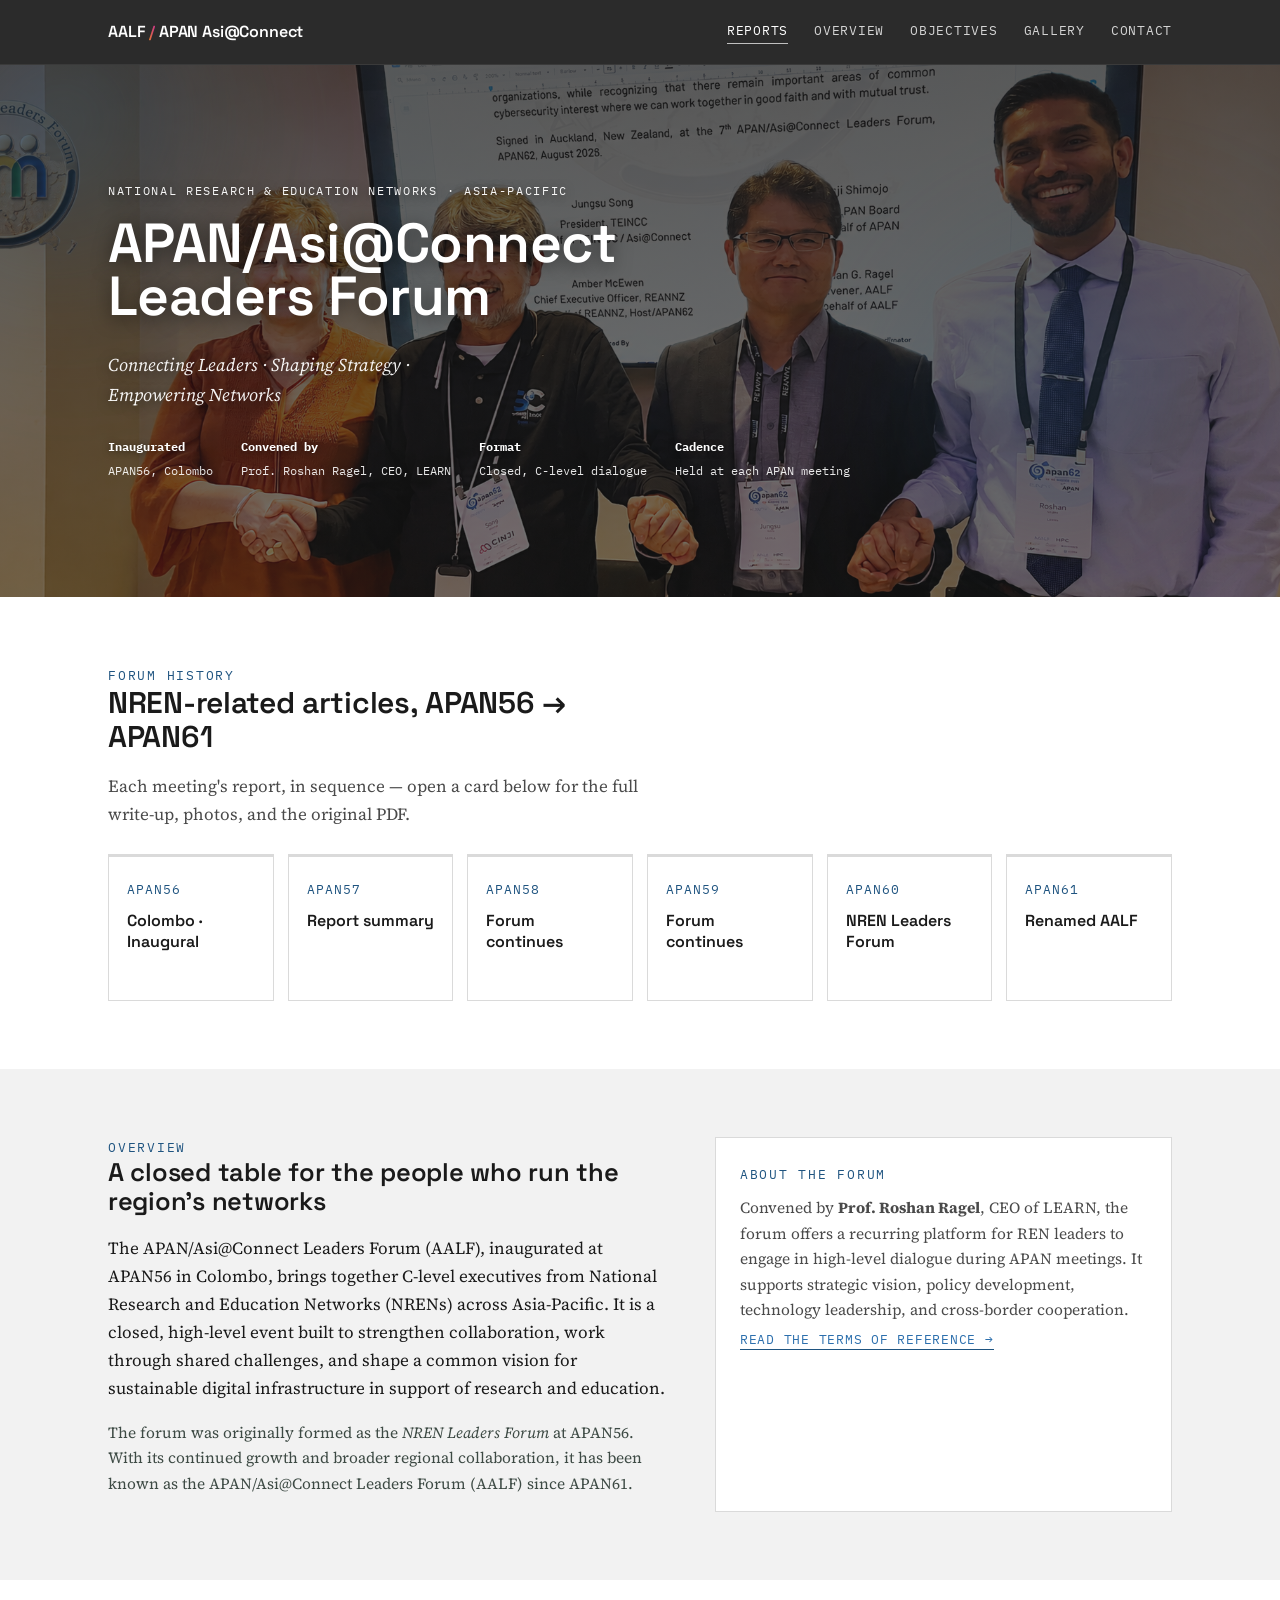
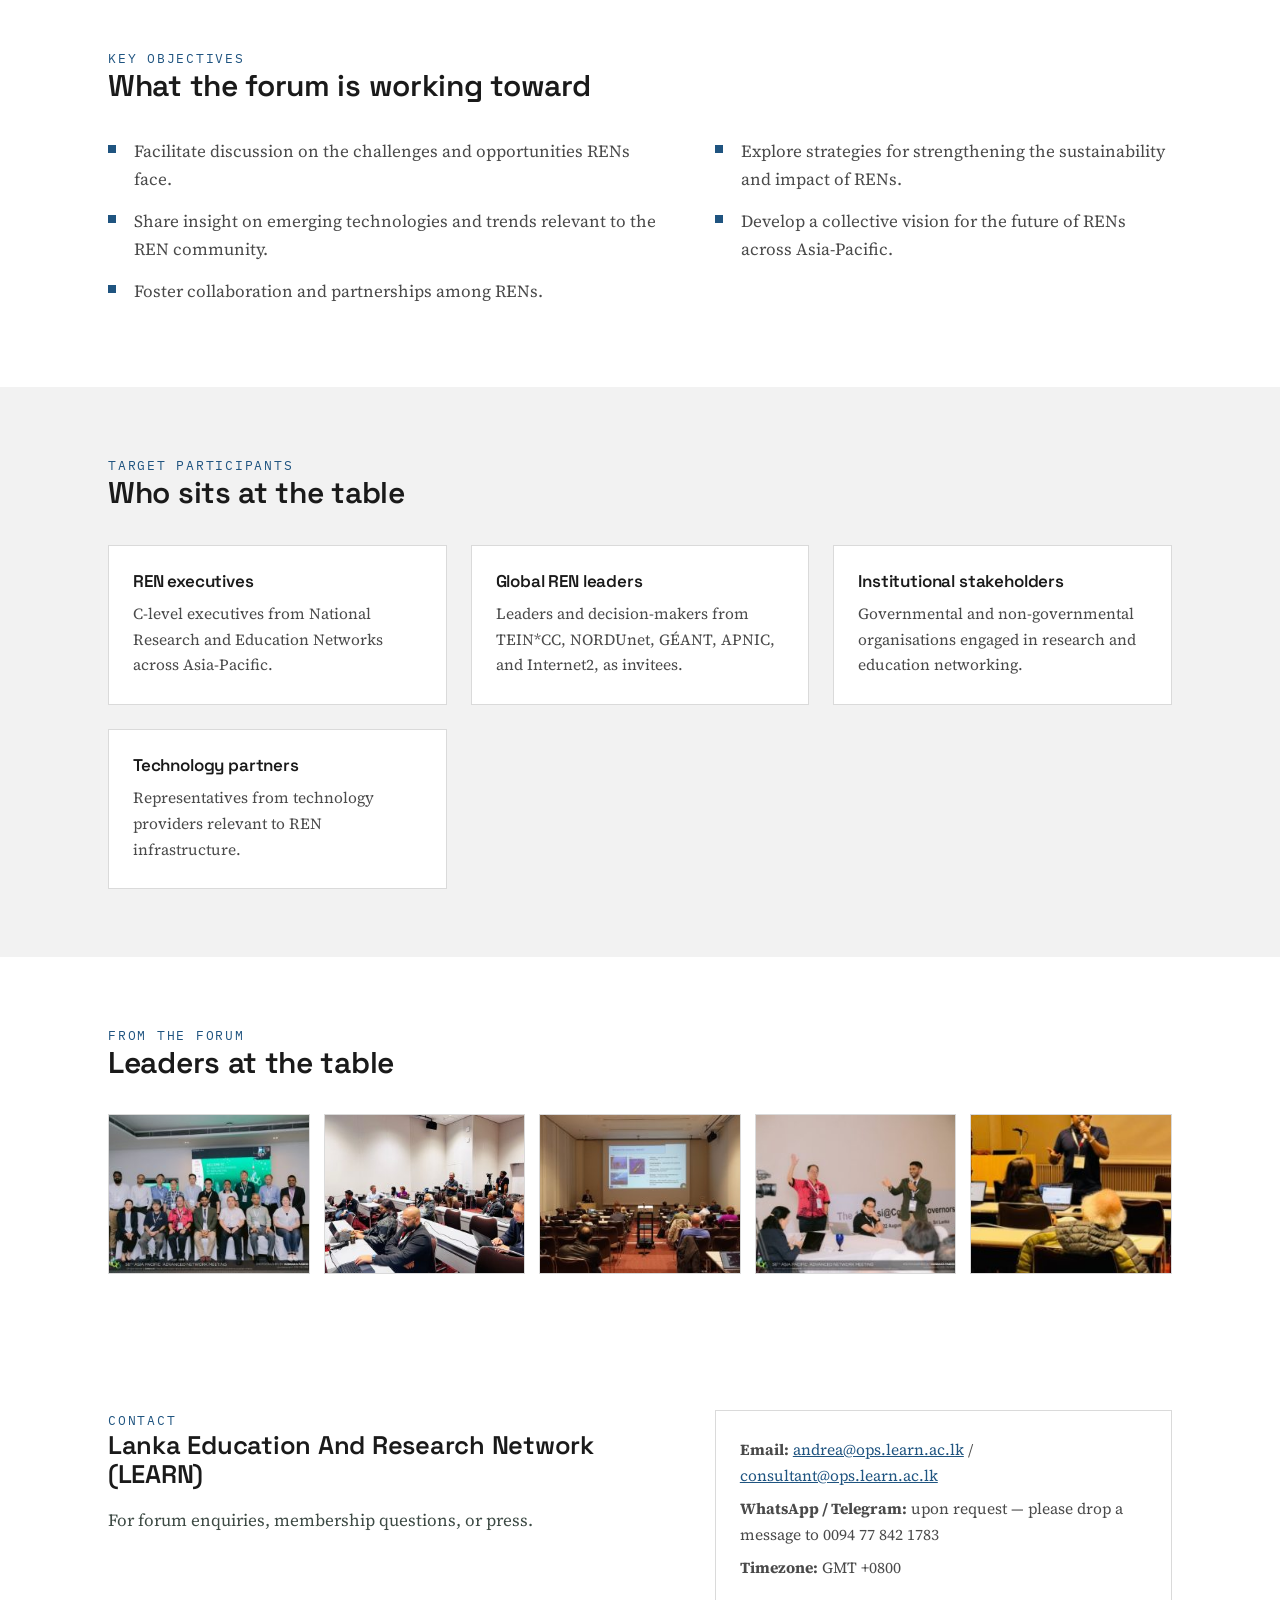
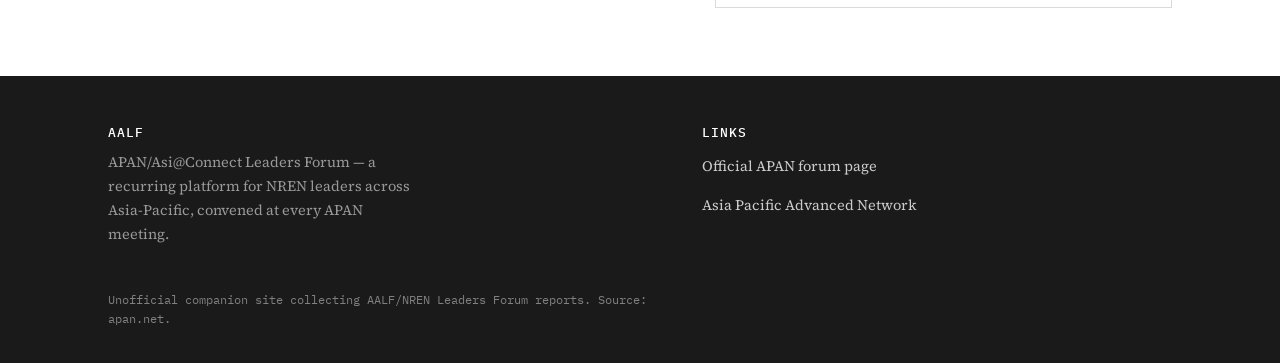
<file: index.html>
<!DOCTYPE html>
<html lang="en">
<head>
<meta charset="UTF-8">
<meta name="viewport" content="width=device-width, initial-scale=1.0">
<title>APAN/Asi@Connect Leaders Forum (AALF)</title>
<meta name="description" content="The APAN/Asi@Connect Leaders Forum (AALF) brings together NREN leaders across Asia-Pacific to shape strategy for sustainable research and education networking.">
<link rel="preconnect" href="https://fonts.googleapis.com">
<link rel="preconnect" href="https://fonts.gstatic.com" crossorigin>
<link href="https://fonts.googleapis.com/css2?family=Space+Grotesk:wght@500;600;700&family=Source+Serif+4:ital,wght@0,400;0,600;1,400&family=IBM+Plex+Mono:wght@400;500&display=swap" rel="stylesheet">
<link rel="stylesheet" href="assets/css/style.css">
</head>
<body>

<header class="site-header">
  <div class="wrap">
    <a class="brand" href="index.html">AALF <span>/</span> APAN Asi@Connect</a>
    <nav class="nav">
      <a href="#reports" class="active">Reports</a>
      <a href="#overview">Overview</a>
      <a href="#objectives">Objectives</a>
      <a href="#gallery">Gallery</a>
      <a href="#contact">Contact</a>
    </nav>
  </div>
</header>

<section class="hero">
  <div class="hero-net" id="hero-net"></div>
  <div class="wrap">
    <div class="hero-tag">National Research &amp; Education Networks · Asia-Pacific</div>
    <h1>APAN/Asi@Connect Leaders Forum</h1>
    <p class="hero-sub">Connecting Leaders · Shaping Strategy · Empowering Networks</p>
    <div class="hero-meta">
      <div><strong>Inaugurated</strong>APAN56, Colombo</div>
      <div><strong>Convened by</strong>Prof. Roshan Ragel, CEO, LEARN</div>
      <div><strong>Format</strong>Closed, C-level dialogue</div>
      <div><strong>Cadence</strong>Held at each APAN meeting</div>
    </div>
  </div>
</section>

<section id="reports">
  <div class="wrap">
    <div class="section-head" style="margin-bottom:26px;">
      <div class="eyebrow">Forum history</div>
      <h2>NREN-related articles, APAN56 → APAN61</h2>
      <p>Each meeting's report, in sequence — open a card below for the full write-up, photos, and the original PDF.</p>
    </div>
    <div class="report-grid">
      <a class="report-card" href="reports/apan56.html">
        <span class="report-card-num">APAN56</span>
        <span class="report-card-place">Colombo · Inaugural</span>
        <span class="report-card-go">Read report →</span>
      </a>
      <a class="report-card" href="reports/apan57.html">
        <span class="report-card-num">APAN57</span>
        <span class="report-card-place">Report summary</span>
        <span class="report-card-go">Read report →</span>
      </a>
      <a class="report-card" href="reports/apan58.html">
        <span class="report-card-num">APAN58</span>
        <span class="report-card-place">Forum continues</span>
        <span class="report-card-go">Read report →</span>
      </a>
      <a class="report-card" href="reports/apan59.html">
        <span class="report-card-num">APAN59</span>
        <span class="report-card-place">Forum continues</span>
        <span class="report-card-go">Read report →</span>
      </a>
      <a class="report-card" href="reports/apan60.html">
        <span class="report-card-num">APAN60</span>
        <span class="report-card-place">NREN Leaders Forum</span>
        <span class="report-card-go">Read report →</span>
      </a>
      <a class="report-card" href="reports/apan61.html">
        <span class="report-card-num">APAN61</span>
        <span class="report-card-place">Renamed AALF</span>
        <span class="report-card-go">Read report →</span>
      </a>
    </div>
  </div>
</section>

<section class="alt" id="overview">
  <div class="wrap grid-2">
    <div>
      <div class="eyebrow">Overview</div>
      <h2>A closed table for the people who run the region's networks</h2>
      <p>The APAN/Asi@Connect Leaders Forum (AALF), inaugurated at APAN56 in Colombo, brings together C-level
      executives from National Research and Education Networks (NRENs) across Asia-Pacific. It is a closed,
      high-level event built to strengthen collaboration, work through shared challenges, and shape a common
      vision for sustainable digital infrastructure in support of research and education.</p>
      <p style="margin-top:18px; color:#3D4A44; font-size:15.5px;">The forum was originally formed as the
      <em>NREN Leaders Forum</em> at APAN56. With its continued growth and broader regional collaboration,
      it has been known as the APAN/Asi@Connect Leaders Forum (AALF) since APAN61.</p>
    </div>
    <div class="card">
      <div class="eyebrow" style="margin-bottom:10px;">About the forum</div>
      <p>Convened by <strong>Prof. Roshan Ragel</strong>, CEO of LEARN, the forum offers a recurring platform
      for REN leaders to engage in high-level dialogue during APAN meetings. It supports strategic vision,
      policy development, technology leadership, and cross-border cooperation.</p>
      <a class="btn-ghost" href="https://docs.google.com/document/d/1ukxfy06CQ5Yj1dlctaGwEpVm75zBLn2deYqwDH8EM_g/edit?usp=drive_link" target="_blank" rel="noopener">Read the Terms of Reference →</a>
    </div>
  </div>
</section>

<section id="objectives">
  <div class="wrap">
    <div class="section-head">
      <div class="eyebrow">Key objectives</div>
      <h2>What the forum is working toward</h2>
    </div>
    <div class="grid-2">
      <ul class="check">
        <li>Facilitate discussion on the challenges and opportunities RENs face.</li>
        <li>Share insight on emerging technologies and trends relevant to the REN community.</li>
        <li>Foster collaboration and partnerships among RENs.</li>
      </ul>
      <ul class="check">
        <li>Explore strategies for strengthening the sustainability and impact of RENs.</li>
        <li>Develop a collective vision for the future of RENs across Asia-Pacific.</li>
      </ul>
    </div>
  </div>
</section>

<section class="alt" id="participants">
  <div class="wrap">
    <div class="section-head">
      <div class="eyebrow">Target participants</div>
      <h2>Who sits at the table</h2>
    </div>
    <div class="grid-3">
      <div class="card"><h3>REN executives</h3><p>C-level executives from National Research and Education Networks across Asia-Pacific.</p></div>
      <div class="card"><h3>Global REN leaders</h3><p>Leaders and decision-makers from TEIN*CC, NORDUnet, GÉANT, APNIC, and Internet2, as invitees.</p></div>
      <div class="card"><h3>Institutional stakeholders</h3><p>Governmental and non-governmental organisations engaged in research and education networking.</p></div>
      <div class="card"><h3>Technology partners</h3><p>Representatives from technology providers relevant to REN infrastructure.</p></div>
    </div>
  </div>
</section>

<section id="gallery">
  <div class="wrap">
    <div class="section-head">
      <div class="eyebrow">From the forum</div>
      <h2>Leaders at the table</h2>
    </div>
    <div class="grid-gallery">
      <img src="assets/img/gallery/nren1-300x200.jpg" alt="AALF forum session, delegates seated at the table">
      <img src="assets/img/gallery/nren2-300x225.jpg" alt="AALF forum session, group discussion">
      <img src="assets/img/gallery/nren3-300x200.jpg" alt="AALF forum session, delegates in conversation">
      <img src="assets/img/gallery/nren4-300x200.jpg" alt="AALF forum session, panel view">
      <img src="assets/img/gallery/nren5-225x300.jpg" alt="AALF forum session, delegate speaking">
    </div>
  </div>
</section>

<section id="contact">
  <div class="wrap grid-2">
    <div>
      <div class="eyebrow">Contact</div>
      <h2>Lanka Education And Research Network (LEARN)</h2>
      <p style="color:#3D4A44;">For forum enquiries, membership questions, or press.</p>
    </div>
    <div class="card">
      <p style="margin-bottom:8px;"><strong>Email:</strong> <a href="mailto:andrea@ops.learn.ac.lk">andrea@ops.learn.ac.lk</a> / <a href="mailto:consultant@ops.learn.ac.lk">consultant@ops.learn.ac.lk</a></p>
      <p style="margin-bottom:8px;"><strong>WhatsApp / Telegram:</strong> upon request — please drop a message to 0094 77 842 1783</p>
      <p style="margin:0;"><strong>Timezone:</strong> GMT +0800</p>
    </div>
  </div>
</section>

<footer>
  <div class="wrap">
    <div>
      <h4>AALF</h4>
      <p style="max-width:38ch; margin-top:10px;">APAN/Asi@Connect Leaders Forum — a recurring platform
      for NREN leaders across Asia-Pacific, convened at every APAN meeting.</p>
    </div>
    <div>
      <h4>Links</h4>
      <p><a href="https://apan.net/apan-asiaconnect-leaders-forum/" target="_blank" rel="noopener">Official APAN forum page</a></p>
      <p><a href="https://apan.net/" target="_blank" rel="noopener">Asia Pacific Advanced Network</a></p>
    </div>
  </div>
  <div class="wrap fine">Unofficial companion site collecting AALF/NREN Leaders Forum reports. Source: apan.net.</div>
</footer>

<script src="assets/js/network.js"></script>
</body>
</html>
</file>
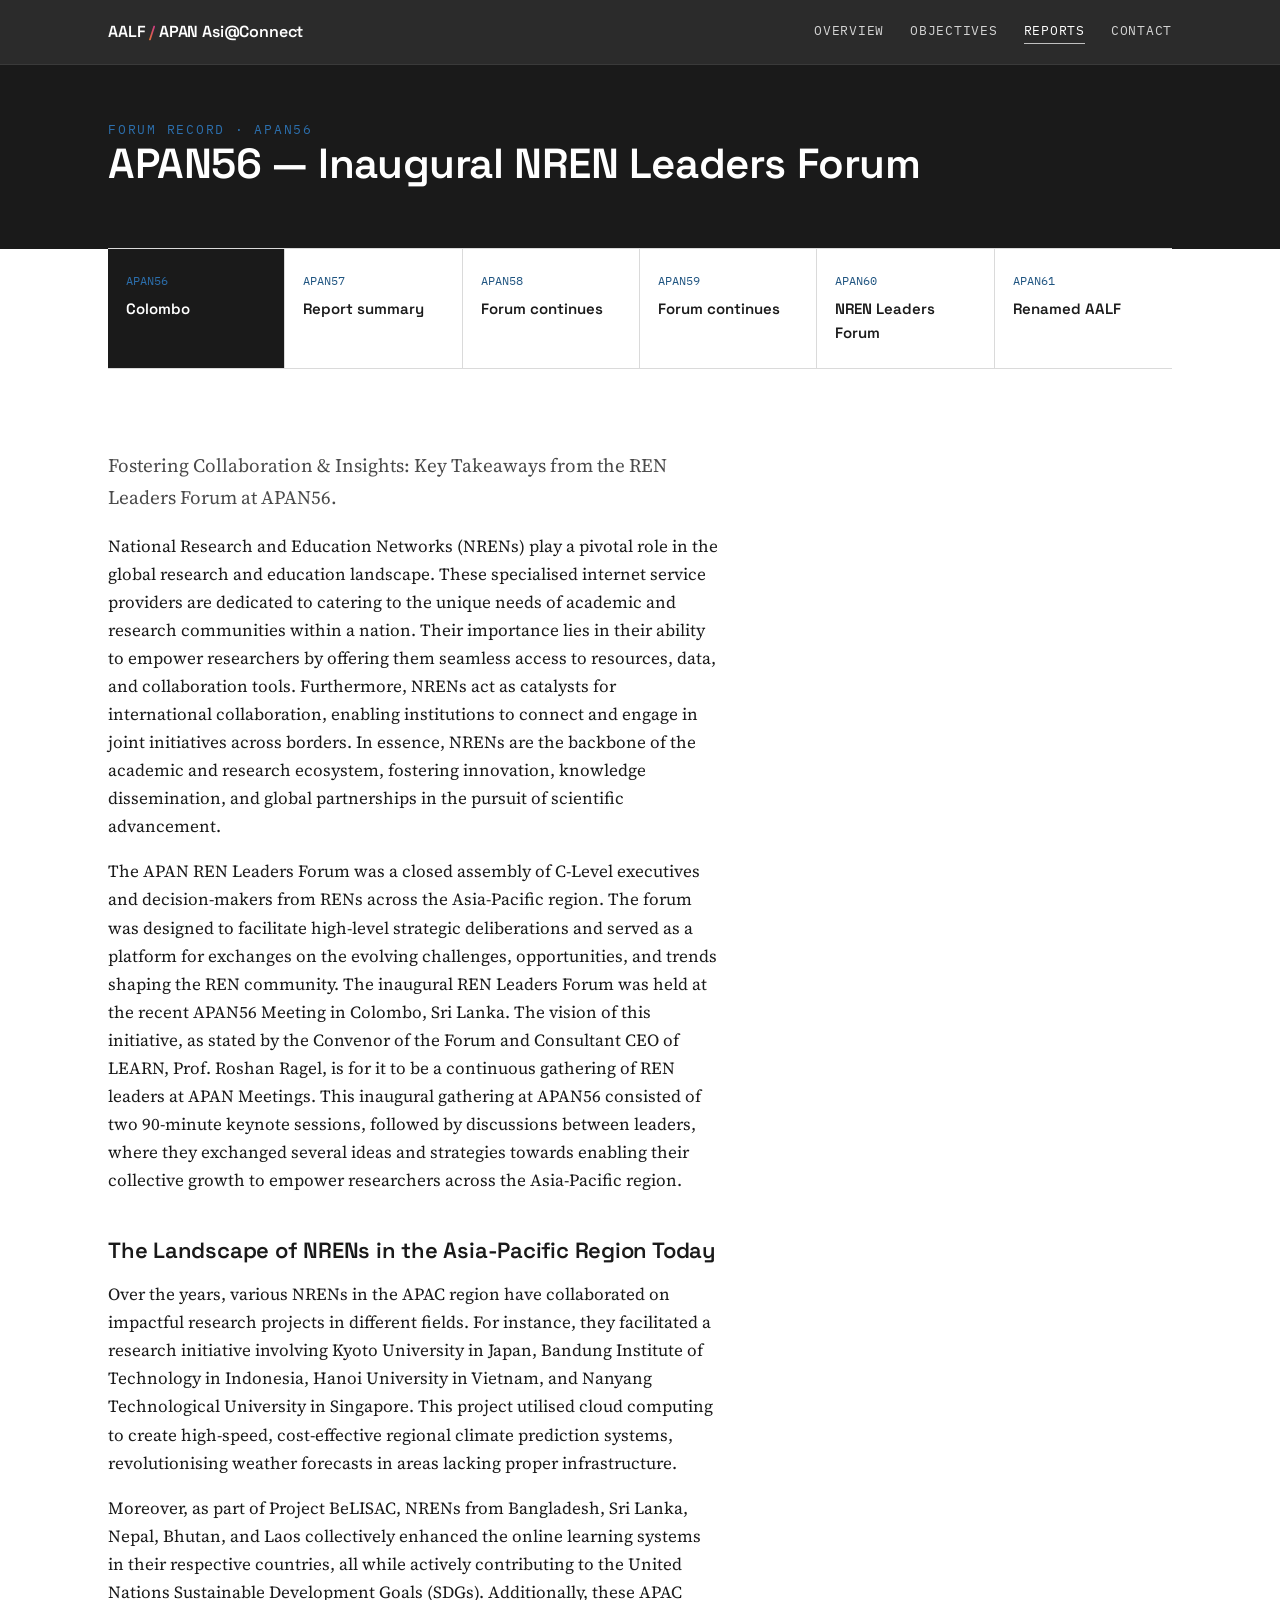
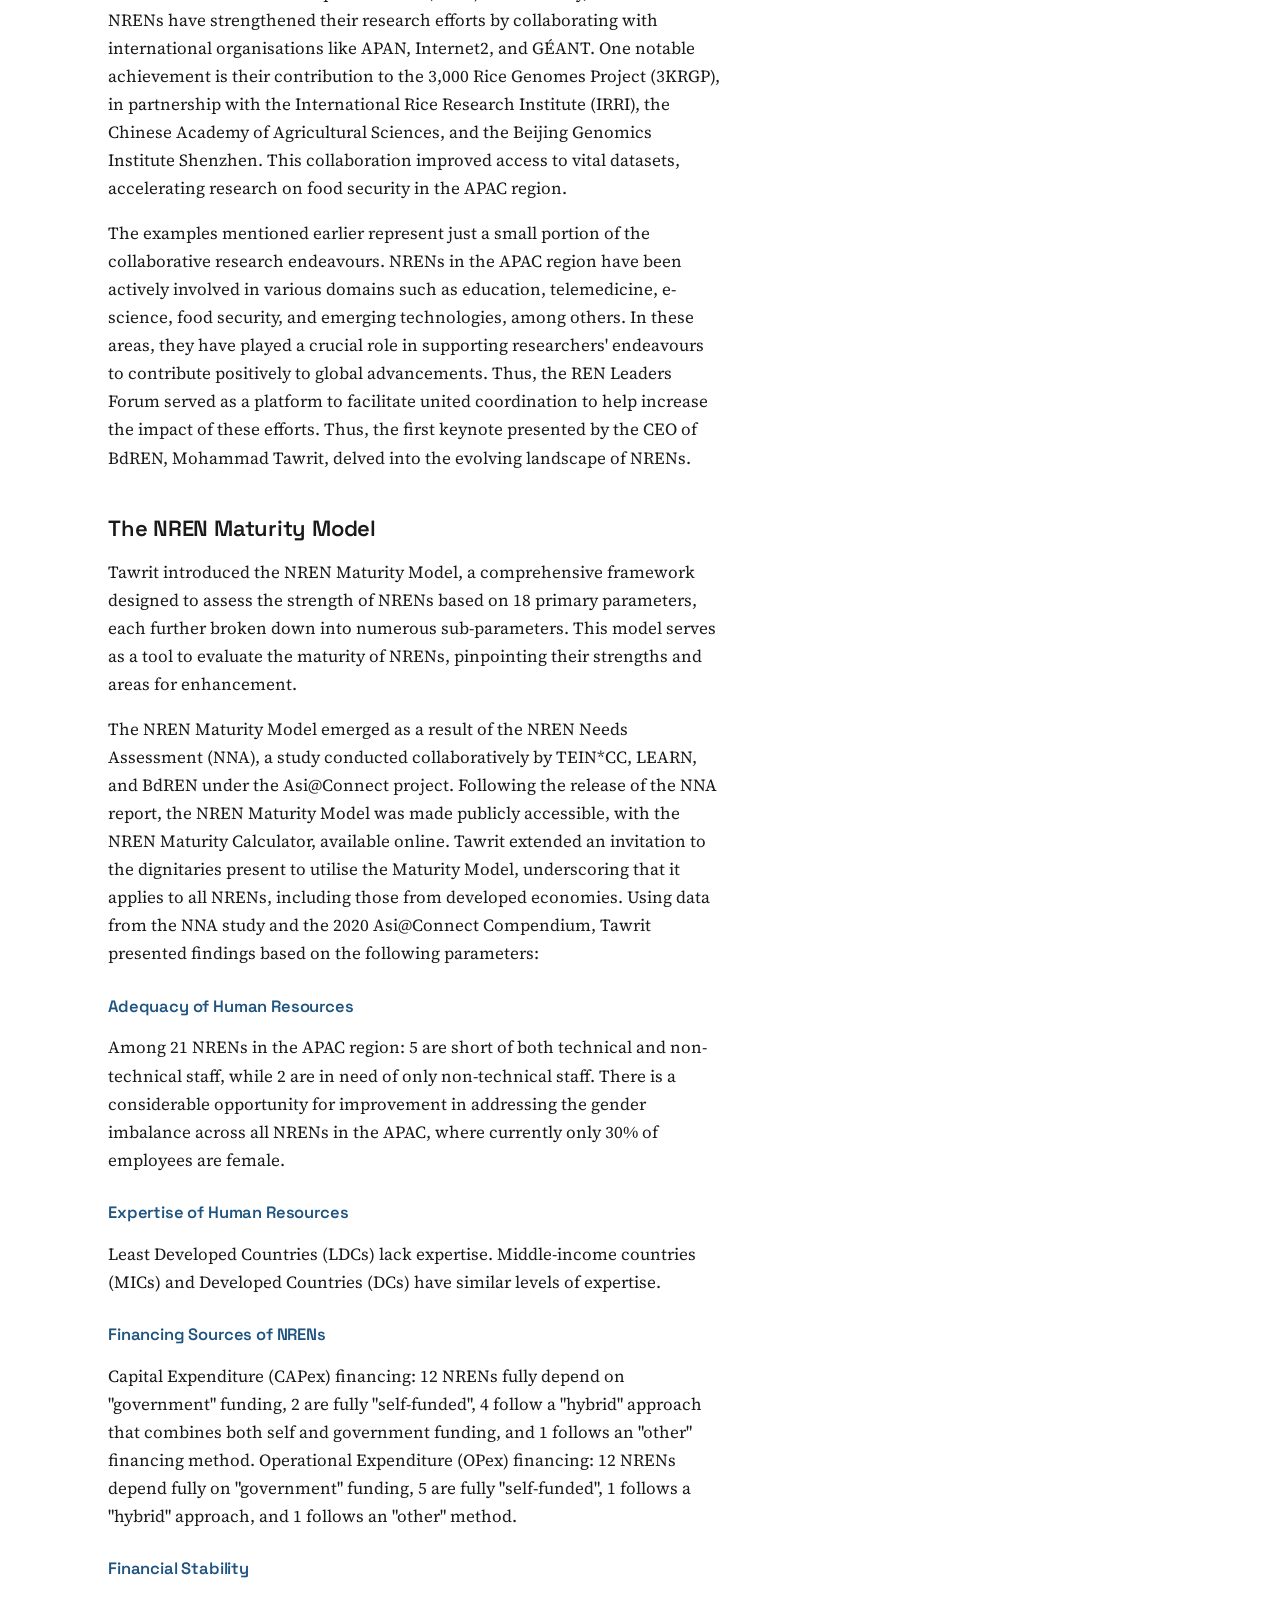
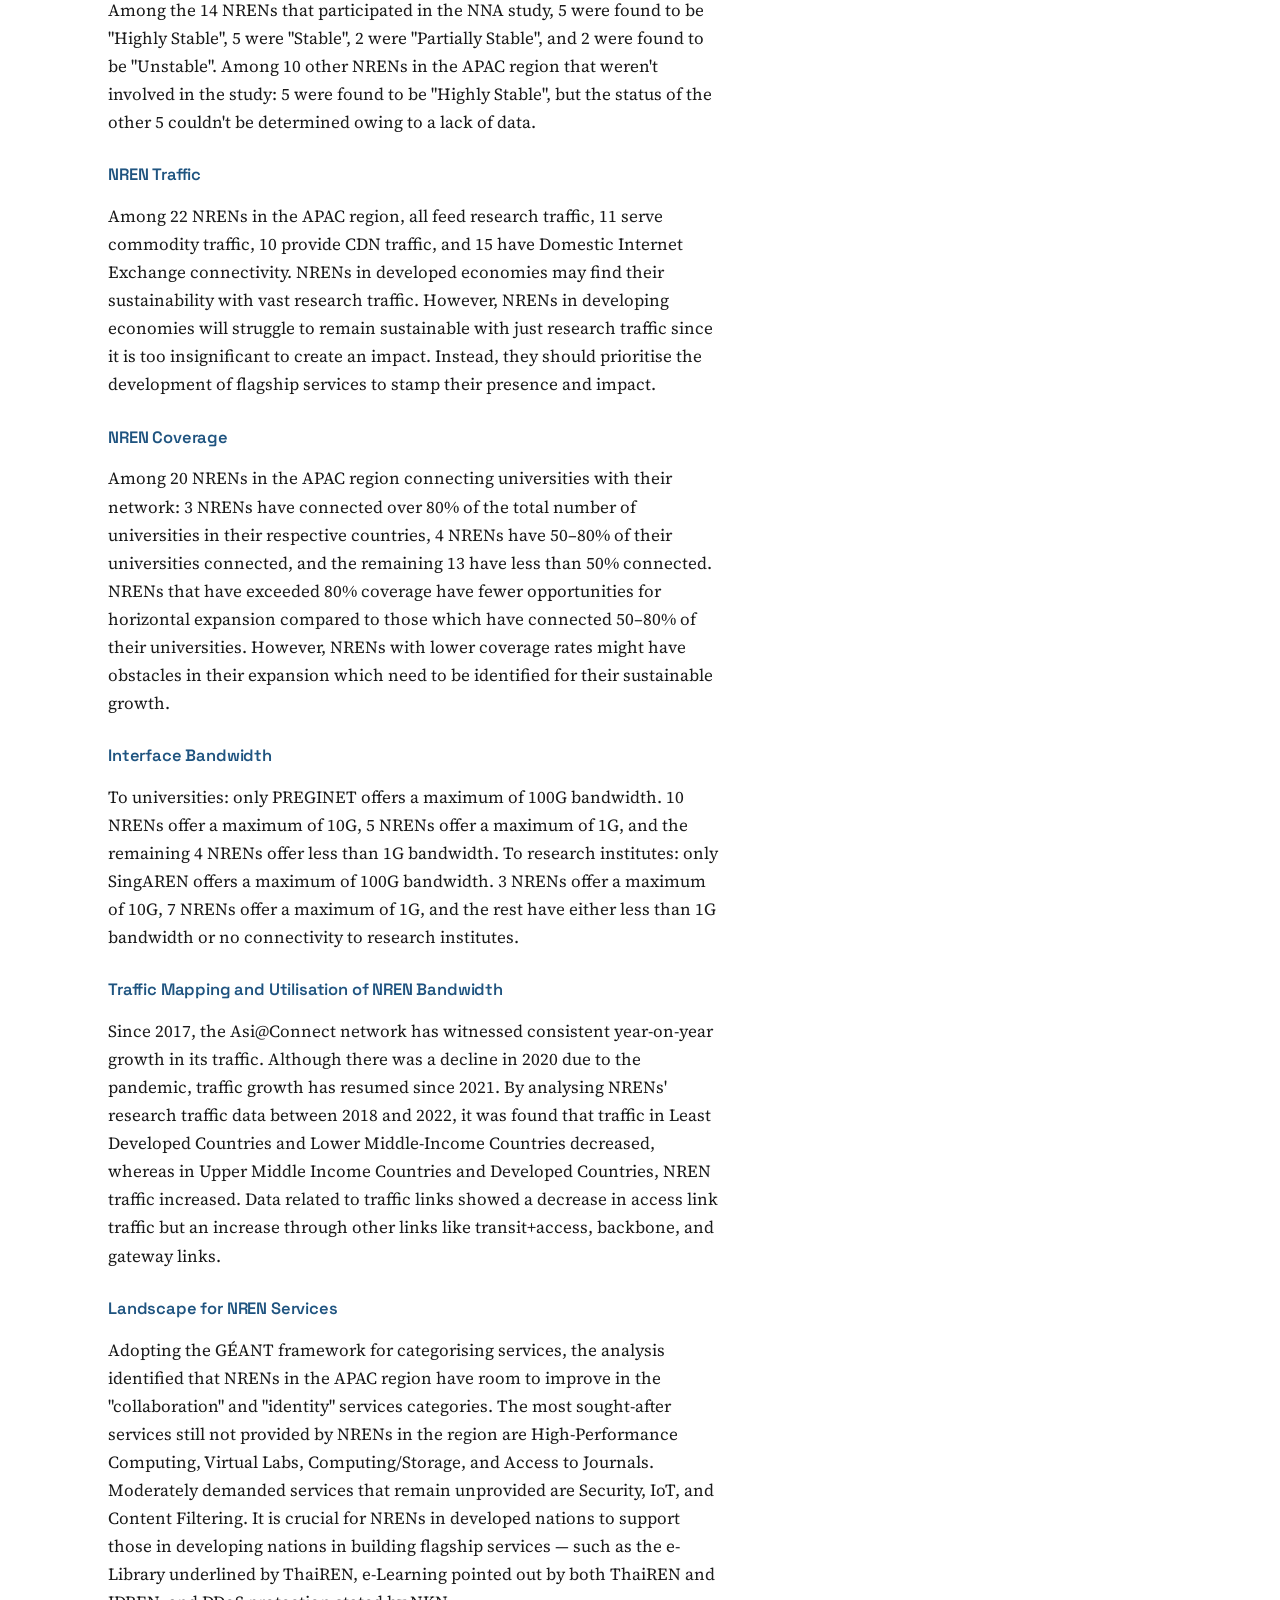
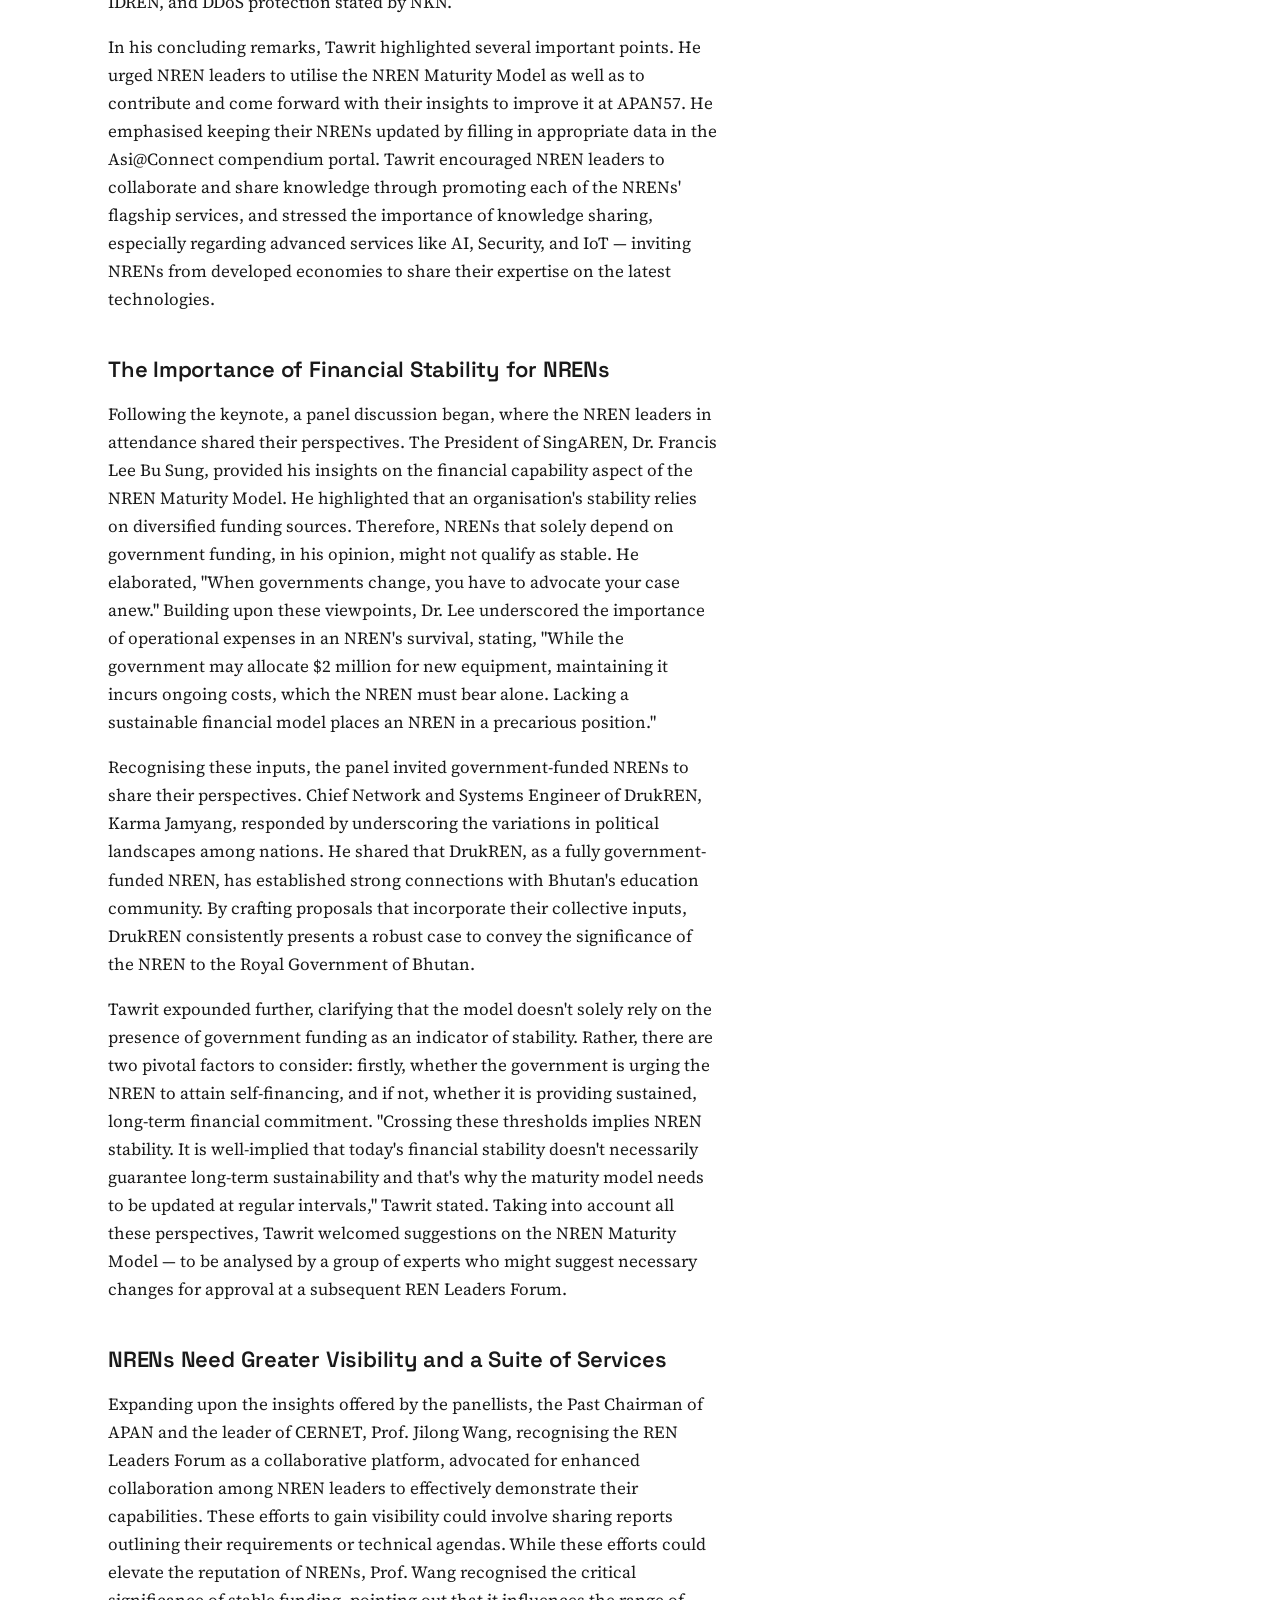
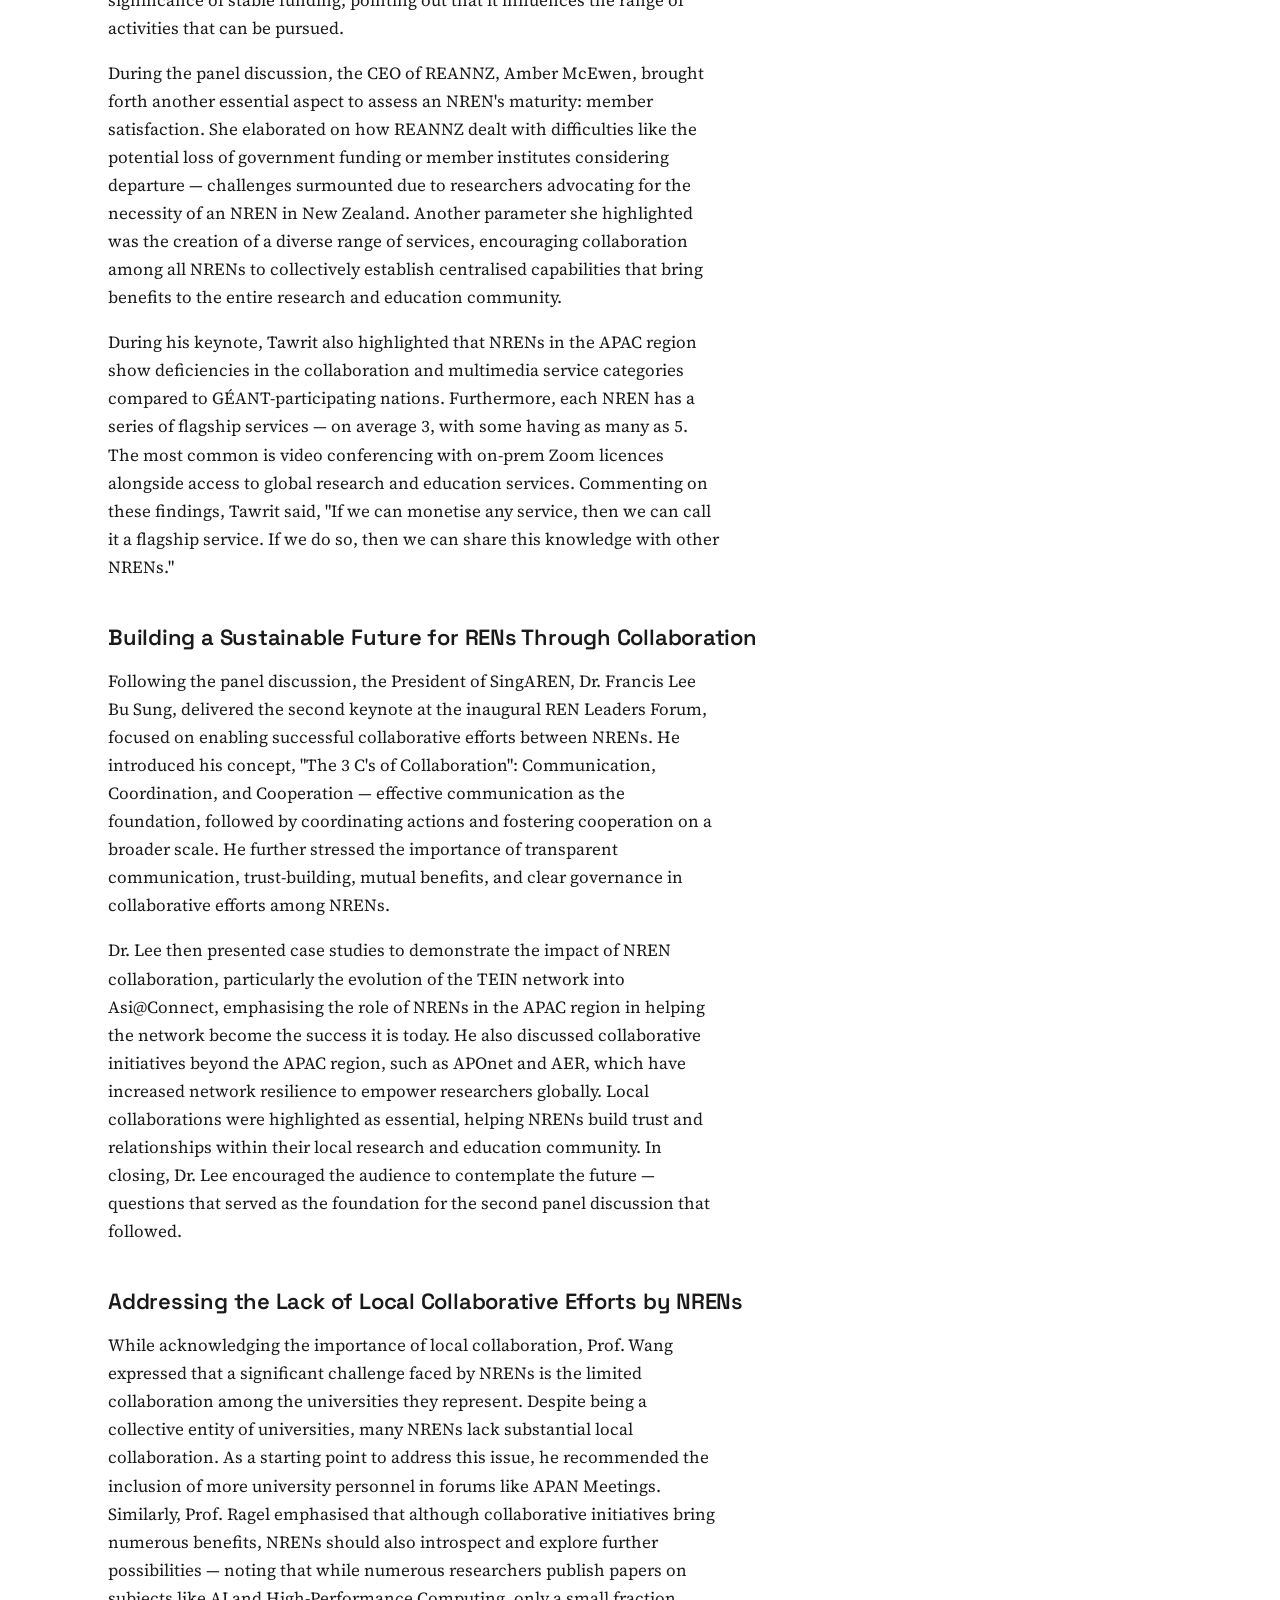
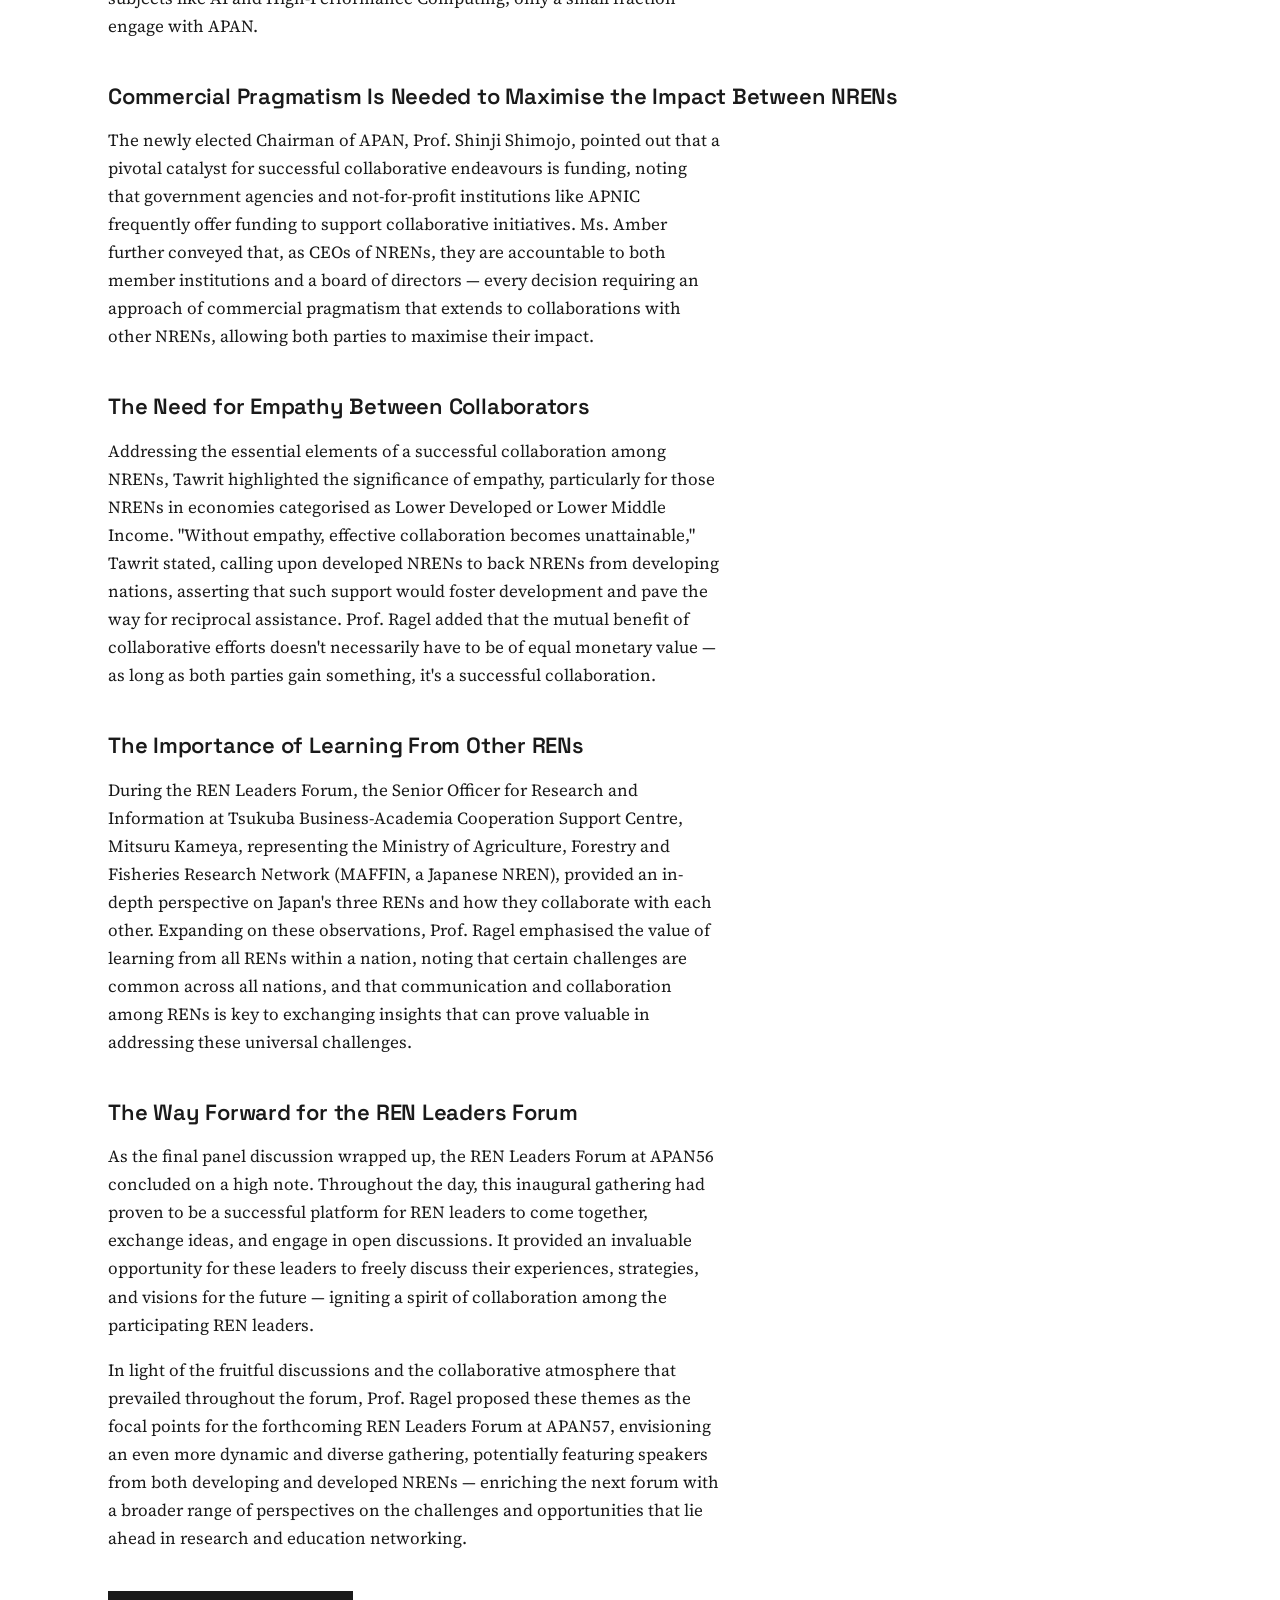
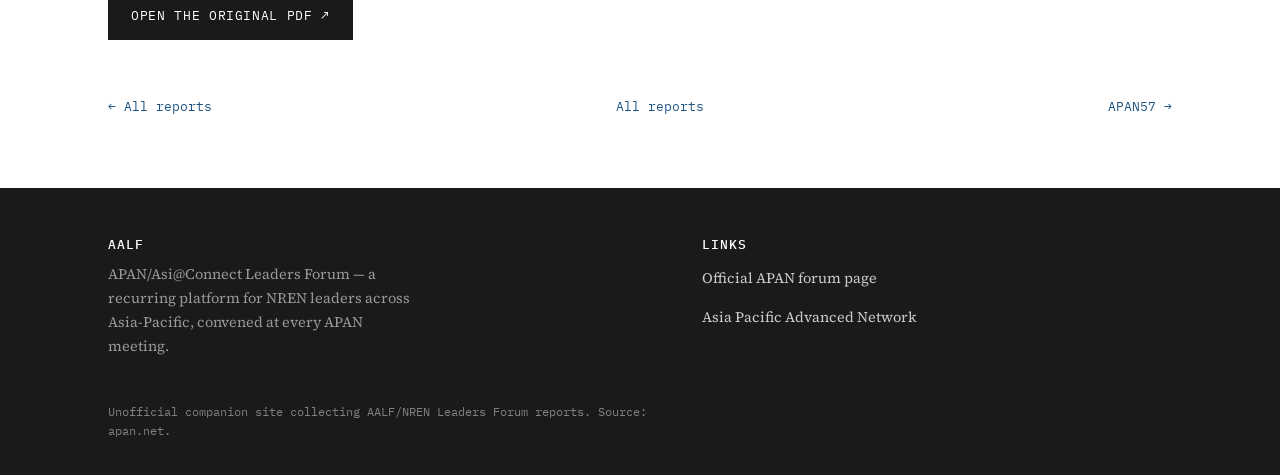
<file: reports/apan56.html>
<!DOCTYPE html>
<html lang="en">
<head>
<meta charset="UTF-8">
<meta name="viewport" content="width=device-width, initial-scale=1.0">
<title>APAN56 — Inaugural NREN Leaders Forum — AALF</title>
<meta name="description" content="APAN56 report — the inaugural NREN Leaders Forum in Colombo.">
<link rel="preconnect" href="https://fonts.googleapis.com">
<link rel="preconnect" href="https://fonts.gstatic.com" crossorigin>
<link href="https://fonts.googleapis.com/css2?family=Space+Grotesk:wght@500;600;700&family=Source+Serif+4:ital,wght@0,400;0,600;1,400&family=IBM+Plex+Mono:wght@400;500&display=swap" rel="stylesheet">
<link rel="stylesheet" href="../assets/css/style.css">
</head>
<body>

<header class="site-header">
  <div class="wrap">
    <a class="brand" href="../index.html">AALF <span>/</span> APAN Asi@Connect</a>
    <nav class="nav">
      <a href="../index.html#overview">Overview</a>
      <a href="../index.html#objectives">Objectives</a>
      <a href="../index.html#reports" class="active">Reports</a>
      <a href="../index.html#contact">Contact</a>
    </nav>
  </div>
</header>

<section class="report-hero">
  <div class="wrap">
    <div class="eyebrow">Forum record · APAN56</div>
    <h1>APAN56 — Inaugural NREN Leaders Forum</h1>
  </div>
</section>

<div class="wrap" style="padding:0 28px; margin-top: -1px;">
  <div class="timeline">
    <a class="node current" href="apan56.html"><span class="num">APAN56</span><span class="place">Colombo</span></a>
    <a class="node" href="apan57.html"><span class="num">APAN57</span><span class="place">Report summary</span></a>
    <a class="node" href="apan58.html"><span class="num">APAN58</span><span class="place">Forum continues</span></a>
    <a class="node" href="apan59.html"><span class="num">APAN59</span><span class="place">Forum continues</span></a>
    <a class="node" href="apan60.html"><span class="num">APAN60</span><span class="place">NREN Leaders Forum</span></a>
    <a class="node" href="apan61.html"><span class="num">APAN61</span><span class="place">Renamed AALF</span></a>
  </div>
</div>

<section class="report-body">
  <div class="wrap">
    <p class="lede">Fostering Collaboration &amp; Insights: Key Takeaways from the REN Leaders Forum at APAN56.</p>

    <p>National Research and Education Networks (NRENs) play a pivotal role in the global research and education landscape. These specialised internet service providers are dedicated to catering to the unique needs of academic and research communities within a nation. Their importance lies in their ability to empower researchers by offering them seamless access to resources, data, and collaboration tools. Furthermore, NRENs act as catalysts for international collaboration, enabling institutions to connect and engage in joint initiatives across borders. In essence, NRENs are the backbone of the academic and research ecosystem, fostering innovation, knowledge dissemination, and global partnerships in the pursuit of scientific advancement.</p>

    <p>The APAN REN Leaders Forum was a closed assembly of C-Level executives and decision-makers from RENs across the Asia-Pacific region. The forum was designed to facilitate high-level strategic deliberations and served as a platform for exchanges on the evolving challenges, opportunities, and trends shaping the REN community. The inaugural REN Leaders Forum was held at the recent APAN56 Meeting in Colombo, Sri Lanka. The vision of this initiative, as stated by the Convenor of the Forum and Consultant CEO of LEARN, Prof. Roshan Ragel, is for it to be a continuous gathering of REN leaders at APAN Meetings. This inaugural gathering at APAN56 consisted of two 90-minute keynote sessions, followed by discussions between leaders, where they exchanged several ideas and strategies towards enabling their collective growth to empower researchers across the Asia-Pacific region.</p>

    <h3>The Landscape of NRENs in the Asia-Pacific Region Today</h3>
    <p>Over the years, various NRENs in the APAC region have collaborated on impactful research projects in different fields. For instance, they facilitated a research initiative involving Kyoto University in Japan, Bandung Institute of Technology in Indonesia, Hanoi University in Vietnam, and Nanyang Technological University in Singapore. This project utilised cloud computing to create high-speed, cost-effective regional climate prediction systems, revolutionising weather forecasts in areas lacking proper infrastructure.</p>
    <p>Moreover, as part of Project BeLISAC, NRENs from Bangladesh, Sri Lanka, Nepal, Bhutan, and Laos collectively enhanced the online learning systems in their respective countries, all while actively contributing to the United Nations Sustainable Development Goals (SDGs). Additionally, these APAC NRENs have strengthened their research efforts by collaborating with international organisations like APAN, Internet2, and GÉANT. One notable achievement is their contribution to the 3,000 Rice Genomes Project (3KRGP), in partnership with the International Rice Research Institute (IRRI), the Chinese Academy of Agricultural Sciences, and the Beijing Genomics Institute Shenzhen. This collaboration improved access to vital datasets, accelerating research on food security in the APAC region.</p>
    <p>The examples mentioned earlier represent just a small portion of the collaborative research endeavours. NRENs in the APAC region have been actively involved in various domains such as education, telemedicine, e-science, food security, and emerging technologies, among others. In these areas, they have played a crucial role in supporting researchers' endeavours to contribute positively to global advancements. Thus, the REN Leaders Forum served as a platform to facilitate united coordination to help increase the impact of these efforts. Thus, the first keynote presented by the CEO of BdREN, Mohammad Tawrit, delved into the evolving landscape of NRENs.</p>

    <h3>The NREN Maturity Model</h3>
    <p>Tawrit introduced the NREN Maturity Model, a comprehensive framework designed to assess the strength of NRENs based on 18 primary parameters, each further broken down into numerous sub-parameters. This model serves as a tool to evaluate the maturity of NRENs, pinpointing their strengths and areas for enhancement.</p>
    <p>The NREN Maturity Model emerged as a result of the NREN Needs Assessment (NNA), a study conducted collaboratively by TEIN*CC, LEARN, and BdREN under the Asi@Connect project. Following the release of the NNA report, the NREN Maturity Model was made publicly accessible, with the NREN Maturity Calculator, available online. Tawrit extended an invitation to the dignitaries present to utilise the Maturity Model, underscoring that it applies to all NRENs, including those from developed economies. Using data from the NNA study and the 2020 Asi@Connect Compendium, Tawrit presented findings based on the following parameters:</p>

    <h4>Adequacy of Human Resources</h4>
    <p>Among 21 NRENs in the APAC region: 5 are short of both technical and non-technical staff, while 2 are in need of only non-technical staff. There is a considerable opportunity for improvement in addressing the gender imbalance across all NRENs in the APAC, where currently only 30% of employees are female.</p>

    <h4>Expertise of Human Resources</h4>
    <p>Least Developed Countries (LDCs) lack expertise. Middle-income countries (MICs) and Developed Countries (DCs) have similar levels of expertise.</p>

    <h4>Financing Sources of NRENs</h4>
    <p>Capital Expenditure (CAPex) financing: 12 NRENs fully depend on "government" funding, 2 are fully "self-funded", 4 follow a "hybrid" approach that combines both self and government funding, and 1 follows an "other" financing method. Operational Expenditure (OPex) financing: 12 NRENs depend fully on "government" funding, 5 are fully "self-funded", 1 follows a "hybrid" approach, and 1 follows an "other" method.</p>

    <h4>Financial Stability</h4>
    <p>Among the 14 NRENs that participated in the NNA study, 5 were found to be "Highly Stable", 5 were "Stable", 2 were "Partially Stable", and 2 were found to be "Unstable". Among 10 other NRENs in the APAC region that weren't involved in the study: 5 were found to be "Highly Stable", but the status of the other 5 couldn't be determined owing to a lack of data.</p>

    <h4>NREN Traffic</h4>
    <p>Among 22 NRENs in the APAC region, all feed research traffic, 11 serve commodity traffic, 10 provide CDN traffic, and 15 have Domestic Internet Exchange connectivity. NRENs in developed economies may find their sustainability with vast research traffic. However, NRENs in developing economies will struggle to remain sustainable with just research traffic since it is too insignificant to create an impact. Instead, they should prioritise the development of flagship services to stamp their presence and impact.</p>

    <h4>NREN Coverage</h4>
    <p>Among 20 NRENs in the APAC region connecting universities with their network: 3 NRENs have connected over 80% of the total number of universities in their respective countries, 4 NRENs have 50–80% of their universities connected, and the remaining 13 have less than 50% connected. NRENs that have exceeded 80% coverage have fewer opportunities for horizontal expansion compared to those which have connected 50–80% of their universities. However, NRENs with lower coverage rates might have obstacles in their expansion which need to be identified for their sustainable growth.</p>

    <h4>Interface Bandwidth</h4>
    <p>To universities: only PREGINET offers a maximum of 100G bandwidth. 10 NRENs offer a maximum of 10G, 5 NRENs offer a maximum of 1G, and the remaining 4 NRENs offer less than 1G bandwidth. To research institutes: only SingAREN offers a maximum of 100G bandwidth. 3 NRENs offer a maximum of 10G, 7 NRENs offer a maximum of 1G, and the rest have either less than 1G bandwidth or no connectivity to research institutes.</p>

    <h4>Traffic Mapping and Utilisation of NREN Bandwidth</h4>
    <p>Since 2017, the Asi@Connect network has witnessed consistent year-on-year growth in its traffic. Although there was a decline in 2020 due to the pandemic, traffic growth has resumed since 2021. By analysing NRENs' research traffic data between 2018 and 2022, it was found that traffic in Least Developed Countries and Lower Middle-Income Countries decreased, whereas in Upper Middle Income Countries and Developed Countries, NREN traffic increased. Data related to traffic links showed a decrease in access link traffic but an increase through other links like transit+access, backbone, and gateway links.</p>

    <h4>Landscape for NREN Services</h4>
    <p>Adopting the GÉANT framework for categorising services, the analysis identified that NRENs in the APAC region have room to improve in the "collaboration" and "identity" services categories. The most sought-after services still not provided by NRENs in the region are High-Performance Computing, Virtual Labs, Computing/Storage, and Access to Journals. Moderately demanded services that remain unprovided are Security, IoT, and Content Filtering. It is crucial for NRENs in developed nations to support those in developing nations in building flagship services — such as the e-Library underlined by ThaiREN, e-Learning pointed out by both ThaiREN and IDREN, and DDoS protection stated by NKN.</p>

    <p>In his concluding remarks, Tawrit highlighted several important points. He urged NREN leaders to utilise the NREN Maturity Model as well as to contribute and come forward with their insights to improve it at APAN57. He emphasised keeping their NRENs updated by filling in appropriate data in the Asi@Connect compendium portal. Tawrit encouraged NREN leaders to collaborate and share knowledge through promoting each of the NRENs' flagship services, and stressed the importance of knowledge sharing, especially regarding advanced services like AI, Security, and IoT — inviting NRENs from developed economies to share their expertise on the latest technologies.</p>

    <h3>The Importance of Financial Stability for NRENs</h3>
    <p>Following the keynote, a panel discussion began, where the NREN leaders in attendance shared their perspectives. The President of SingAREN, Dr. Francis Lee Bu Sung, provided his insights on the financial capability aspect of the NREN Maturity Model. He highlighted that an organisation's stability relies on diversified funding sources. Therefore, NRENs that solely depend on government funding, in his opinion, might not qualify as stable. He elaborated, "When governments change, you have to advocate your case anew." Building upon these viewpoints, Dr. Lee underscored the importance of operational expenses in an NREN's survival, stating, "While the government may allocate $2 million for new equipment, maintaining it incurs ongoing costs, which the NREN must bear alone. Lacking a sustainable financial model places an NREN in a precarious position."</p>
    <p>Recognising these inputs, the panel invited government-funded NRENs to share their perspectives. Chief Network and Systems Engineer of DrukREN, Karma Jamyang, responded by underscoring the variations in political landscapes among nations. He shared that DrukREN, as a fully government-funded NREN, has established strong connections with Bhutan's education community. By crafting proposals that incorporate their collective inputs, DrukREN consistently presents a robust case to convey the significance of the NREN to the Royal Government of Bhutan.</p>
    <p>Tawrit expounded further, clarifying that the model doesn't solely rely on the presence of government funding as an indicator of stability. Rather, there are two pivotal factors to consider: firstly, whether the government is urging the NREN to attain self-financing, and if not, whether it is providing sustained, long-term financial commitment. "Crossing these thresholds implies NREN stability. It is well-implied that today's financial stability doesn't necessarily guarantee long-term sustainability and that's why the maturity model needs to be updated at regular intervals," Tawrit stated. Taking into account all these perspectives, Tawrit welcomed suggestions on the NREN Maturity Model — to be analysed by a group of experts who might suggest necessary changes for approval at a subsequent REN Leaders Forum.</p>

    <h3>NRENs Need Greater Visibility and a Suite of Services</h3>
    <p>Expanding upon the insights offered by the panellists, the Past Chairman of APAN and the leader of CERNET, Prof. Jilong Wang, recognising the REN Leaders Forum as a collaborative platform, advocated for enhanced collaboration among NREN leaders to effectively demonstrate their capabilities. These efforts to gain visibility could involve sharing reports outlining their requirements or technical agendas. While these efforts could elevate the reputation of NRENs, Prof. Wang recognised the critical significance of stable funding, pointing out that it influences the range of activities that can be pursued.</p>
    <p>During the panel discussion, the CEO of REANNZ, Amber McEwen, brought forth another essential aspect to assess an NREN's maturity: member satisfaction. She elaborated on how REANNZ dealt with difficulties like the potential loss of government funding or member institutes considering departure — challenges surmounted due to researchers advocating for the necessity of an NREN in New Zealand. Another parameter she highlighted was the creation of a diverse range of services, encouraging collaboration among all NRENs to collectively establish centralised capabilities that bring benefits to the entire research and education community.</p>
    <p>During his keynote, Tawrit also highlighted that NRENs in the APAC region show deficiencies in the collaboration and multimedia service categories compared to GÉANT-participating nations. Furthermore, each NREN has a series of flagship services — on average 3, with some having as many as 5. The most common is video conferencing with on-prem Zoom licences alongside access to global research and education services. Commenting on these findings, Tawrit said, "If we can monetise any service, then we can call it a flagship service. If we do so, then we can share this knowledge with other NRENs."</p>

    <h3>Building a Sustainable Future for RENs Through Collaboration</h3>
    <p>Following the panel discussion, the President of SingAREN, Dr. Francis Lee Bu Sung, delivered the second keynote at the inaugural REN Leaders Forum, focused on enabling successful collaborative efforts between NRENs. He introduced his concept, "The 3 C's of Collaboration": Communication, Coordination, and Cooperation — effective communication as the foundation, followed by coordinating actions and fostering cooperation on a broader scale. He further stressed the importance of transparent communication, trust-building, mutual benefits, and clear governance in collaborative efforts among NRENs.</p>
    <p>Dr. Lee then presented case studies to demonstrate the impact of NREN collaboration, particularly the evolution of the TEIN network into Asi@Connect, emphasising the role of NRENs in the APAC region in helping the network become the success it is today. He also discussed collaborative initiatives beyond the APAC region, such as APOnet and AER, which have increased network resilience to empower researchers globally. Local collaborations were highlighted as essential, helping NRENs build trust and relationships within their local research and education community. In closing, Dr. Lee encouraged the audience to contemplate the future — questions that served as the foundation for the second panel discussion that followed.</p>

    <h3>Addressing the Lack of Local Collaborative Efforts by NRENs</h3>
    <p>While acknowledging the importance of local collaboration, Prof. Wang expressed that a significant challenge faced by NRENs is the limited collaboration among the universities they represent. Despite being a collective entity of universities, many NRENs lack substantial local collaboration. As a starting point to address this issue, he recommended the inclusion of more university personnel in forums like APAN Meetings. Similarly, Prof. Ragel emphasised that although collaborative initiatives bring numerous benefits, NRENs should also introspect and explore further possibilities — noting that while numerous researchers publish papers on subjects like AI and High-Performance Computing, only a small fraction engage with APAN.</p>

    <h3>Commercial Pragmatism Is Needed to Maximise the Impact Between NRENs</h3>
    <p>The newly elected Chairman of APAN, Prof. Shinji Shimojo, pointed out that a pivotal catalyst for successful collaborative endeavours is funding, noting that government agencies and not-for-profit institutions like APNIC frequently offer funding to support collaborative initiatives. Ms. Amber further conveyed that, as CEOs of NRENs, they are accountable to both member institutions and a board of directors — every decision requiring an approach of commercial pragmatism that extends to collaborations with other NRENs, allowing both parties to maximise their impact.</p>

    <h3>The Need for Empathy Between Collaborators</h3>
    <p>Addressing the essential elements of a successful collaboration among NRENs, Tawrit highlighted the significance of empathy, particularly for those NRENs in economies categorised as Lower Developed or Lower Middle Income. "Without empathy, effective collaboration becomes unattainable," Tawrit stated, calling upon developed NRENs to back NRENs from developing nations, asserting that such support would foster development and pave the way for reciprocal assistance. Prof. Ragel added that the mutual benefit of collaborative efforts doesn't necessarily have to be of equal monetary value — as long as both parties gain something, it's a successful collaboration.</p>

    <h3>The Importance of Learning From Other RENs</h3>
    <p>During the REN Leaders Forum, the Senior Officer for Research and Information at Tsukuba Business-Academia Cooperation Support Centre, Mitsuru Kameya, representing the Ministry of Agriculture, Forestry and Fisheries Research Network (MAFFIN, a Japanese NREN), provided an in-depth perspective on Japan's three RENs and how they collaborate with each other. Expanding on these observations, Prof. Ragel emphasised the value of learning from all RENs within a nation, noting that certain challenges are common across all nations, and that communication and collaboration among RENs is key to exchanging insights that can prove valuable in addressing these universal challenges.</p>

    <h3>The Way Forward for the REN Leaders Forum</h3>
    <p>As the final panel discussion wrapped up, the REN Leaders Forum at APAN56 concluded on a high note. Throughout the day, this inaugural gathering had proven to be a successful platform for REN leaders to come together, exchange ideas, and engage in open discussions. It provided an invaluable opportunity for these leaders to freely discuss their experiences, strategies, and visions for the future — igniting a spirit of collaboration among the participating REN leaders.</p>
    <p>In light of the fruitful discussions and the collaborative atmosphere that prevailed throughout the forum, Prof. Ragel proposed these themes as the focal points for the forthcoming REN Leaders Forum at APAN57, envisioning an even more dynamic and diverse gathering, potentially featuring speakers from both developing and developed NRENs — enriching the next forum with a broader range of perspectives on the challenges and opportunities that lie ahead in research and education networking.</p>

    <a class="pdf-cta" href="https://apan.net/wp-content/uploads/2025/07/APAN56.pdf" target="_blank" rel="noopener">Open the original PDF ↗</a>
  </div>
</section>

<div class="wrap">
  <div class="report-nav">
    <a href="../index.html#reports" class="">← All reports</a>
    <a href="../index.html#reports">All reports</a>
    <a href="apan57.html" class="">APAN57 →</a>
  </div>
</div>

<footer>
  <div class="wrap">
    <div>
      <h4>AALF</h4>
      <p style="max-width:38ch; margin-top:10px;">APAN/Asi@Connect Leaders Forum — a recurring platform
      for NREN leaders across Asia-Pacific, convened at every APAN meeting.</p>
    </div>
    <div>
      <h4>Links</h4>
      <p><a href="https://apan.net/apan-asiaconnect-leaders-forum/" target="_blank" rel="noopener">Official APAN forum page</a></p>
      <p><a href="https://apan.net/" target="_blank" rel="noopener">Asia Pacific Advanced Network</a></p>
    </div>
  </div>
  <div class="wrap fine">Unofficial companion site collecting AALF/NREN Leaders Forum reports. Source: apan.net.</div>
</footer>

</body>
</html>
</file>
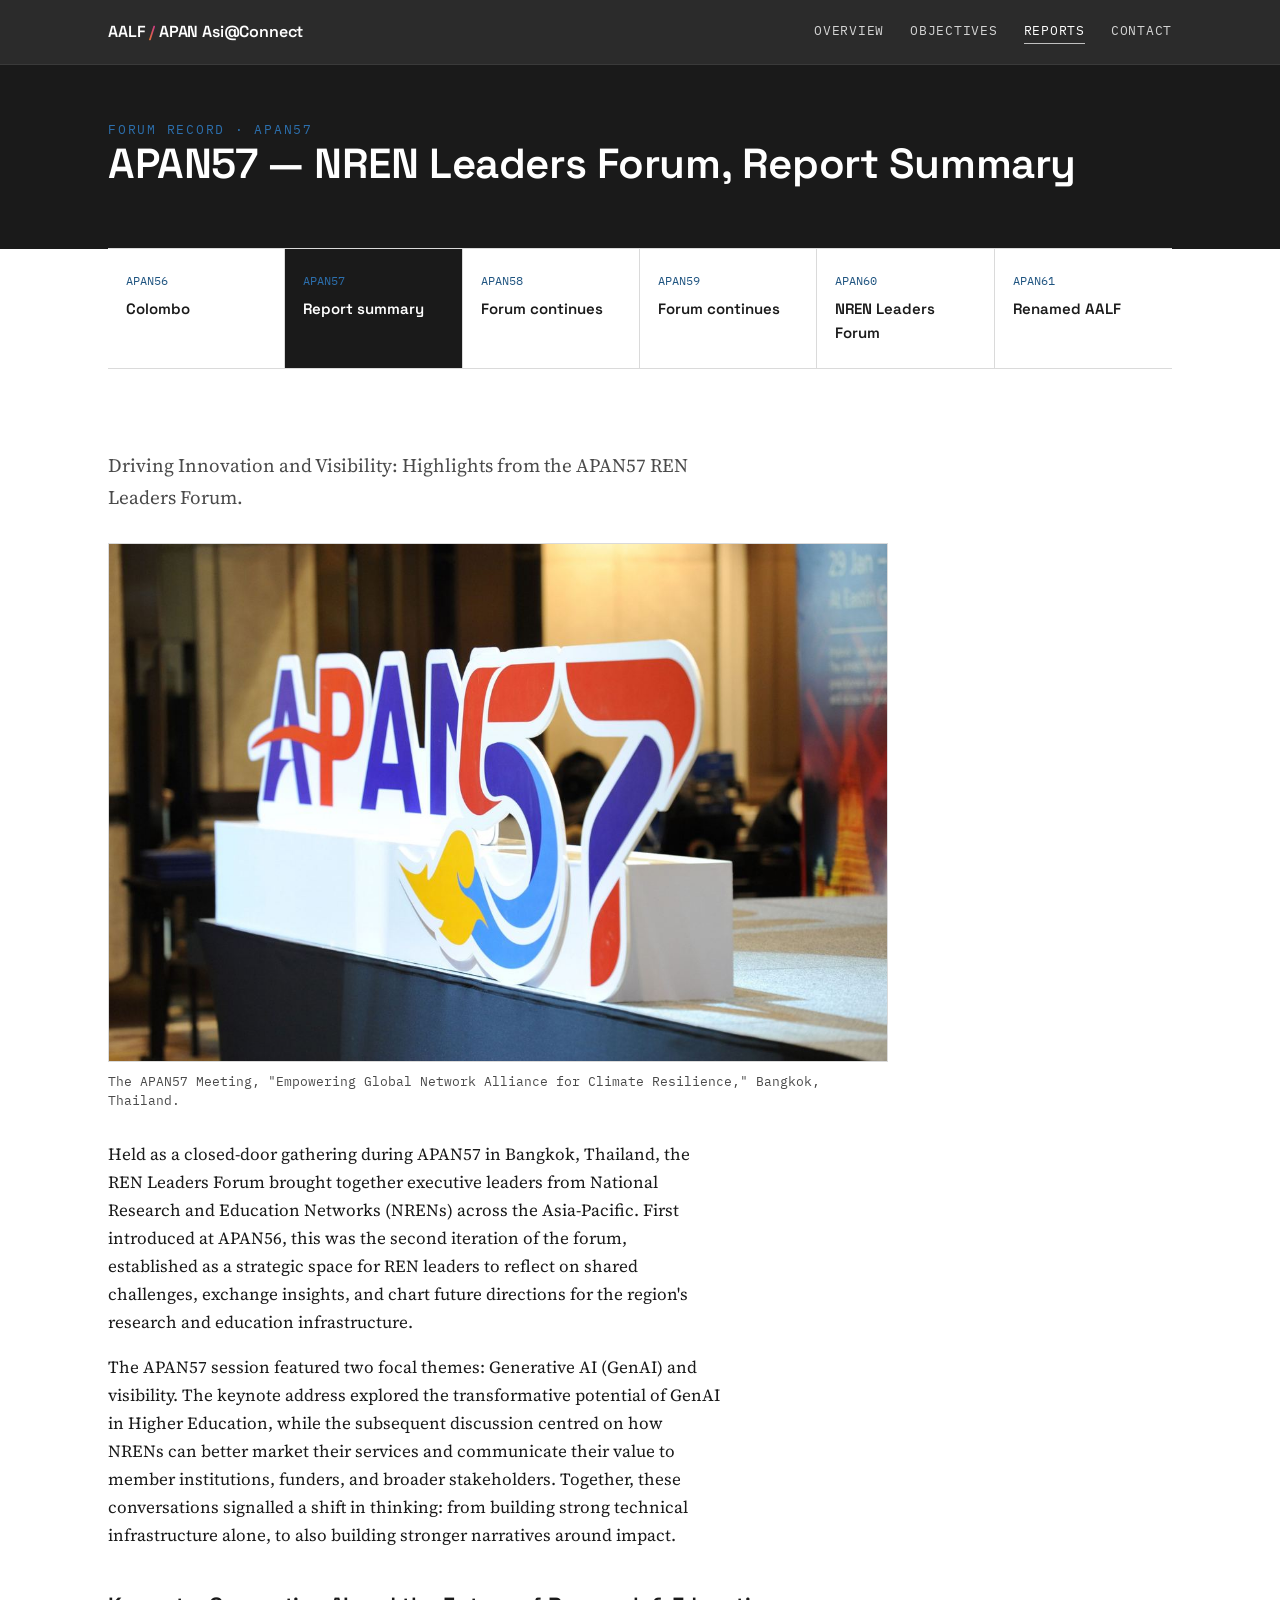
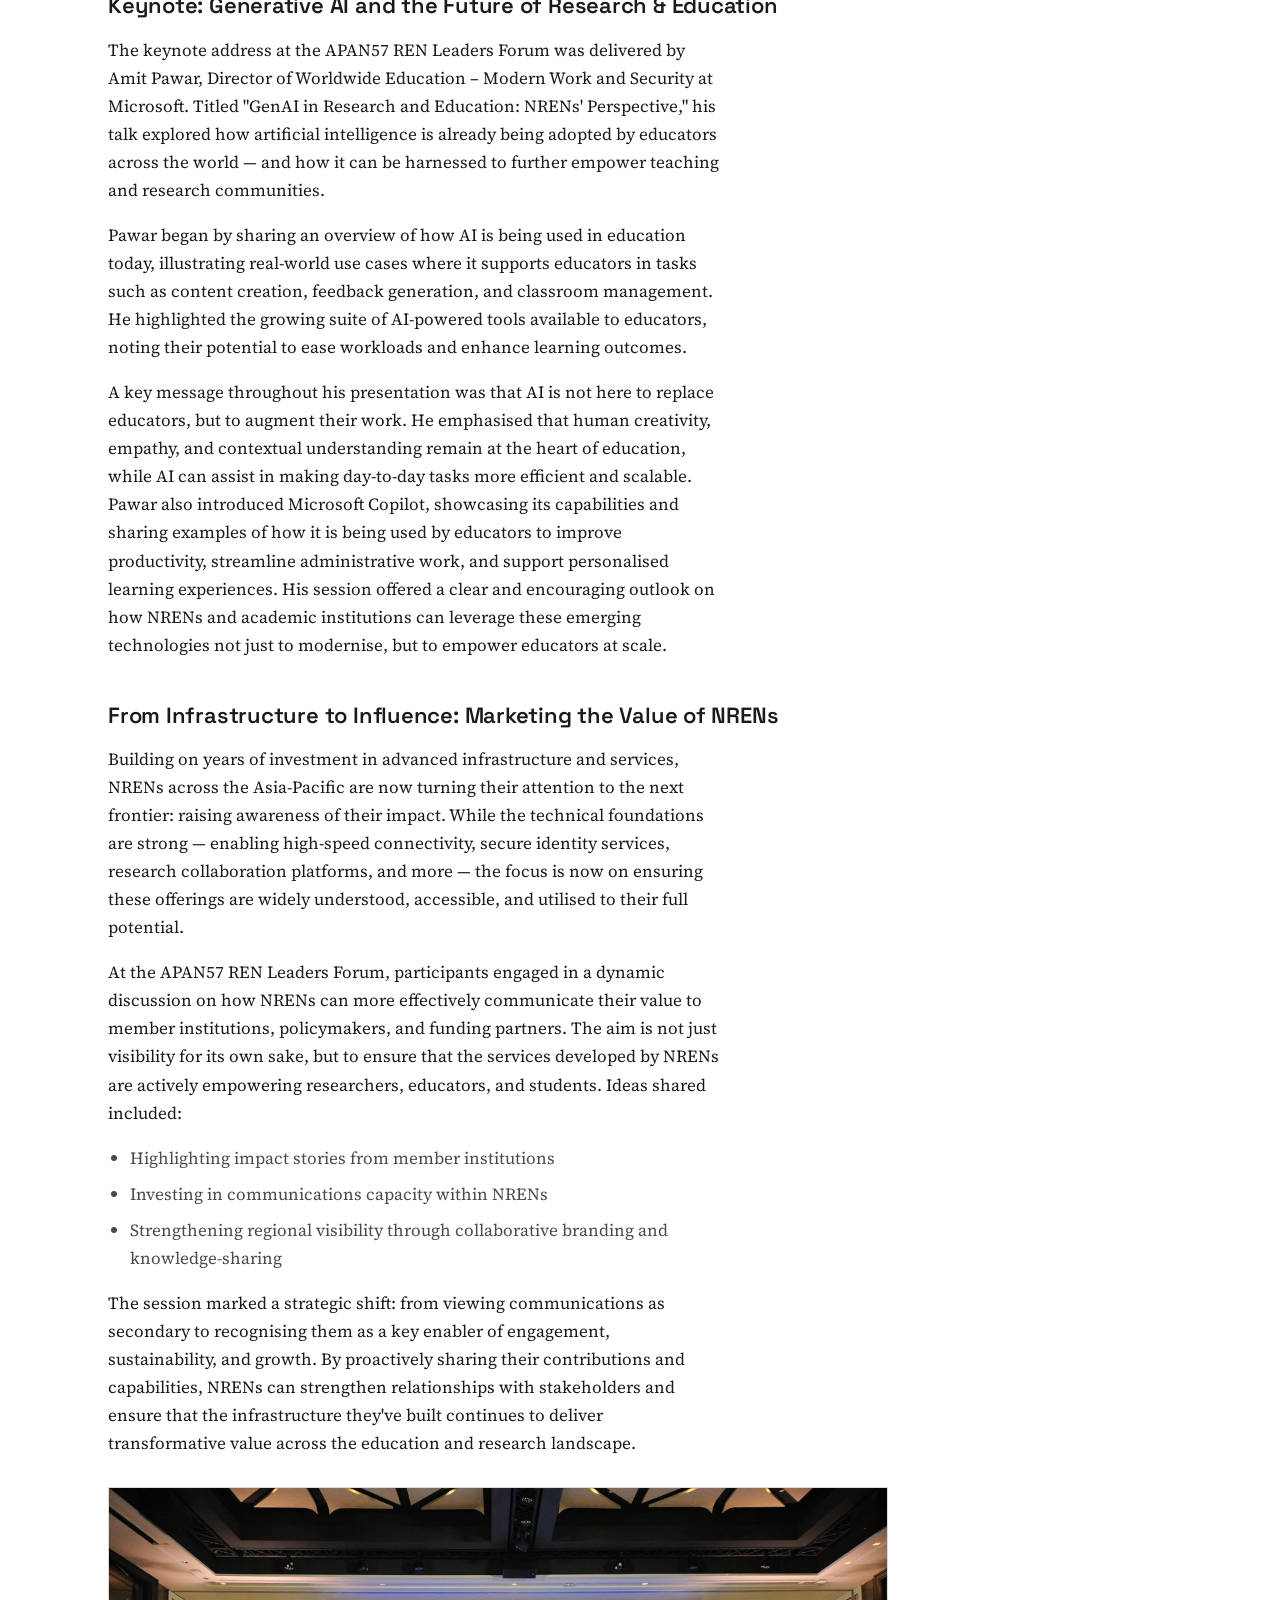
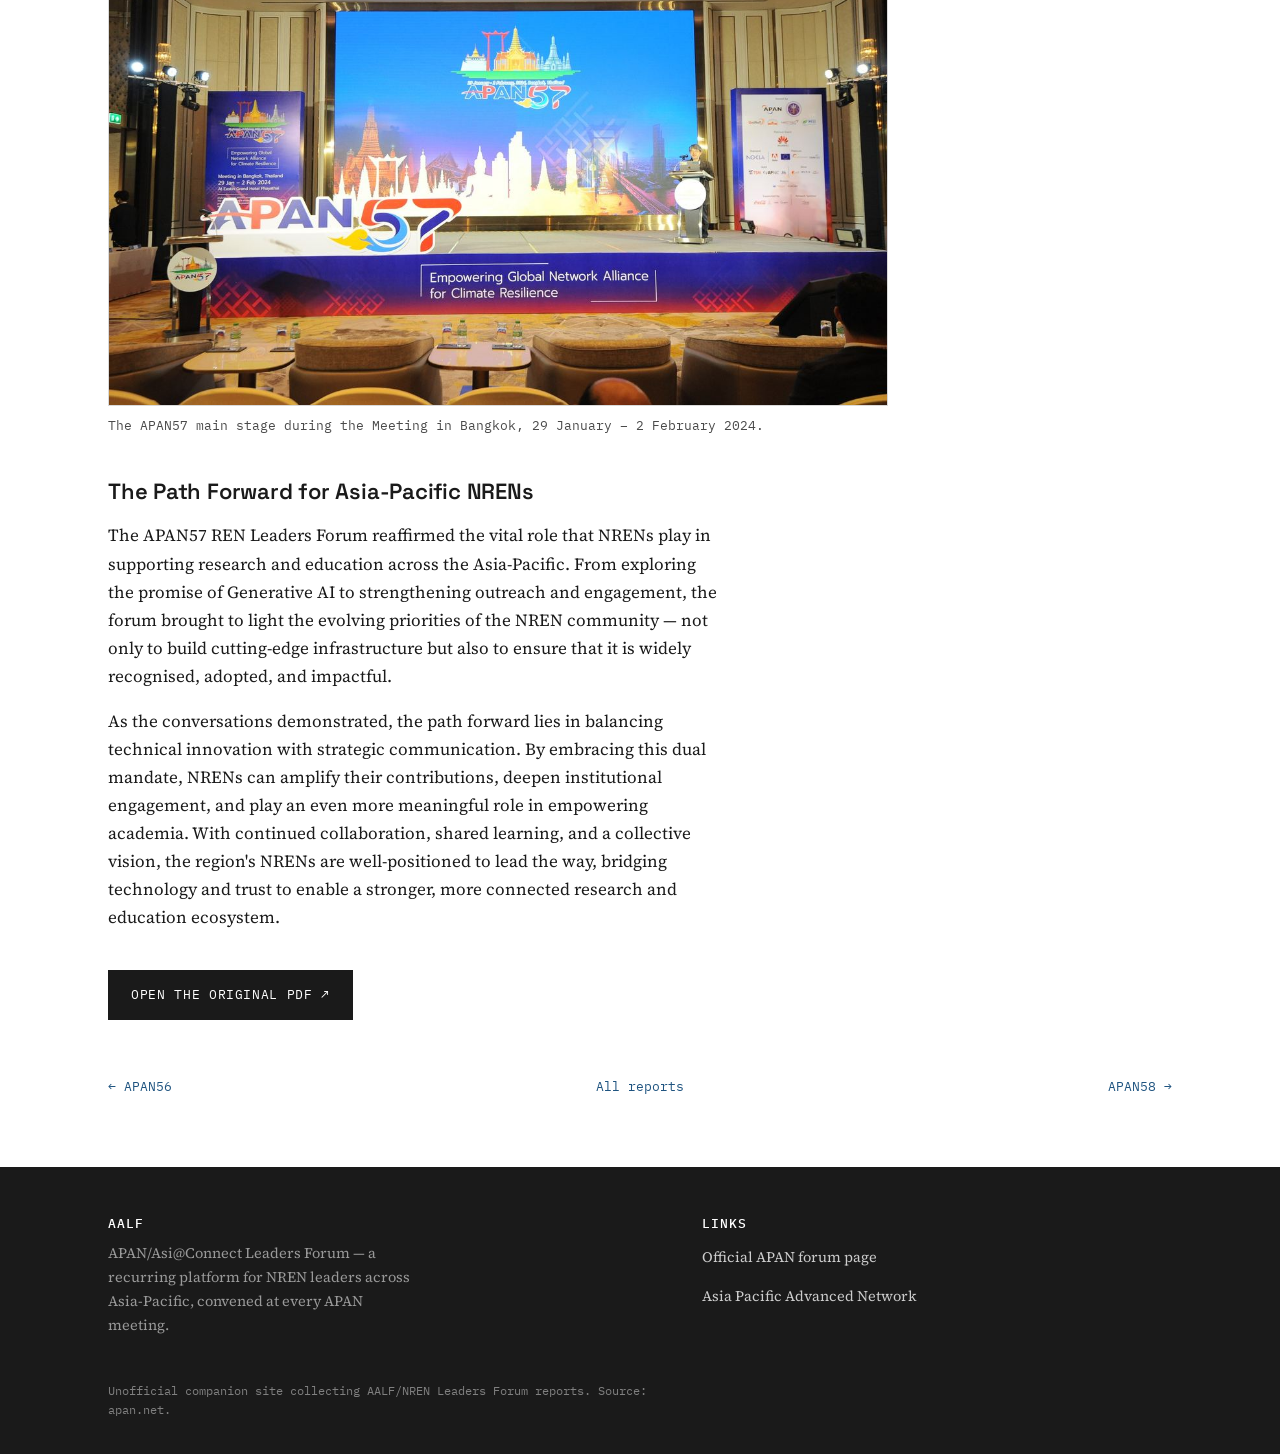
<file: reports/apan57.html>
<!DOCTYPE html>
<html lang="en">
<head>
<meta charset="UTF-8">
<meta name="viewport" content="width=device-width, initial-scale=1.0">
<title>APAN57 — NREN Leaders Forum, Report Summary — AALF</title>
<meta name="description" content="APAN57 report — NREN Leaders Forum summary.">
<link rel="preconnect" href="https://fonts.googleapis.com">
<link rel="preconnect" href="https://fonts.gstatic.com" crossorigin>
<link href="https://fonts.googleapis.com/css2?family=Space+Grotesk:wght@500;600;700&family=Source+Serif+4:ital,wght@0,400;0,600;1,400&family=IBM+Plex+Mono:wght@400;500&display=swap" rel="stylesheet">
<link rel="stylesheet" href="../assets/css/style.css">
</head>
<body>

<header class="site-header">
  <div class="wrap">
    <a class="brand" href="../index.html">AALF <span>/</span> APAN Asi@Connect</a>
    <nav class="nav">
      <a href="../index.html#overview">Overview</a>
      <a href="../index.html#objectives">Objectives</a>
      <a href="../index.html#reports" class="active">Reports</a>
      <a href="../index.html#contact">Contact</a>
    </nav>
  </div>
</header>

<section class="report-hero">
  <div class="wrap">
    <div class="eyebrow">Forum record · APAN57</div>
    <h1>APAN57 — NREN Leaders Forum, Report Summary</h1>
  </div>
</section>

<div class="wrap" style="padding:0 28px; margin-top: -1px;">
  <div class="timeline">
    <a class="node" href="apan56.html"><span class="num">APAN56</span><span class="place">Colombo</span></a>
    <a class="node current" href="apan57.html"><span class="num">APAN57</span><span class="place">Report summary</span></a>
    <a class="node" href="apan58.html"><span class="num">APAN58</span><span class="place">Forum continues</span></a>
    <a class="node" href="apan59.html"><span class="num">APAN59</span><span class="place">Forum continues</span></a>
    <a class="node" href="apan60.html"><span class="num">APAN60</span><span class="place">NREN Leaders Forum</span></a>
    <a class="node" href="apan61.html"><span class="num">APAN61</span><span class="place">Renamed AALF</span></a>
  </div>
</div>

<section class="report-body">
  <div class="wrap">
    <p class="lede">Driving Innovation and Visibility: Highlights from the APAN57 REN Leaders Forum.</p>

    <figure class="report-figure">
      <img src="../assets/img/reports/apan57/01.jpg" alt="APAN57 opening session, Bangkok, Thailand">
      <figcaption>The APAN57 Meeting, "Empowering Global Network Alliance for Climate Resilience," Bangkok, Thailand.</figcaption>
    </figure>

    <p>Held as a closed-door gathering during APAN57 in Bangkok, Thailand, the REN Leaders Forum brought together executive leaders from National Research and Education Networks (NRENs) across the Asia-Pacific. First introduced at APAN56, this was the second iteration of the forum, established as a strategic space for REN leaders to reflect on shared challenges, exchange insights, and chart future directions for the region's research and education infrastructure.</p>
    <p>The APAN57 session featured two focal themes: Generative AI (GenAI) and visibility. The keynote address explored the transformative potential of GenAI in Higher Education, while the subsequent discussion centred on how NRENs can better market their services and communicate their value to member institutions, funders, and broader stakeholders. Together, these conversations signalled a shift in thinking: from building strong technical infrastructure alone, to also building stronger narratives around impact.</p>

    <h3>Keynote: Generative AI and the Future of Research &amp; Education</h3>
    <p>The keynote address at the APAN57 REN Leaders Forum was delivered by Amit Pawar, Director of Worldwide Education – Modern Work and Security at Microsoft. Titled "GenAI in Research and Education: NRENs' Perspective," his talk explored how artificial intelligence is already being adopted by educators across the world — and how it can be harnessed to further empower teaching and research communities.</p>
    <p>Pawar began by sharing an overview of how AI is being used in education today, illustrating real-world use cases where it supports educators in tasks such as content creation, feedback generation, and classroom management. He highlighted the growing suite of AI-powered tools available to educators, noting their potential to ease workloads and enhance learning outcomes.</p>
    <p>A key message throughout his presentation was that AI is not here to replace educators, but to augment their work. He emphasised that human creativity, empathy, and contextual understanding remain at the heart of education, while AI can assist in making day-to-day tasks more efficient and scalable. Pawar also introduced Microsoft Copilot, showcasing its capabilities and sharing examples of how it is being used by educators to improve productivity, streamline administrative work, and support personalised learning experiences. His session offered a clear and encouraging outlook on how NRENs and academic institutions can leverage these emerging technologies not just to modernise, but to empower educators at scale.</p>

    <h3>From Infrastructure to Influence: Marketing the Value of NRENs</h3>
    <p>Building on years of investment in advanced infrastructure and services, NRENs across the Asia-Pacific are now turning their attention to the next frontier: raising awareness of their impact. While the technical foundations are strong — enabling high-speed connectivity, secure identity services, research collaboration platforms, and more — the focus is now on ensuring these offerings are widely understood, accessible, and utilised to their full potential.</p>
    <p>At the APAN57 REN Leaders Forum, participants engaged in a dynamic discussion on how NRENs can more effectively communicate their value to member institutions, policymakers, and funding partners. The aim is not just visibility for its own sake, but to ensure that the services developed by NRENs are actively empowering researchers, educators, and students. Ideas shared included:</p>
    <ul>
      <li>Highlighting impact stories from member institutions</li>
      <li>Investing in communications capacity within NRENs</li>
      <li>Strengthening regional visibility through collaborative branding and knowledge-sharing</li>
    </ul>
    <p>The session marked a strategic shift: from viewing communications as secondary to recognising them as a key enabler of engagement, sustainability, and growth. By proactively sharing their contributions and capabilities, NRENs can strengthen relationships with stakeholders and ensure that the infrastructure they've built continues to deliver transformative value across the education and research landscape.</p>

    <figure class="report-figure">
      <img src="../assets/img/reports/apan57/02.jpg" alt="APAN57 stage, Empowering Global Network Alliance for Climate Resilience">
      <figcaption>The APAN57 main stage during the Meeting in Bangkok, 29 January – 2 February 2024.</figcaption>
    </figure>

    <h3>The Path Forward for Asia-Pacific NRENs</h3>
    <p>The APAN57 REN Leaders Forum reaffirmed the vital role that NRENs play in supporting research and education across the Asia-Pacific. From exploring the promise of Generative AI to strengthening outreach and engagement, the forum brought to light the evolving priorities of the NREN community — not only to build cutting-edge infrastructure but also to ensure that it is widely recognised, adopted, and impactful.</p>
    <p>As the conversations demonstrated, the path forward lies in balancing technical innovation with strategic communication. By embracing this dual mandate, NRENs can amplify their contributions, deepen institutional engagement, and play an even more meaningful role in empowering academia. With continued collaboration, shared learning, and a collective vision, the region's NRENs are well-positioned to lead the way, bridging technology and trust to enable a stronger, more connected research and education ecosystem.</p>

    <a class="pdf-cta" href="https://apan.net/wp-content/uploads/2025/07/APAN57-Report-Summarised-v1.pdf" target="_blank" rel="noopener">Open the original PDF ↗</a>
  </div>
</section>

<div class="wrap">
  <div class="report-nav">
    <a href="apan56.html" class="">← APAN56</a>
    <a href="../index.html#reports">All reports</a>
    <a href="apan58.html" class="">APAN58 →</a>
  </div>
</div>

<footer>
  <div class="wrap">
    <div>
      <h4>AALF</h4>
      <p style="max-width:38ch; margin-top:10px;">APAN/Asi@Connect Leaders Forum — a recurring platform
      for NREN leaders across Asia-Pacific, convened at every APAN meeting.</p>
    </div>
    <div>
      <h4>Links</h4>
      <p><a href="https://apan.net/apan-asiaconnect-leaders-forum/" target="_blank" rel="noopener">Official APAN forum page</a></p>
      <p><a href="https://apan.net/" target="_blank" rel="noopener">Asia Pacific Advanced Network</a></p>
    </div>
  </div>
  <div class="wrap fine">Unofficial companion site collecting AALF/NREN Leaders Forum reports. Source: apan.net.</div>
</footer>

</body>
</html>
</file>
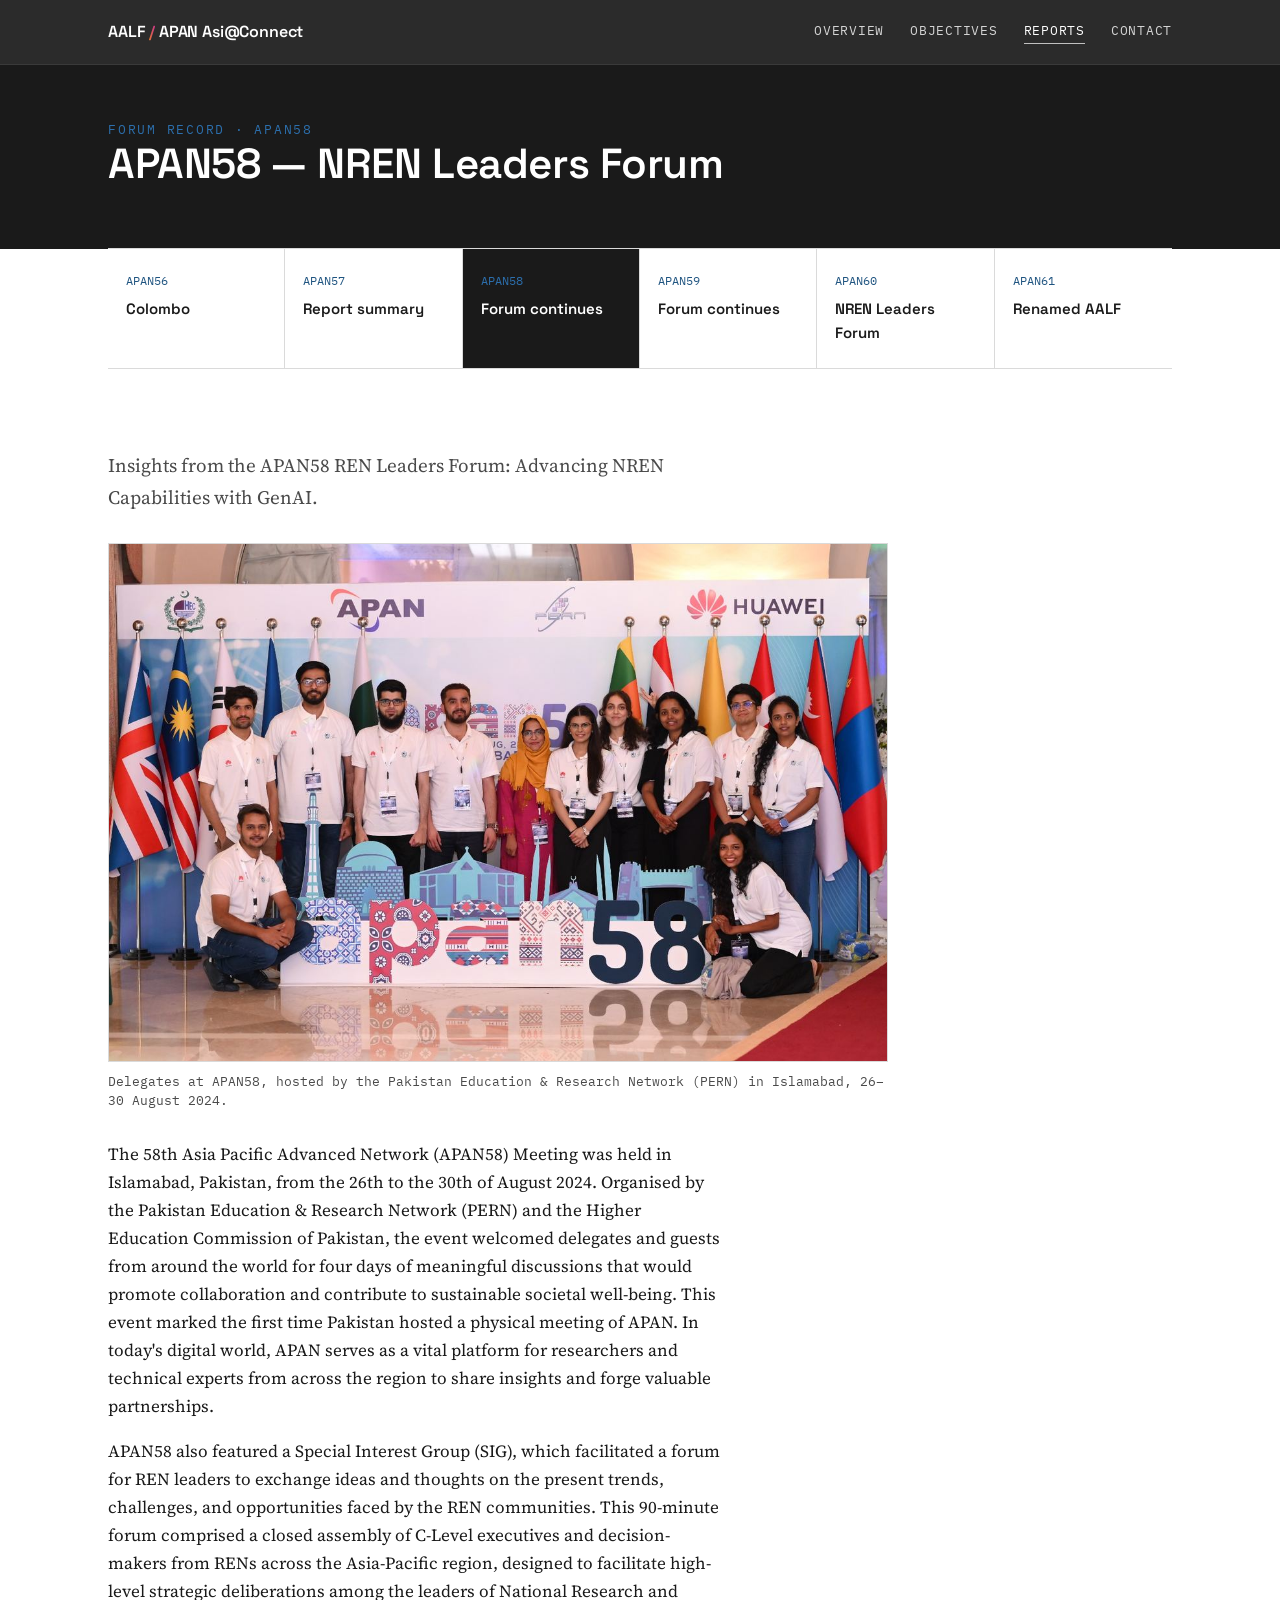
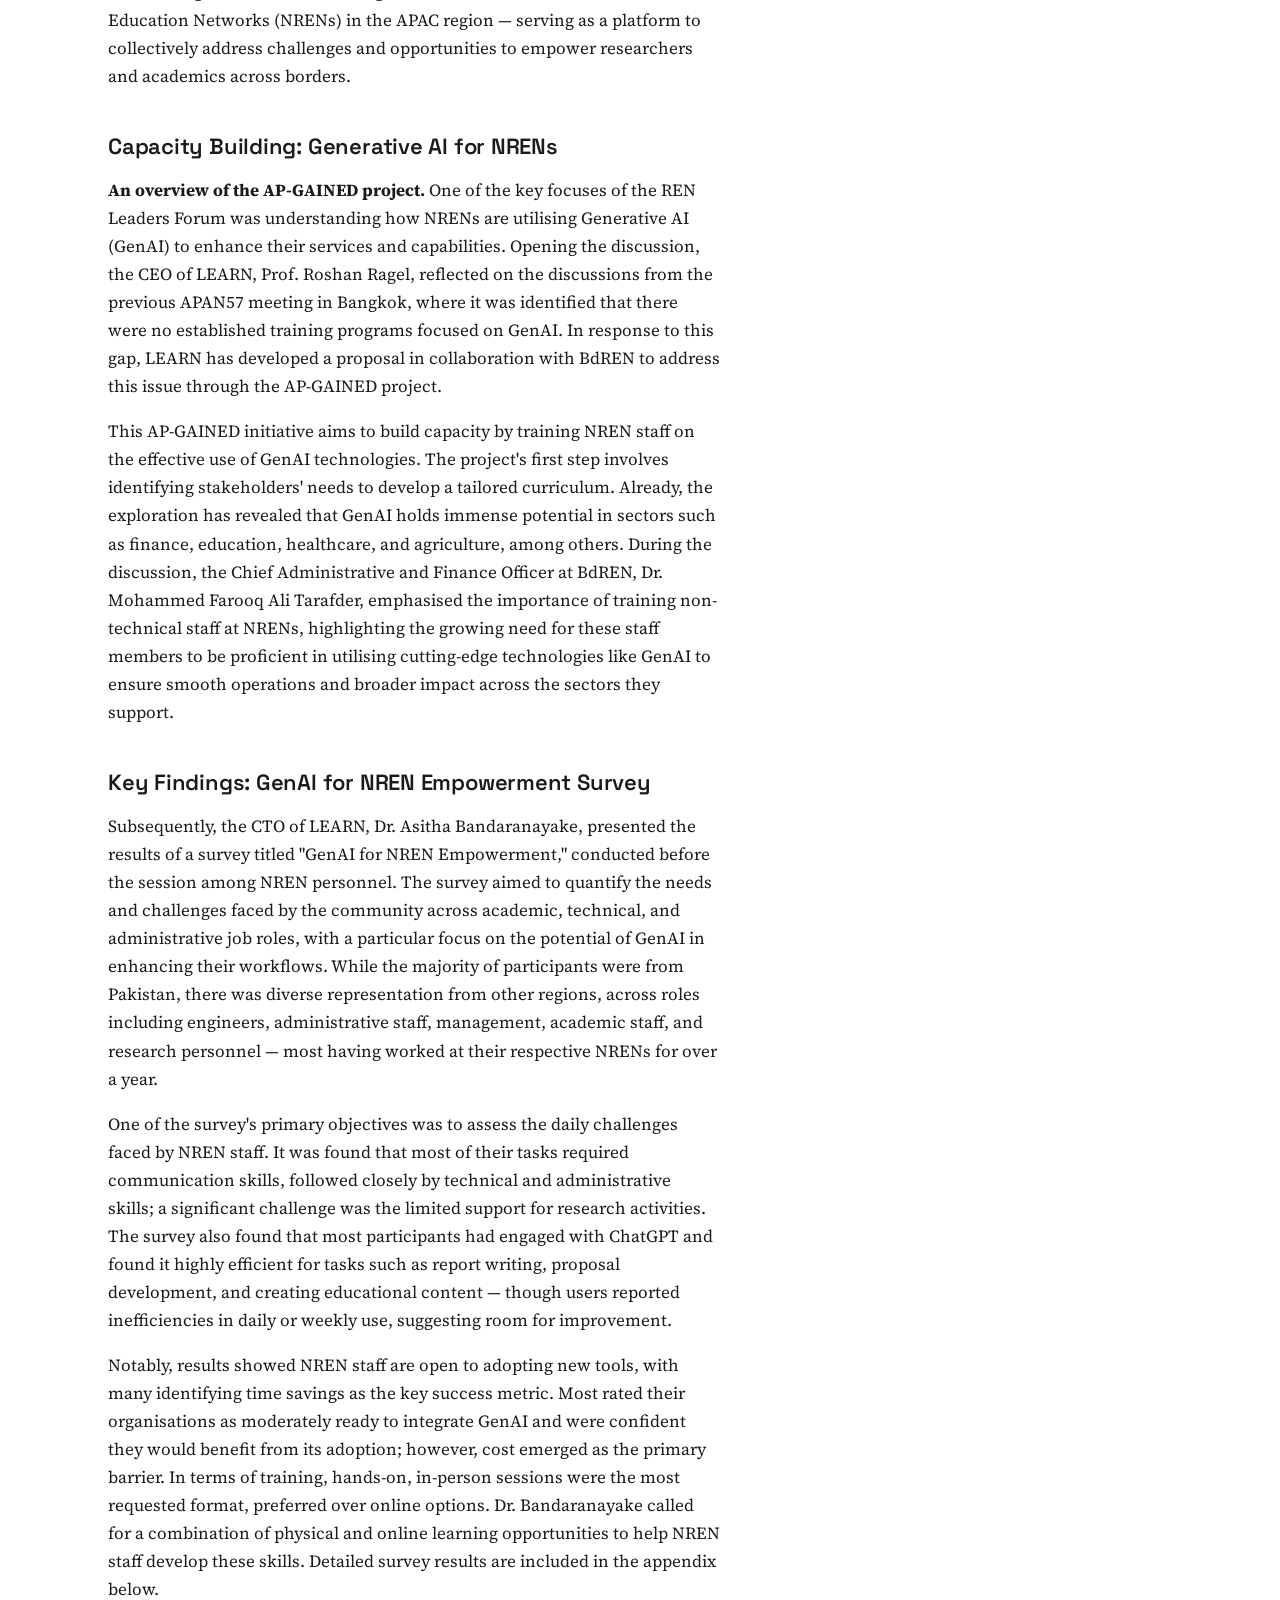
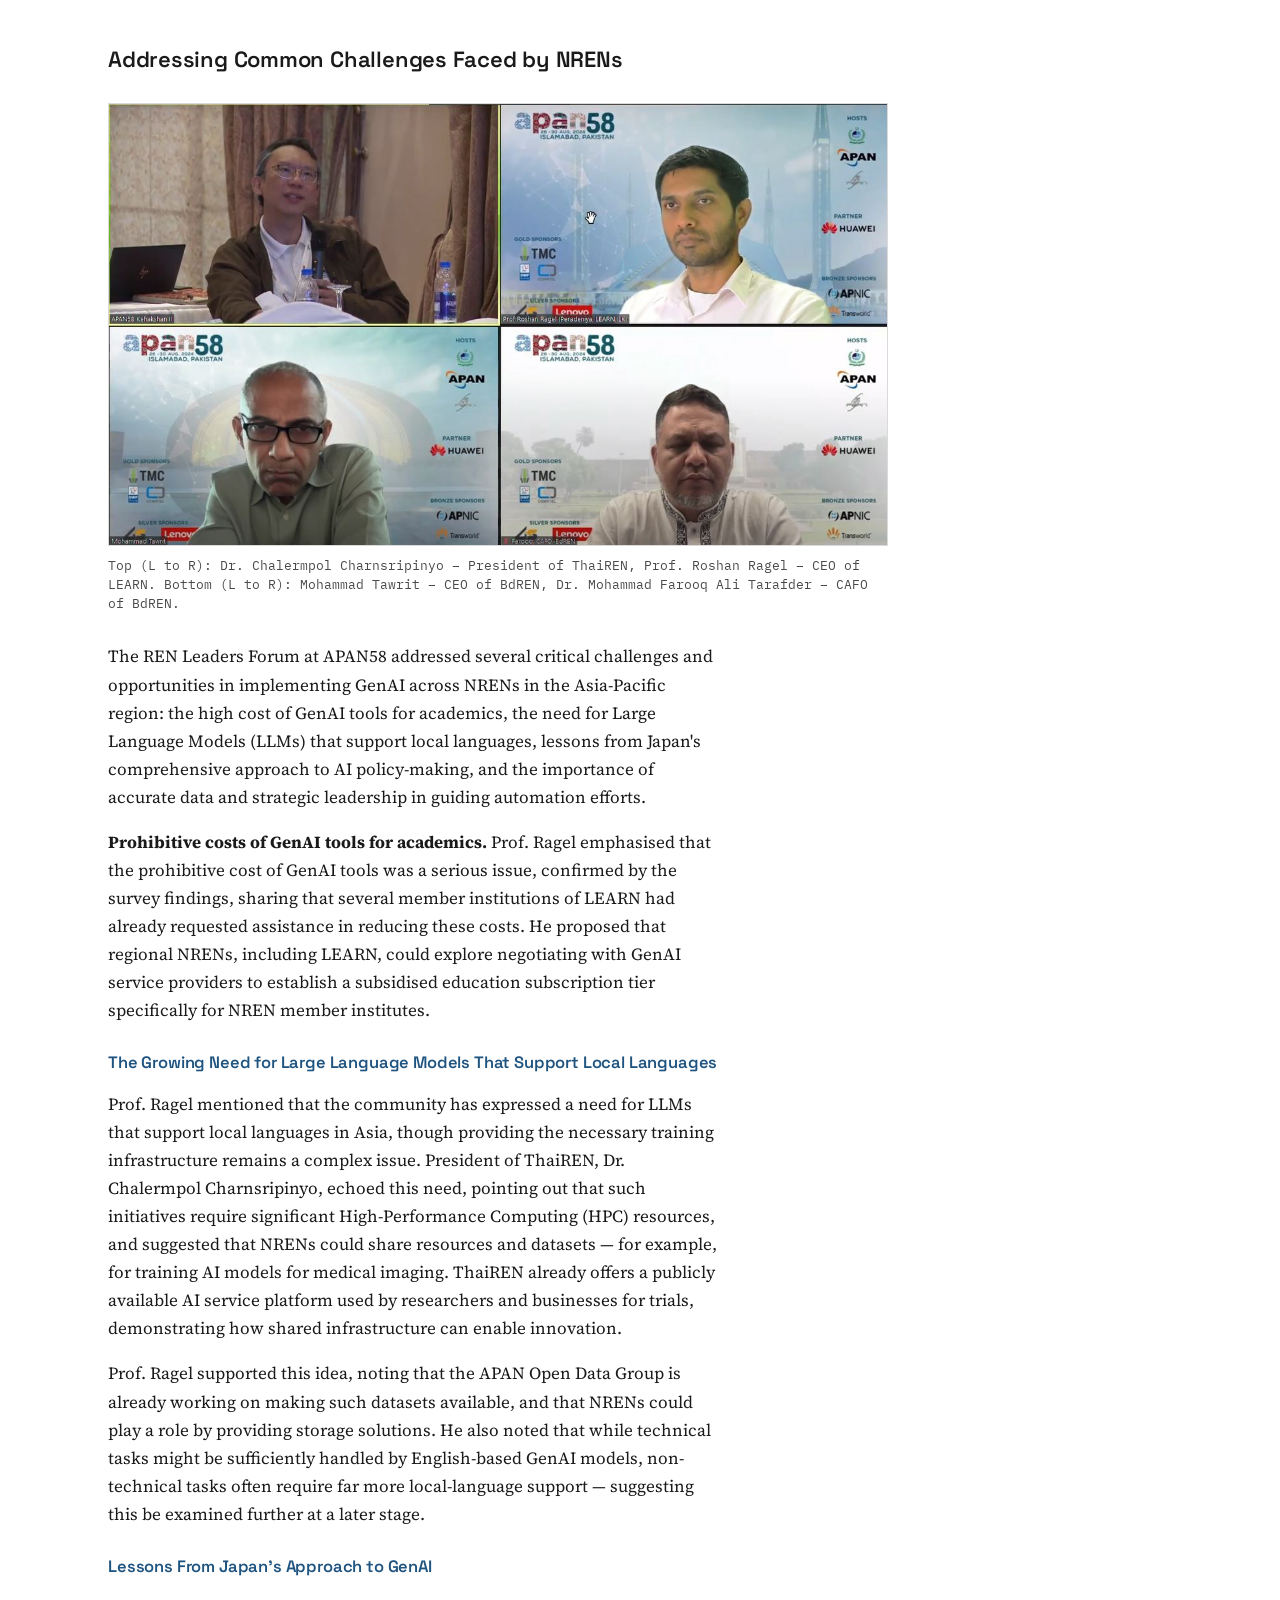
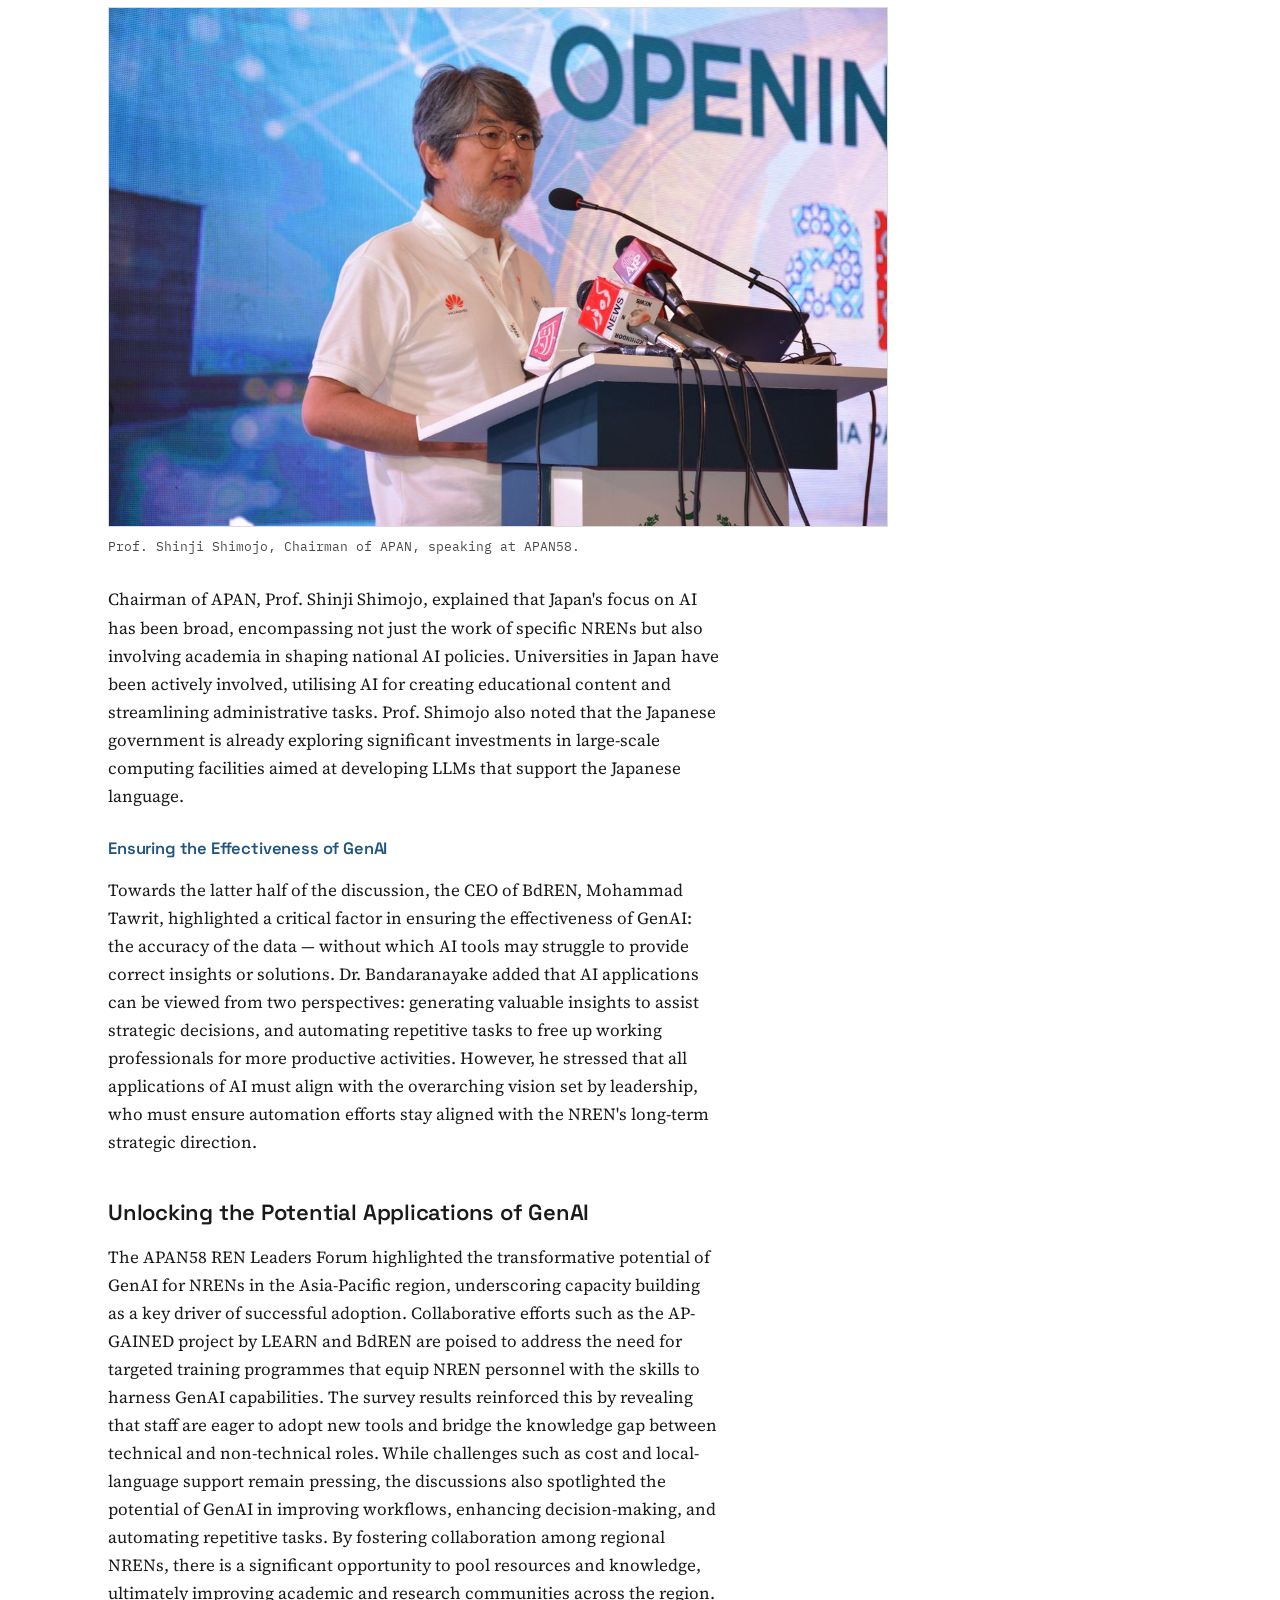
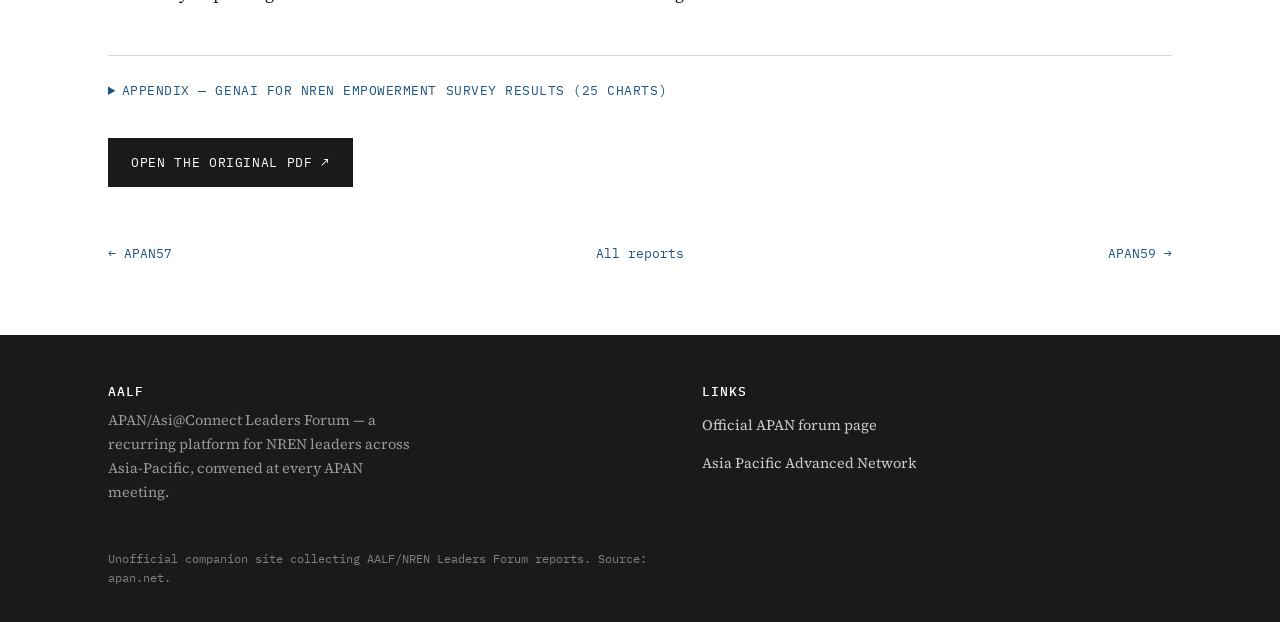
<file: reports/apan58.html>
<!DOCTYPE html>
<html lang="en">
<head>
<meta charset="UTF-8">
<meta name="viewport" content="width=device-width, initial-scale=1.0">
<title>APAN58 — NREN Leaders Forum — AALF</title>
<meta name="description" content="APAN58 report — NREN Leaders Forum.">
<link rel="preconnect" href="https://fonts.googleapis.com">
<link rel="preconnect" href="https://fonts.gstatic.com" crossorigin>
<link href="https://fonts.googleapis.com/css2?family=Space+Grotesk:wght@500;600;700&family=Source+Serif+4:ital,wght@0,400;0,600;1,400&family=IBM+Plex+Mono:wght@400;500&display=swap" rel="stylesheet">
<link rel="stylesheet" href="../assets/css/style.css">
</head>
<body>

<header class="site-header">
  <div class="wrap">
    <a class="brand" href="../index.html">AALF <span>/</span> APAN Asi@Connect</a>
    <nav class="nav">
      <a href="../index.html#overview">Overview</a>
      <a href="../index.html#objectives">Objectives</a>
      <a href="../index.html#reports" class="active">Reports</a>
      <a href="../index.html#contact">Contact</a>
    </nav>
  </div>
</header>

<section class="report-hero">
  <div class="wrap">
    <div class="eyebrow">Forum record · APAN58</div>
    <h1>APAN58 — NREN Leaders Forum</h1>
  </div>
</section>

<div class="wrap" style="padding:0 28px; margin-top: -1px;">
  <div class="timeline">
    <a class="node" href="apan56.html"><span class="num">APAN56</span><span class="place">Colombo</span></a>
    <a class="node" href="apan57.html"><span class="num">APAN57</span><span class="place">Report summary</span></a>
    <a class="node current" href="apan58.html"><span class="num">APAN58</span><span class="place">Forum continues</span></a>
    <a class="node" href="apan59.html"><span class="num">APAN59</span><span class="place">Forum continues</span></a>
    <a class="node" href="apan60.html"><span class="num">APAN60</span><span class="place">NREN Leaders Forum</span></a>
    <a class="node" href="apan61.html"><span class="num">APAN61</span><span class="place">Renamed AALF</span></a>
  </div>
</div>

<section class="report-body">
  <div class="wrap">
    <p class="lede">Insights from the APAN58 REN Leaders Forum: Advancing NREN Capabilities with GenAI.</p>

    <figure class="report-figure">
      <img src="../assets/img/reports/apan58/00-hero.jpg" alt="Delegates at APAN58, Islamabad, Pakistan">
      <figcaption>Delegates at APAN58, hosted by the Pakistan Education &amp; Research Network (PERN) in Islamabad, 26–30 August 2024.</figcaption>
    </figure>

    <p>The 58th Asia Pacific Advanced Network (APAN58) Meeting was held in Islamabad, Pakistan, from the 26th to the 30th of August 2024. Organised by the Pakistan Education &amp; Research Network (PERN) and the Higher Education Commission of Pakistan, the event welcomed delegates and guests from around the world for four days of meaningful discussions that would promote collaboration and contribute to sustainable societal well-being. This event marked the first time Pakistan hosted a physical meeting of APAN. In today's digital world, APAN serves as a vital platform for researchers and technical experts from across the region to share insights and forge valuable partnerships.</p>
    <p>APAN58 also featured a Special Interest Group (SIG), which facilitated a forum for REN leaders to exchange ideas and thoughts on the present trends, challenges, and opportunities faced by the REN communities. This 90-minute forum comprised a closed assembly of C-Level executives and decision-makers from RENs across the Asia-Pacific region, designed to facilitate high-level strategic deliberations among the leaders of National Research and Education Networks (NRENs) in the APAC region — serving as a platform to collectively address challenges and opportunities to empower researchers and academics across borders.</p>

    <h3>Capacity Building: Generative AI for NRENs</h3>
    <p><strong>An overview of the AP-GAINED project.</strong> One of the key focuses of the REN Leaders Forum was understanding how NRENs are utilising Generative AI (GenAI) to enhance their services and capabilities. Opening the discussion, the CEO of LEARN, Prof. Roshan Ragel, reflected on the discussions from the previous APAN57 meeting in Bangkok, where it was identified that there were no established training programs focused on GenAI. In response to this gap, LEARN has developed a proposal in collaboration with BdREN to address this issue through the AP-GAINED project.</p>
    <p>This AP-GAINED initiative aims to build capacity by training NREN staff on the effective use of GenAI technologies. The project's first step involves identifying stakeholders' needs to develop a tailored curriculum. Already, the exploration has revealed that GenAI holds immense potential in sectors such as finance, education, healthcare, and agriculture, among others. During the discussion, the Chief Administrative and Finance Officer at BdREN, Dr. Mohammed Farooq Ali Tarafder, emphasised the importance of training non-technical staff at NRENs, highlighting the growing need for these staff members to be proficient in utilising cutting-edge technologies like GenAI to ensure smooth operations and broader impact across the sectors they support.</p>

    <h3>Key Findings: GenAI for NREN Empowerment Survey</h3>
    <p>Subsequently, the CTO of LEARN, Dr. Asitha Bandaranayake, presented the results of a survey titled "GenAI for NREN Empowerment," conducted before the session among NREN personnel. The survey aimed to quantify the needs and challenges faced by the community across academic, technical, and administrative job roles, with a particular focus on the potential of GenAI in enhancing their workflows. While the majority of participants were from Pakistan, there was diverse representation from other regions, across roles including engineers, administrative staff, management, academic staff, and research personnel — most having worked at their respective NRENs for over a year.</p>
    <p>One of the survey's primary objectives was to assess the daily challenges faced by NREN staff. It was found that most of their tasks required communication skills, followed closely by technical and administrative skills; a significant challenge was the limited support for research activities. The survey also found that most participants had engaged with ChatGPT and found it highly efficient for tasks such as report writing, proposal development, and creating educational content — though users reported inefficiencies in daily or weekly use, suggesting room for improvement.</p>
    <p>Notably, results showed NREN staff are open to adopting new tools, with many identifying time savings as the key success metric. Most rated their organisations as moderately ready to integrate GenAI and were confident they would benefit from its adoption; however, cost emerged as the primary barrier. In terms of training, hands-on, in-person sessions were the most requested format, preferred over online options. Dr. Bandaranayake called for a combination of physical and online learning opportunities to help NREN staff develop these skills. Detailed survey results are included in the appendix below.</p>

    <h3>Addressing Common Challenges Faced by NRENs</h3>
    <figure class="report-figure">
      <img src="../assets/img/reports/apan58/01-panel.jpg" alt="Panel speakers at APAN58 REN Leaders Forum">
      <figcaption>Top (L to R): Dr. Chalermpol Charnsripinyo – President of ThaiREN, Prof. Roshan Ragel – CEO of LEARN. Bottom (L to R): Mohammad Tawrit – CEO of BdREN, Dr. Mohammad Farooq Ali Tarafder – CAFO of BdREN.</figcaption>
    </figure>
    <p>The REN Leaders Forum at APAN58 addressed several critical challenges and opportunities in implementing GenAI across NRENs in the Asia-Pacific region: the high cost of GenAI tools for academics, the need for Large Language Models (LLMs) that support local languages, lessons from Japan's comprehensive approach to AI policy-making, and the importance of accurate data and strategic leadership in guiding automation efforts.</p>
    <p><strong>Prohibitive costs of GenAI tools for academics.</strong> Prof. Ragel emphasised that the prohibitive cost of GenAI tools was a serious issue, confirmed by the survey findings, sharing that several member institutions of LEARN had already requested assistance in reducing these costs. He proposed that regional NRENs, including LEARN, could explore negotiating with GenAI service providers to establish a subsidised education subscription tier specifically for NREN member institutes.</p>

    <h4>The Growing Need for Large Language Models That Support Local Languages</h4>
    <p>Prof. Ragel mentioned that the community has expressed a need for LLMs that support local languages in Asia, though providing the necessary training infrastructure remains a complex issue. President of ThaiREN, Dr. Chalermpol Charnsripinyo, echoed this need, pointing out that such initiatives require significant High-Performance Computing (HPC) resources, and suggested that NRENs could share resources and datasets — for example, for training AI models for medical imaging. ThaiREN already offers a publicly available AI service platform used by researchers and businesses for trials, demonstrating how shared infrastructure can enable innovation.</p>
    <p>Prof. Ragel supported this idea, noting that the APAN Open Data Group is already working on making such datasets available, and that NRENs could play a role by providing storage solutions. He also noted that while technical tasks might be sufficiently handled by English-based GenAI models, non-technical tasks often require far more local-language support — suggesting this be examined further at a later stage.</p>

    <h4>Lessons From Japan's Approach to GenAI</h4>
    <figure class="report-figure">
      <img src="../assets/img/reports/apan58/02-shimojo.jpg" alt="Prof. Shinji Shimojo, Chairman of APAN, speaking at APAN58">
      <figcaption>Prof. Shinji Shimojo, Chairman of APAN, speaking at APAN58.</figcaption>
    </figure>
    <p>Chairman of APAN, Prof. Shinji Shimojo, explained that Japan's focus on AI has been broad, encompassing not just the work of specific NRENs but also involving academia in shaping national AI policies. Universities in Japan have been actively involved, utilising AI for creating educational content and streamlining administrative tasks. Prof. Shimojo also noted that the Japanese government is already exploring significant investments in large-scale computing facilities aimed at developing LLMs that support the Japanese language.</p>

    <h4>Ensuring the Effectiveness of GenAI</h4>
    <p>Towards the latter half of the discussion, the CEO of BdREN, Mohammad Tawrit, highlighted a critical factor in ensuring the effectiveness of GenAI: the accuracy of the data — without which AI tools may struggle to provide correct insights or solutions. Dr. Bandaranayake added that AI applications can be viewed from two perspectives: generating valuable insights to assist strategic decisions, and automating repetitive tasks to free up working professionals for more productive activities. However, he stressed that all applications of AI must align with the overarching vision set by leadership, who must ensure automation efforts stay aligned with the NREN's long-term strategic direction.</p>

    <h3>Unlocking the Potential Applications of GenAI</h3>
    <p>The APAN58 REN Leaders Forum highlighted the transformative potential of GenAI for NRENs in the Asia-Pacific region, underscoring capacity building as a key driver of successful adoption. Collaborative efforts such as the AP-GAINED project by LEARN and BdREN are poised to address the need for targeted training programmes that equip NREN personnel with the skills to harness GenAI capabilities. The survey results reinforced this by revealing that staff are eager to adopt new tools and bridge the knowledge gap between technical and non-technical roles. While challenges such as cost and local-language support remain pressing, the discussions also spotlighted the potential of GenAI in improving workflows, enhancing decision-making, and automating repetitive tasks. By fostering collaboration among regional NRENs, there is a significant opportunity to pool resources and knowledge, ultimately improving academic and research communities across the region.</p>

    <details class="report-appendix">
      <summary>Appendix — GenAI for NREN Empowerment survey results (25 charts)</summary>
      <div class="appendix-grid">
        <img src="../assets/img/reports/apan58/appendix-01.jpg" alt="Survey results chart 1" loading="lazy">
        <img src="../assets/img/reports/apan58/appendix-02.jpg" alt="Survey results chart 2" loading="lazy">
        <img src="../assets/img/reports/apan58/appendix-03.jpg" alt="Survey results chart 3" loading="lazy">
        <img src="../assets/img/reports/apan58/appendix-04.jpg" alt="Survey results chart 4" loading="lazy">
        <img src="../assets/img/reports/apan58/appendix-05.jpg" alt="Survey results chart 5" loading="lazy">
        <img src="../assets/img/reports/apan58/appendix-06.jpg" alt="Survey results chart 6" loading="lazy">
        <img src="../assets/img/reports/apan58/appendix-07.jpg" alt="Survey results chart 7" loading="lazy">
        <img src="../assets/img/reports/apan58/appendix-08.jpg" alt="Survey results chart 8" loading="lazy">
        <img src="../assets/img/reports/apan58/appendix-09.jpg" alt="Survey results chart 9" loading="lazy">
        <img src="../assets/img/reports/apan58/appendix-10.jpg" alt="Survey results chart 10" loading="lazy">
        <img src="../assets/img/reports/apan58/appendix-11.jpg" alt="Survey results chart 11" loading="lazy">
        <img src="../assets/img/reports/apan58/appendix-12.jpg" alt="Survey results chart 12" loading="lazy">
        <img src="../assets/img/reports/apan58/appendix-13.jpg" alt="Survey results chart 13" loading="lazy">
        <img src="../assets/img/reports/apan58/appendix-14.jpg" alt="Survey results chart 14" loading="lazy">
        <img src="../assets/img/reports/apan58/appendix-15.jpg" alt="Survey results chart 15" loading="lazy">
        <img src="../assets/img/reports/apan58/appendix-16.jpg" alt="Survey results chart 16" loading="lazy">
        <img src="../assets/img/reports/apan58/appendix-17.jpg" alt="Survey results chart 17" loading="lazy">
        <img src="../assets/img/reports/apan58/appendix-18.jpg" alt="Survey results chart 18" loading="lazy">
        <img src="../assets/img/reports/apan58/appendix-19.jpg" alt="Survey results chart 19" loading="lazy">
        <img src="../assets/img/reports/apan58/appendix-20.jpg" alt="Survey results chart 20" loading="lazy">
        <img src="../assets/img/reports/apan58/appendix-21.jpg" alt="Survey results chart 21" loading="lazy">
        <img src="../assets/img/reports/apan58/appendix-22.jpg" alt="Survey results chart 22" loading="lazy">
        <img src="../assets/img/reports/apan58/appendix-23.jpg" alt="Survey results chart 23" loading="lazy">
        <img src="../assets/img/reports/apan58/appendix-24.jpg" alt="Survey results chart 24" loading="lazy">
        <img src="../assets/img/reports/apan58/appendix-25.jpg" alt="Survey results chart 25" loading="lazy">
      </div>
    </details>

    <a class="pdf-cta" style="margin-top:36px;" href="https://apan.net/wp-content/uploads/2025/07/APAN58.pdf" target="_blank" rel="noopener">Open the original PDF ↗</a>
  </div>
</section>

<div class="wrap">
  <div class="report-nav">
    <a href="apan57.html" class="">← APAN57</a>
    <a href="../index.html#reports">All reports</a>
    <a href="apan59.html" class="">APAN59 →</a>
  </div>
</div>

<footer>
  <div class="wrap">
    <div>
      <h4>AALF</h4>
      <p style="max-width:38ch; margin-top:10px;">APAN/Asi@Connect Leaders Forum — a recurring platform
      for NREN leaders across Asia-Pacific, convened at every APAN meeting.</p>
    </div>
    <div>
      <h4>Links</h4>
      <p><a href="https://apan.net/apan-asiaconnect-leaders-forum/" target="_blank" rel="noopener">Official APAN forum page</a></p>
      <p><a href="https://apan.net/" target="_blank" rel="noopener">Asia Pacific Advanced Network</a></p>
    </div>
  </div>
  <div class="wrap fine">Unofficial companion site collecting AALF/NREN Leaders Forum reports. Source: apan.net.</div>
</footer>

</body>
</html>
</file>
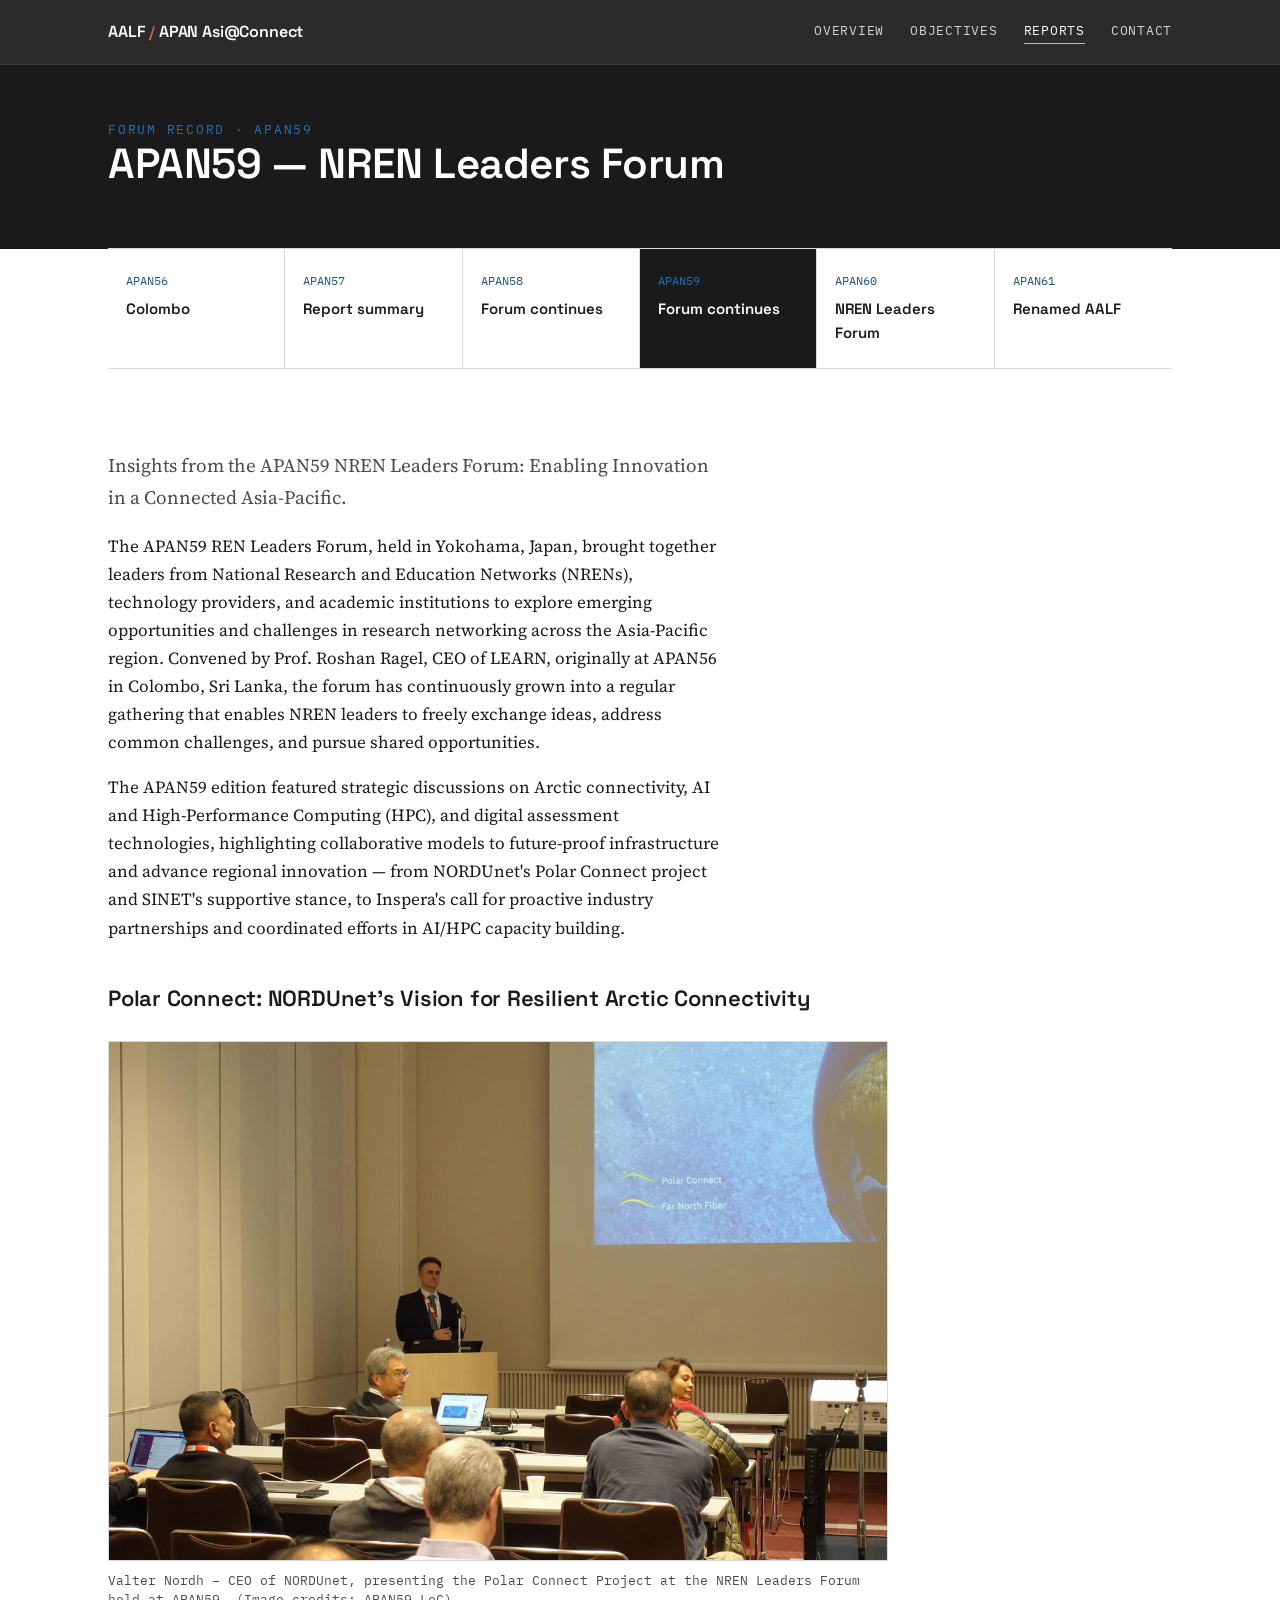
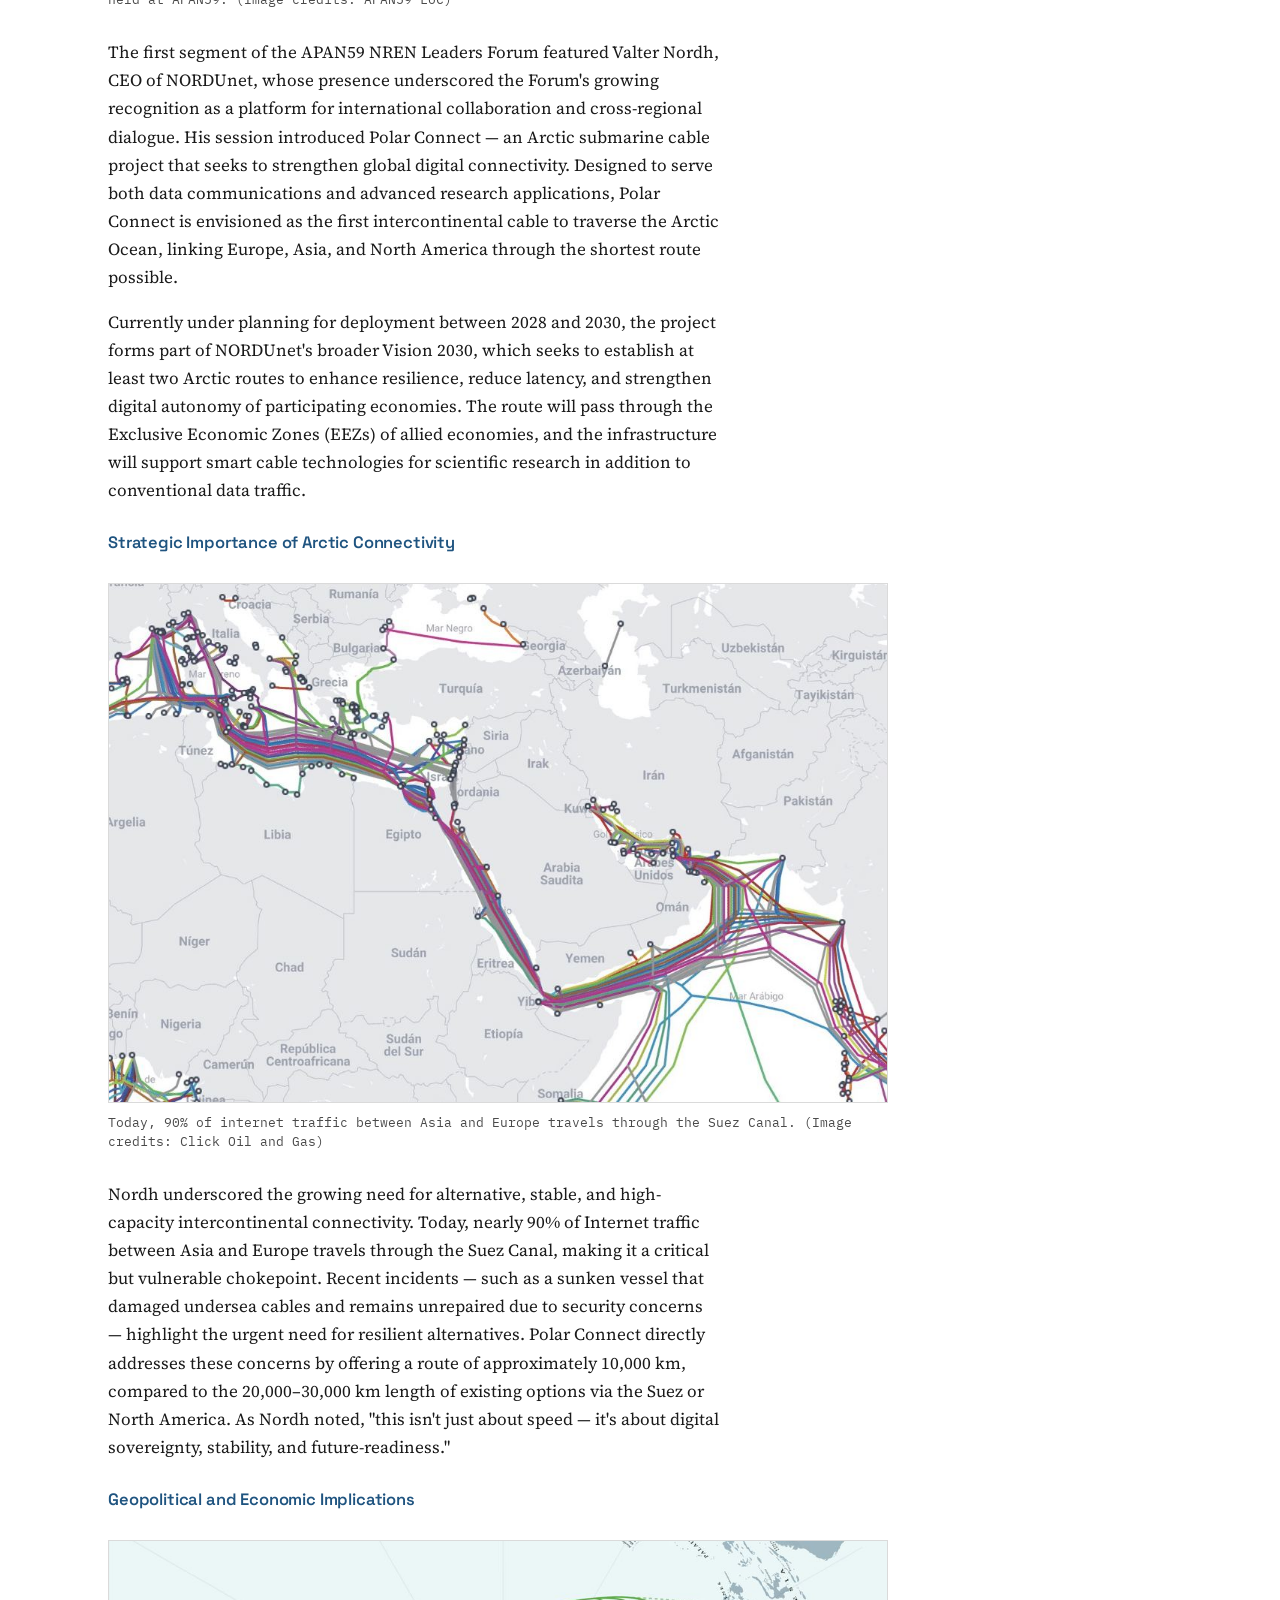
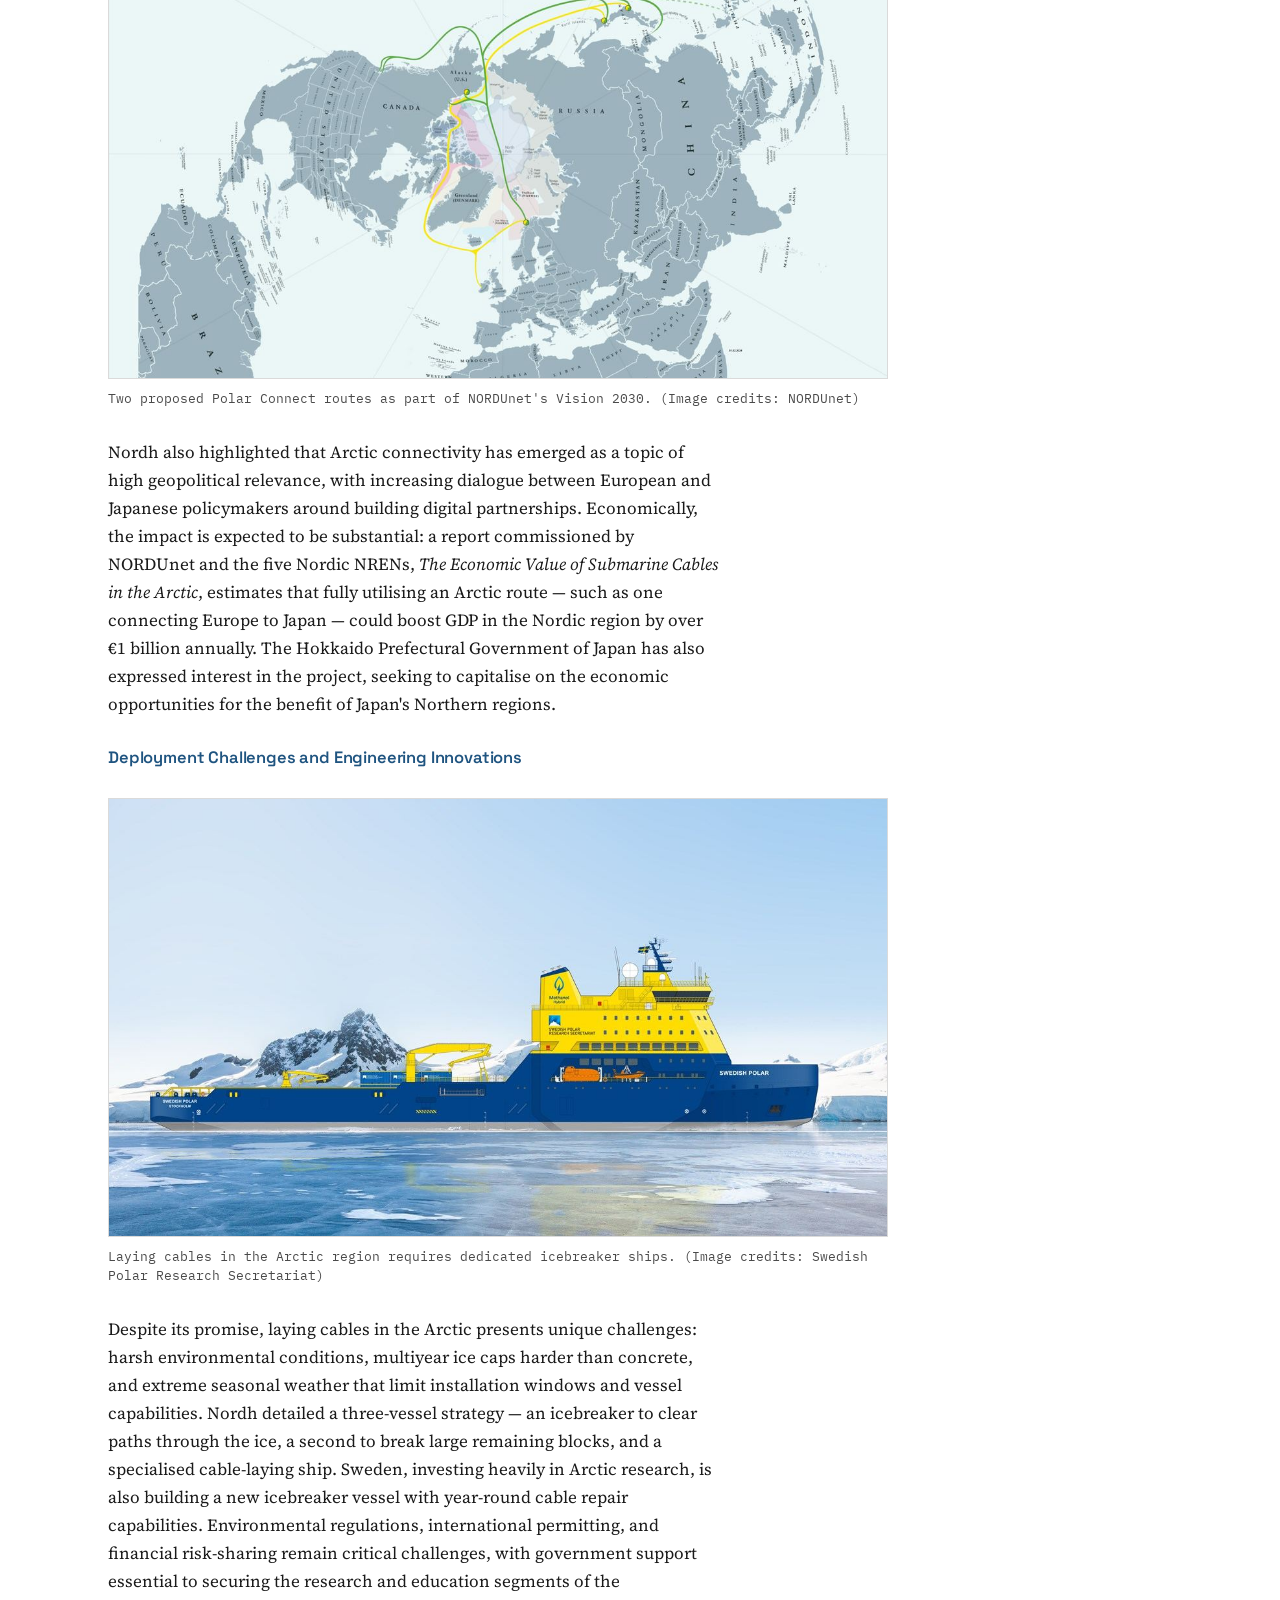
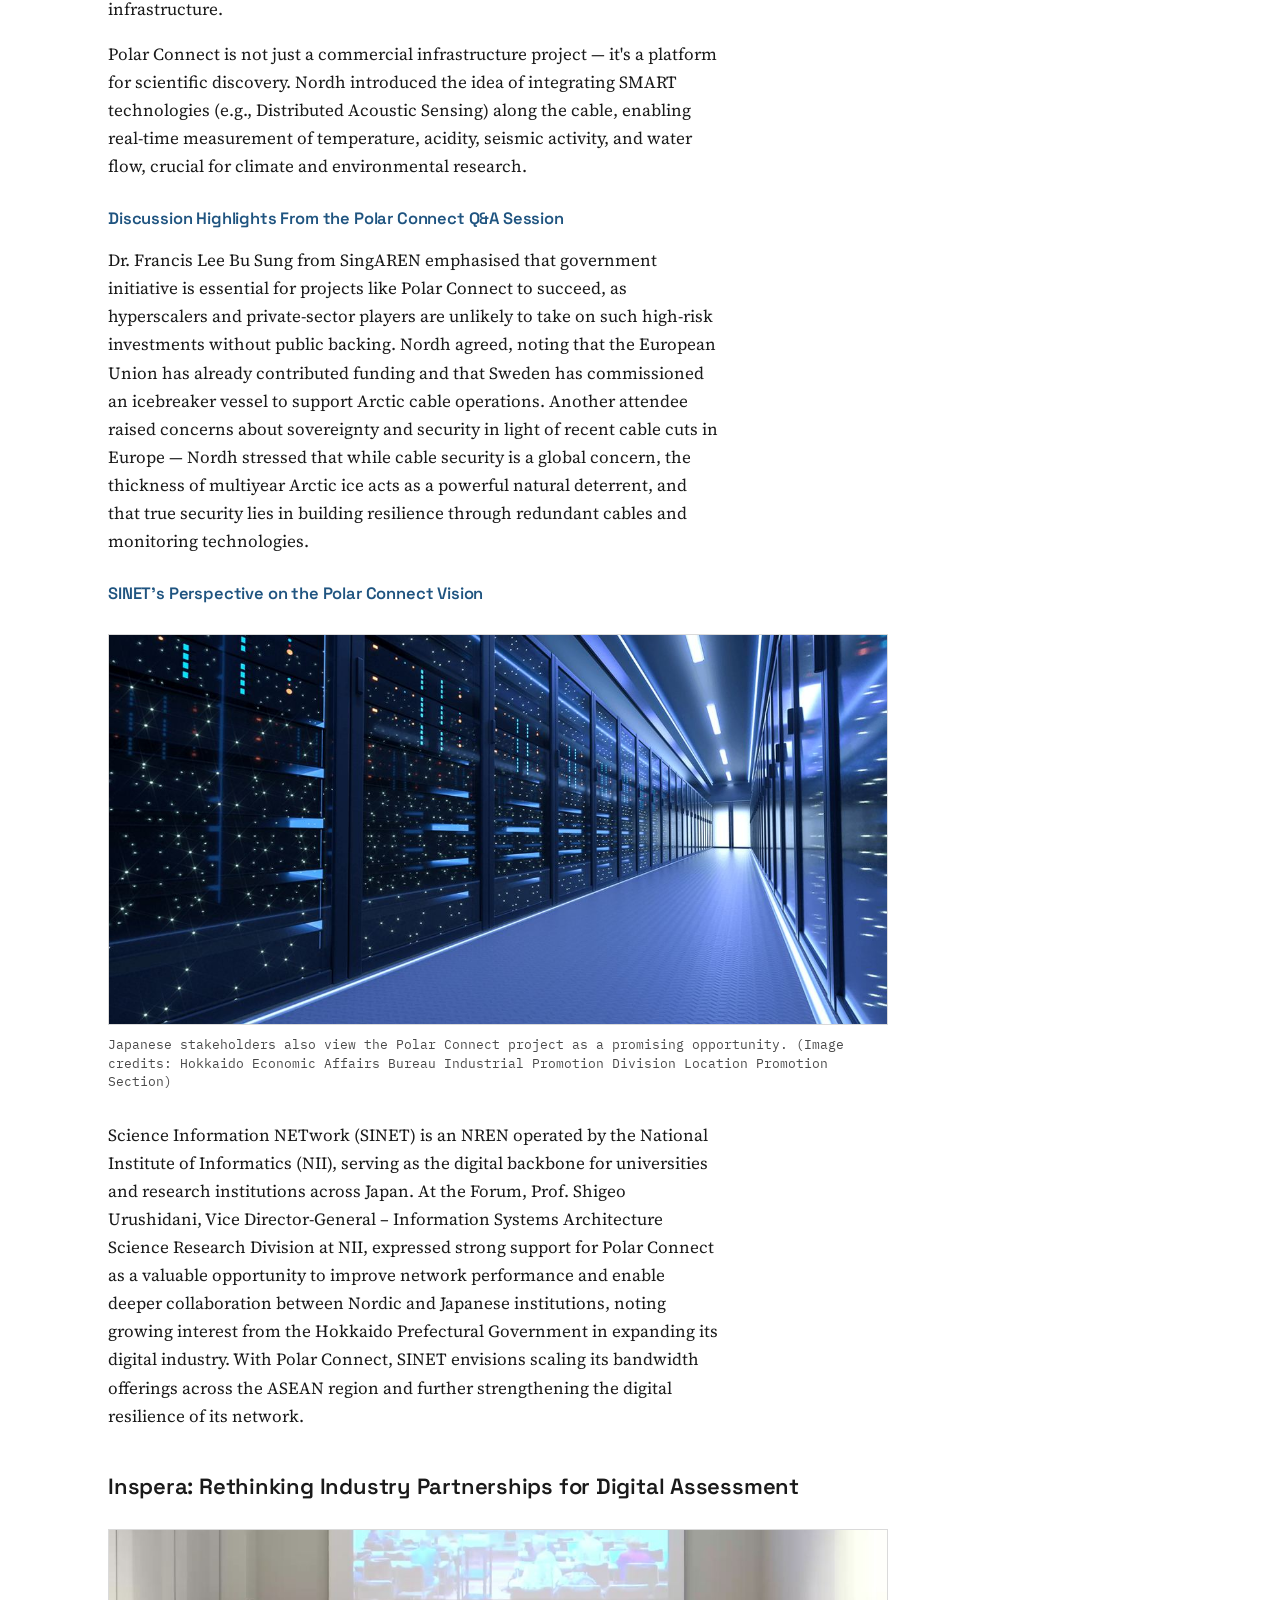
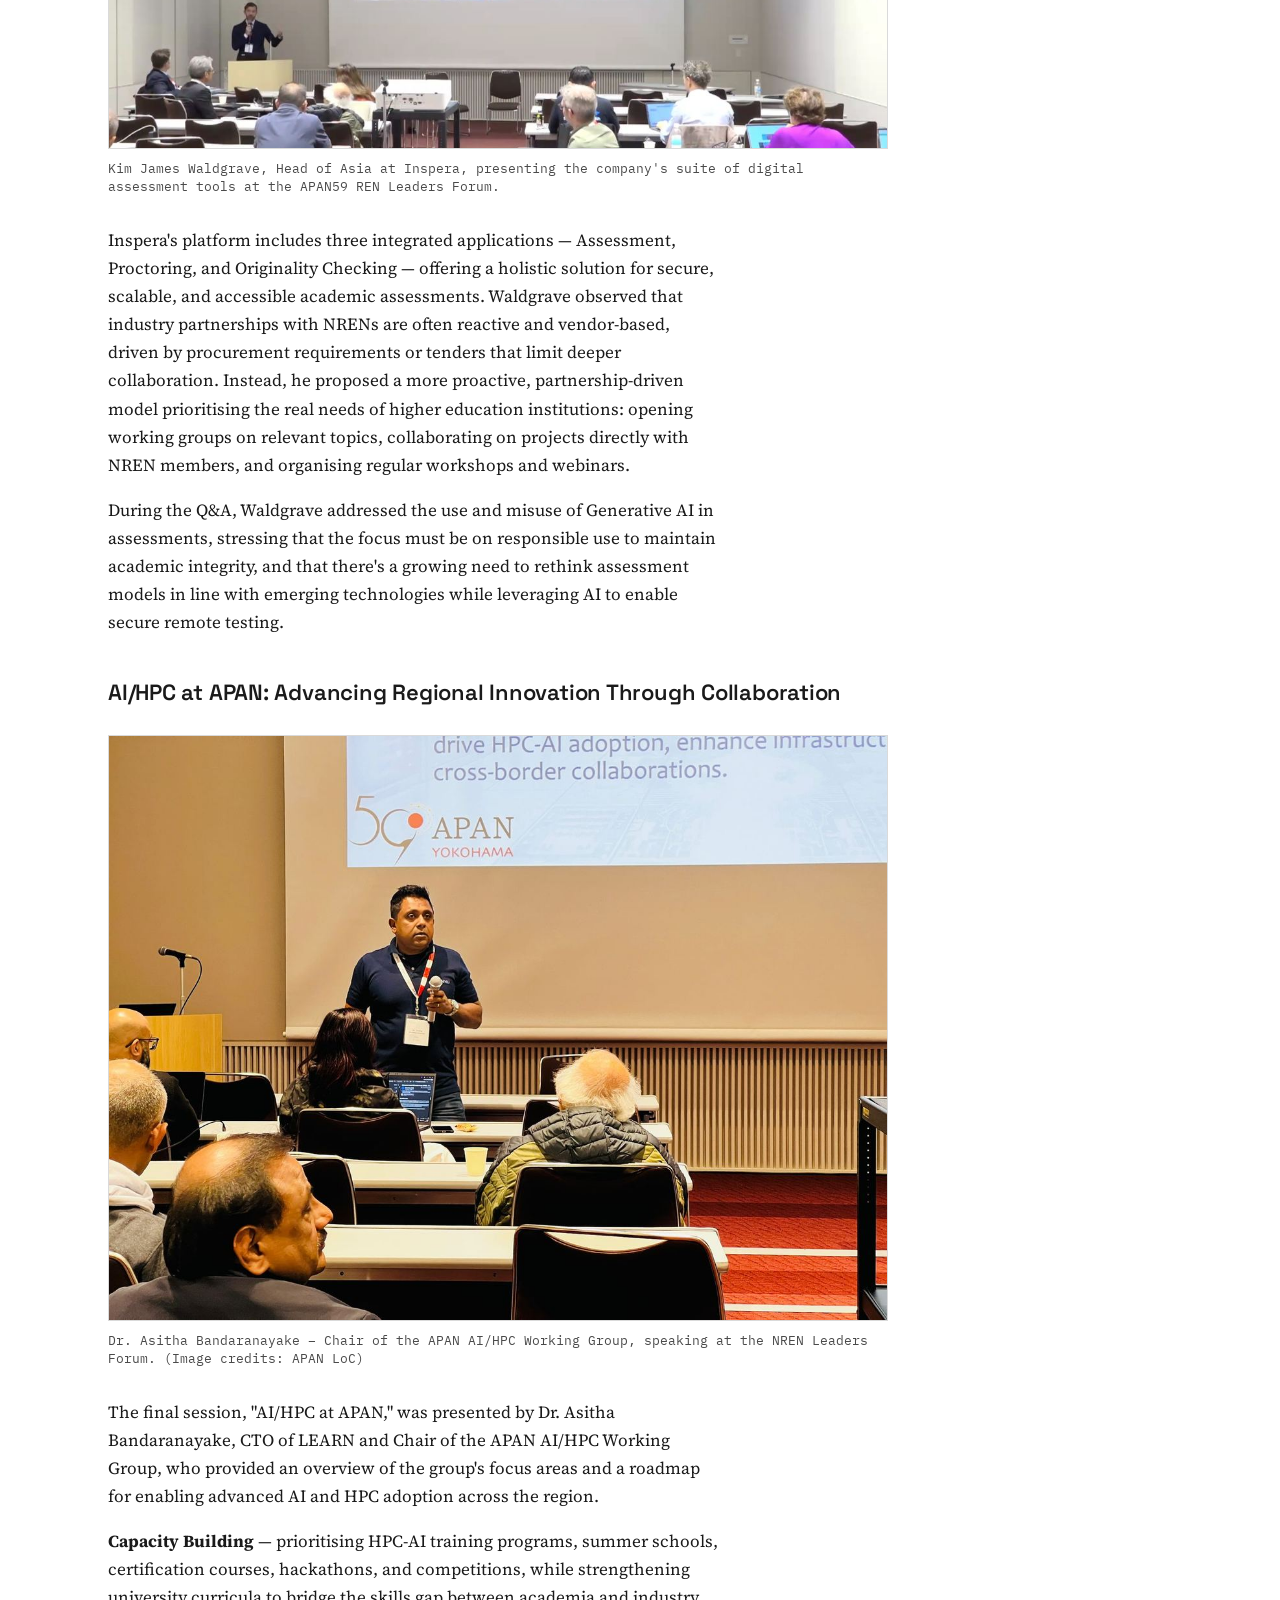
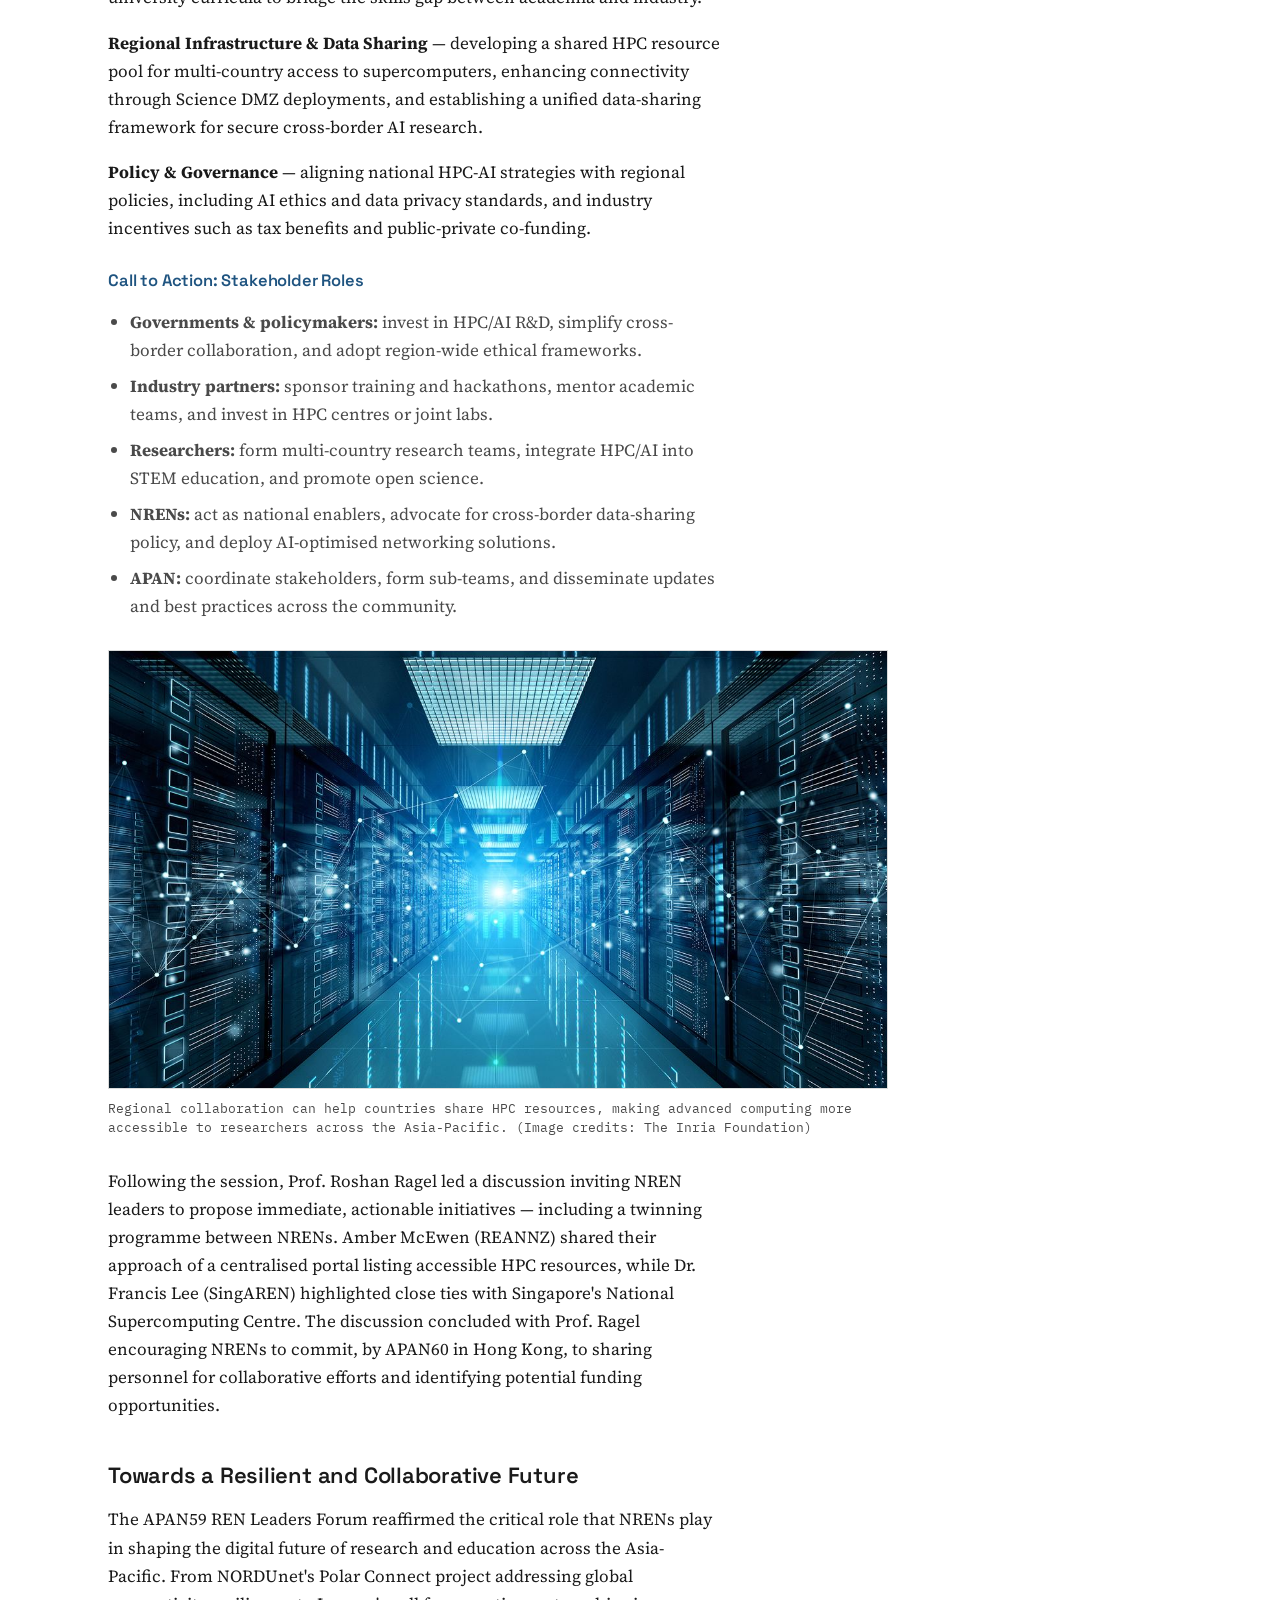
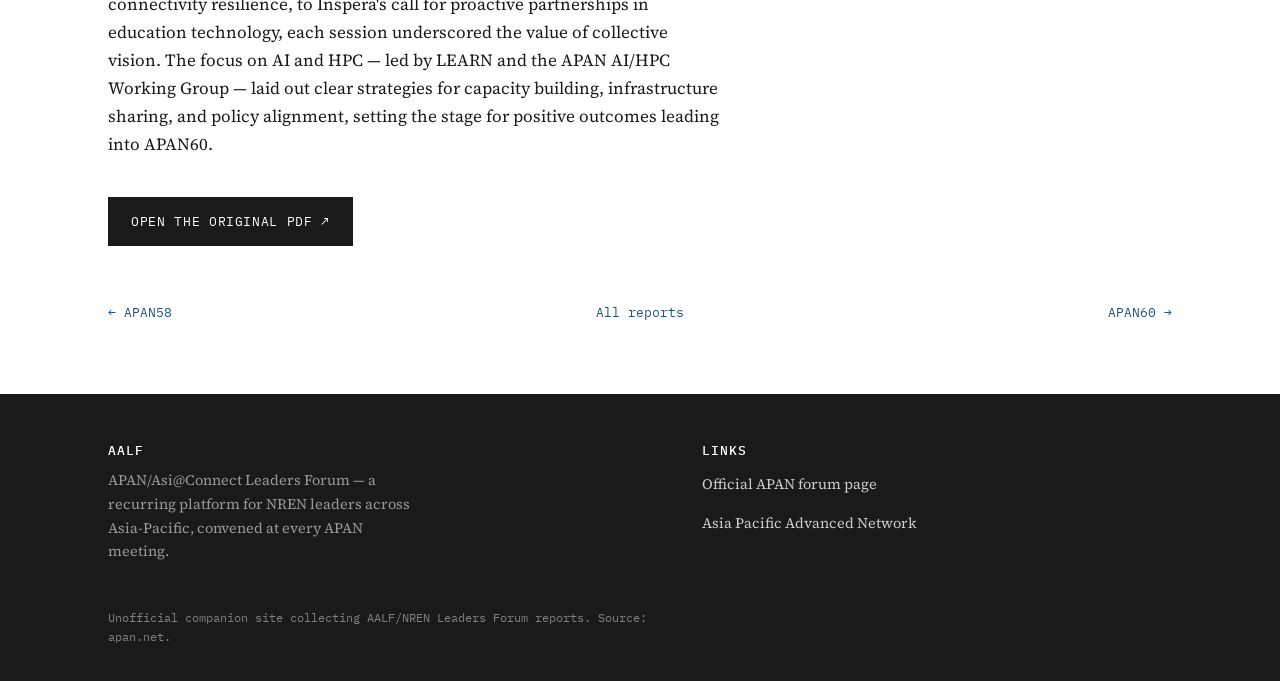
<file: reports/apan59.html>
<!DOCTYPE html>
<html lang="en">
<head>
<meta charset="UTF-8">
<meta name="viewport" content="width=device-width, initial-scale=1.0">
<title>APAN59 — NREN Leaders Forum — AALF</title>
<meta name="description" content="APAN59 report — NREN Leaders Forum.">
<link rel="preconnect" href="https://fonts.googleapis.com">
<link rel="preconnect" href="https://fonts.gstatic.com" crossorigin>
<link href="https://fonts.googleapis.com/css2?family=Space+Grotesk:wght@500;600;700&family=Source+Serif+4:ital,wght@0,400;0,600;1,400&family=IBM+Plex+Mono:wght@400;500&display=swap" rel="stylesheet">
<link rel="stylesheet" href="../assets/css/style.css">
</head>
<body>

<header class="site-header">
  <div class="wrap">
    <a class="brand" href="../index.html">AALF <span>/</span> APAN Asi@Connect</a>
    <nav class="nav">
      <a href="../index.html#overview">Overview</a>
      <a href="../index.html#objectives">Objectives</a>
      <a href="../index.html#reports" class="active">Reports</a>
      <a href="../index.html#contact">Contact</a>
    </nav>
  </div>
</header>

<section class="report-hero">
  <div class="wrap">
    <div class="eyebrow">Forum record · APAN59</div>
    <h1>APAN59 — NREN Leaders Forum</h1>
  </div>
</section>

<div class="wrap" style="padding:0 28px; margin-top: -1px;">
  <div class="timeline">
    <a class="node" href="apan56.html"><span class="num">APAN56</span><span class="place">Colombo</span></a>
    <a class="node" href="apan57.html"><span class="num">APAN57</span><span class="place">Report summary</span></a>
    <a class="node" href="apan58.html"><span class="num">APAN58</span><span class="place">Forum continues</span></a>
    <a class="node current" href="apan59.html"><span class="num">APAN59</span><span class="place">Forum continues</span></a>
    <a class="node" href="apan60.html"><span class="num">APAN60</span><span class="place">NREN Leaders Forum</span></a>
    <a class="node" href="apan61.html"><span class="num">APAN61</span><span class="place">Renamed AALF</span></a>
  </div>
</div>

<section class="report-body">
  <div class="wrap">
    <p class="lede">Insights from the APAN59 NREN Leaders Forum: Enabling Innovation in a Connected Asia-Pacific.</p>

    <p>The APAN59 REN Leaders Forum, held in Yokohama, Japan, brought together leaders from National Research and Education Networks (NRENs), technology providers, and academic institutions to explore emerging opportunities and challenges in research networking across the Asia-Pacific region. Convened by Prof. Roshan Ragel, CEO of LEARN, originally at APAN56 in Colombo, Sri Lanka, the forum has continuously grown into a regular gathering that enables NREN leaders to freely exchange ideas, address common challenges, and pursue shared opportunities.</p>
    <p>The APAN59 edition featured strategic discussions on Arctic connectivity, AI and High-Performance Computing (HPC), and digital assessment technologies, highlighting collaborative models to future-proof infrastructure and advance regional innovation — from NORDUnet's Polar Connect project and SINET's supportive stance, to Inspera's call for proactive industry partnerships and coordinated efforts in AI/HPC capacity building.</p>

    <h3>Polar Connect: NORDUnet's Vision for Resilient Arctic Connectivity</h3>
    <figure class="report-figure">
      <img src="../assets/img/reports/apan59/01-nordh.jpg" alt="Valter Nordh, CEO of NORDUnet, presenting Polar Connect at APAN59">
      <figcaption>Valter Nordh – CEO of NORDUnet, presenting the Polar Connect Project at the NREN Leaders Forum held at APAN59. (Image credits: APAN59 LoC)</figcaption>
    </figure>
    <p>The first segment of the APAN59 NREN Leaders Forum featured Valter Nordh, CEO of NORDUnet, whose presence underscored the Forum's growing recognition as a platform for international collaboration and cross-regional dialogue. His session introduced Polar Connect — an Arctic submarine cable project that seeks to strengthen global digital connectivity. Designed to serve both data communications and advanced research applications, Polar Connect is envisioned as the first intercontinental cable to traverse the Arctic Ocean, linking Europe, Asia, and North America through the shortest route possible.</p>
    <p>Currently under planning for deployment between 2028 and 2030, the project forms part of NORDUnet's broader Vision 2030, which seeks to establish at least two Arctic routes to enhance resilience, reduce latency, and strengthen digital autonomy of participating economies. The route will pass through the Exclusive Economic Zones (EEZs) of allied economies, and the infrastructure will support smart cable technologies for scientific research in addition to conventional data traffic.</p>

    <h4>Strategic Importance of Arctic Connectivity</h4>
    <figure class="report-figure">
      <img src="../assets/img/reports/apan59/02-suez.jpg" alt="Suez Canal internet traffic chokepoint diagram">
      <figcaption>Today, 90% of internet traffic between Asia and Europe travels through the Suez Canal. (Image credits: Click Oil and Gas)</figcaption>
    </figure>
    <p>Nordh underscored the growing need for alternative, stable, and high-capacity intercontinental connectivity. Today, nearly 90% of Internet traffic between Asia and Europe travels through the Suez Canal, making it a critical but vulnerable chokepoint. Recent incidents — such as a sunken vessel that damaged undersea cables and remains unrepaired due to security concerns — highlight the urgent need for resilient alternatives. Polar Connect directly addresses these concerns by offering a route of approximately 10,000 km, compared to the 20,000–30,000 km length of existing options via the Suez or North America. As Nordh noted, "this isn't just about speed — it's about digital sovereignty, stability, and future-readiness."</p>

    <h4>Geopolitical and Economic Implications</h4>
    <figure class="report-figure">
      <img src="../assets/img/reports/apan59/03-routes.jpg" alt="Two proposed Polar Connect routes, NORDUnet Vision 2030">
      <figcaption>Two proposed Polar Connect routes as part of NORDUnet's Vision 2030. (Image credits: NORDUnet)</figcaption>
    </figure>
    <p>Nordh also highlighted that Arctic connectivity has emerged as a topic of high geopolitical relevance, with increasing dialogue between European and Japanese policymakers around building digital partnerships. Economically, the impact is expected to be substantial: a report commissioned by NORDUnet and the five Nordic NRENs, <em>The Economic Value of Submarine Cables in the Arctic</em>, estimates that fully utilising an Arctic route — such as one connecting Europe to Japan — could boost GDP in the Nordic region by over €1 billion annually. The Hokkaido Prefectural Government of Japan has also expressed interest in the project, seeking to capitalise on the economic opportunities for the benefit of Japan's Northern regions.</p>

    <h4>Deployment Challenges and Engineering Innovations</h4>
    <figure class="report-figure">
      <img src="../assets/img/reports/apan59/04-icebreaker.jpg" alt="Icebreaker ship required for Arctic cable-laying">
      <figcaption>Laying cables in the Arctic region requires dedicated icebreaker ships. (Image credits: Swedish Polar Research Secretariat)</figcaption>
    </figure>
    <p>Despite its promise, laying cables in the Arctic presents unique challenges: harsh environmental conditions, multiyear ice caps harder than concrete, and extreme seasonal weather that limit installation windows and vessel capabilities. Nordh detailed a three-vessel strategy — an icebreaker to clear paths through the ice, a second to break large remaining blocks, and a specialised cable-laying ship. Sweden, investing heavily in Arctic research, is also building a new icebreaker vessel with year-round cable repair capabilities. Environmental regulations, international permitting, and financial risk-sharing remain critical challenges, with government support essential to securing the research and education segments of the infrastructure.</p>
    <p>Polar Connect is not just a commercial infrastructure project — it's a platform for scientific discovery. Nordh introduced the idea of integrating SMART technologies (e.g., Distributed Acoustic Sensing) along the cable, enabling real-time measurement of temperature, acidity, seismic activity, and water flow, crucial for climate and environmental research.</p>

    <h4>Discussion Highlights From the Polar Connect Q&amp;A Session</h4>
    <p>Dr. Francis Lee Bu Sung from SingAREN emphasised that government initiative is essential for projects like Polar Connect to succeed, as hyperscalers and private-sector players are unlikely to take on such high-risk investments without public backing. Nordh agreed, noting that the European Union has already contributed funding and that Sweden has commissioned an icebreaker vessel to support Arctic cable operations. Another attendee raised concerns about sovereignty and security in light of recent cable cuts in Europe — Nordh stressed that while cable security is a global concern, the thickness of multiyear Arctic ice acts as a powerful natural deterrent, and that true security lies in building resilience through redundant cables and monitoring technologies.</p>

    <h4>SINET's Perspective on the Polar Connect Vision</h4>
    <figure class="report-figure">
      <img src="../assets/img/reports/apan59/05-sinet.jpg" alt="Hokkaido Economic Affairs Bureau industrial promotion view relevant to Polar Connect">
      <figcaption>Japanese stakeholders also view the Polar Connect project as a promising opportunity. (Image credits: Hokkaido Economic Affairs Bureau Industrial Promotion Division Location Promotion Section)</figcaption>
    </figure>
    <p>Science Information NETwork (SINET) is an NREN operated by the National Institute of Informatics (NII), serving as the digital backbone for universities and research institutions across Japan. At the Forum, Prof. Shigeo Urushidani, Vice Director-General – Information Systems Architecture Science Research Division at NII, expressed strong support for Polar Connect as a valuable opportunity to improve network performance and enable deeper collaboration between Nordic and Japanese institutions, noting growing interest from the Hokkaido Prefectural Government in expanding its digital industry. With Polar Connect, SINET envisions scaling its bandwidth offerings across the ASEAN region and further strengthening the digital resilience of its network.</p>

    <h3>Inspera: Rethinking Industry Partnerships for Digital Assessment</h3>
    <figure class="report-figure">
      <img src="../assets/img/reports/apan59/06-inspera.jpg" alt="Kim James Waldgrave of Inspera presenting at APAN59">
      <figcaption>Kim James Waldgrave, Head of Asia at Inspera, presenting the company's suite of digital assessment tools at the APAN59 REN Leaders Forum.</figcaption>
    </figure>
    <p>Inspera's platform includes three integrated applications — Assessment, Proctoring, and Originality Checking — offering a holistic solution for secure, scalable, and accessible academic assessments. Waldgrave observed that industry partnerships with NRENs are often reactive and vendor-based, driven by procurement requirements or tenders that limit deeper collaboration. Instead, he proposed a more proactive, partnership-driven model prioritising the real needs of higher education institutions: opening working groups on relevant topics, collaborating on projects directly with NREN members, and organising regular workshops and webinars.</p>
    <p>During the Q&amp;A, Waldgrave addressed the use and misuse of Generative AI in assessments, stressing that the focus must be on responsible use to maintain academic integrity, and that there's a growing need to rethink assessment models in line with emerging technologies while leveraging AI to enable secure remote testing.</p>

    <h3>AI/HPC at APAN: Advancing Regional Innovation Through Collaboration</h3>
    <figure class="report-figure">
      <img src="../assets/img/reports/apan59/07-bandaranayake.jpg" alt="Dr. Asitha Bandaranayake speaking at the NREN Leaders Forum">
      <figcaption>Dr. Asitha Bandaranayake – Chair of the APAN AI/HPC Working Group, speaking at the NREN Leaders Forum. (Image credits: APAN LoC)</figcaption>
    </figure>
    <p>The final session, "AI/HPC at APAN," was presented by Dr. Asitha Bandaranayake, CTO of LEARN and Chair of the APAN AI/HPC Working Group, who provided an overview of the group's focus areas and a roadmap for enabling advanced AI and HPC adoption across the region.</p>
    <p><strong>Capacity Building</strong> — prioritising HPC-AI training programs, summer schools, certification courses, hackathons, and competitions, while strengthening university curricula to bridge the skills gap between academia and industry.</p>
    <p><strong>Regional Infrastructure &amp; Data Sharing</strong> — developing a shared HPC resource pool for multi-country access to supercomputers, enhancing connectivity through Science DMZ deployments, and establishing a unified data-sharing framework for secure cross-border AI research.</p>
    <p><strong>Policy &amp; Governance</strong> — aligning national HPC-AI strategies with regional policies, including AI ethics and data privacy standards, and industry incentives such as tax benefits and public-private co-funding.</p>

    <h4>Call to Action: Stakeholder Roles</h4>
    <ul>
      <li><strong>Governments &amp; policymakers:</strong> invest in HPC/AI R&amp;D, simplify cross-border collaboration, and adopt region-wide ethical frameworks.</li>
      <li><strong>Industry partners:</strong> sponsor training and hackathons, mentor academic teams, and invest in HPC centres or joint labs.</li>
      <li><strong>Researchers:</strong> form multi-country research teams, integrate HPC/AI into STEM education, and promote open science.</li>
      <li><strong>NRENs:</strong> act as national enablers, advocate for cross-border data-sharing policy, and deploy AI-optimised networking solutions.</li>
      <li><strong>APAN:</strong> coordinate stakeholders, form sub-teams, and disseminate updates and best practices across the community.</li>
    </ul>

    <figure class="report-figure">
      <img src="../assets/img/reports/apan59/08-hpc.jpg" alt="Regional HPC resource sharing across the Asia-Pacific">
      <figcaption>Regional collaboration can help countries share HPC resources, making advanced computing more accessible to researchers across the Asia-Pacific. (Image credits: The Inria Foundation)</figcaption>
    </figure>
    <p>Following the session, Prof. Roshan Ragel led a discussion inviting NREN leaders to propose immediate, actionable initiatives — including a twinning programme between NRENs. Amber McEwen (REANNZ) shared their approach of a centralised portal listing accessible HPC resources, while Dr. Francis Lee (SingAREN) highlighted close ties with Singapore's National Supercomputing Centre. The discussion concluded with Prof. Ragel encouraging NRENs to commit, by APAN60 in Hong Kong, to sharing personnel for collaborative efforts and identifying potential funding opportunities.</p>

    <h3>Towards a Resilient and Collaborative Future</h3>
    <p>The APAN59 REN Leaders Forum reaffirmed the critical role that NRENs play in shaping the digital future of research and education across the Asia-Pacific. From NORDUnet's Polar Connect project addressing global connectivity resilience, to Inspera's call for proactive partnerships in education technology, each session underscored the value of collective vision. The focus on AI and HPC — led by LEARN and the APAN AI/HPC Working Group — laid out clear strategies for capacity building, infrastructure sharing, and policy alignment, setting the stage for positive outcomes leading into APAN60.</p>

    <a class="pdf-cta" href="https://apan.net/wp-content/uploads/2025/07/APAN59.pdf" target="_blank" rel="noopener">Open the original PDF ↗</a>
  </div>
</section>

<div class="wrap">
  <div class="report-nav">
    <a href="apan58.html" class="">← APAN58</a>
    <a href="../index.html#reports">All reports</a>
    <a href="apan60.html" class="">APAN60 →</a>
  </div>
</div>

<footer>
  <div class="wrap">
    <div>
      <h4>AALF</h4>
      <p style="max-width:38ch; margin-top:10px;">APAN/Asi@Connect Leaders Forum — a recurring platform
      for NREN leaders across Asia-Pacific, convened at every APAN meeting.</p>
    </div>
    <div>
      <h4>Links</h4>
      <p><a href="https://apan.net/apan-asiaconnect-leaders-forum/" target="_blank" rel="noopener">Official APAN forum page</a></p>
      <p><a href="https://apan.net/" target="_blank" rel="noopener">Asia Pacific Advanced Network</a></p>
    </div>
  </div>
  <div class="wrap fine">Unofficial companion site collecting AALF/NREN Leaders Forum reports. Source: apan.net.</div>
</footer>

</body>
</html>
</file>
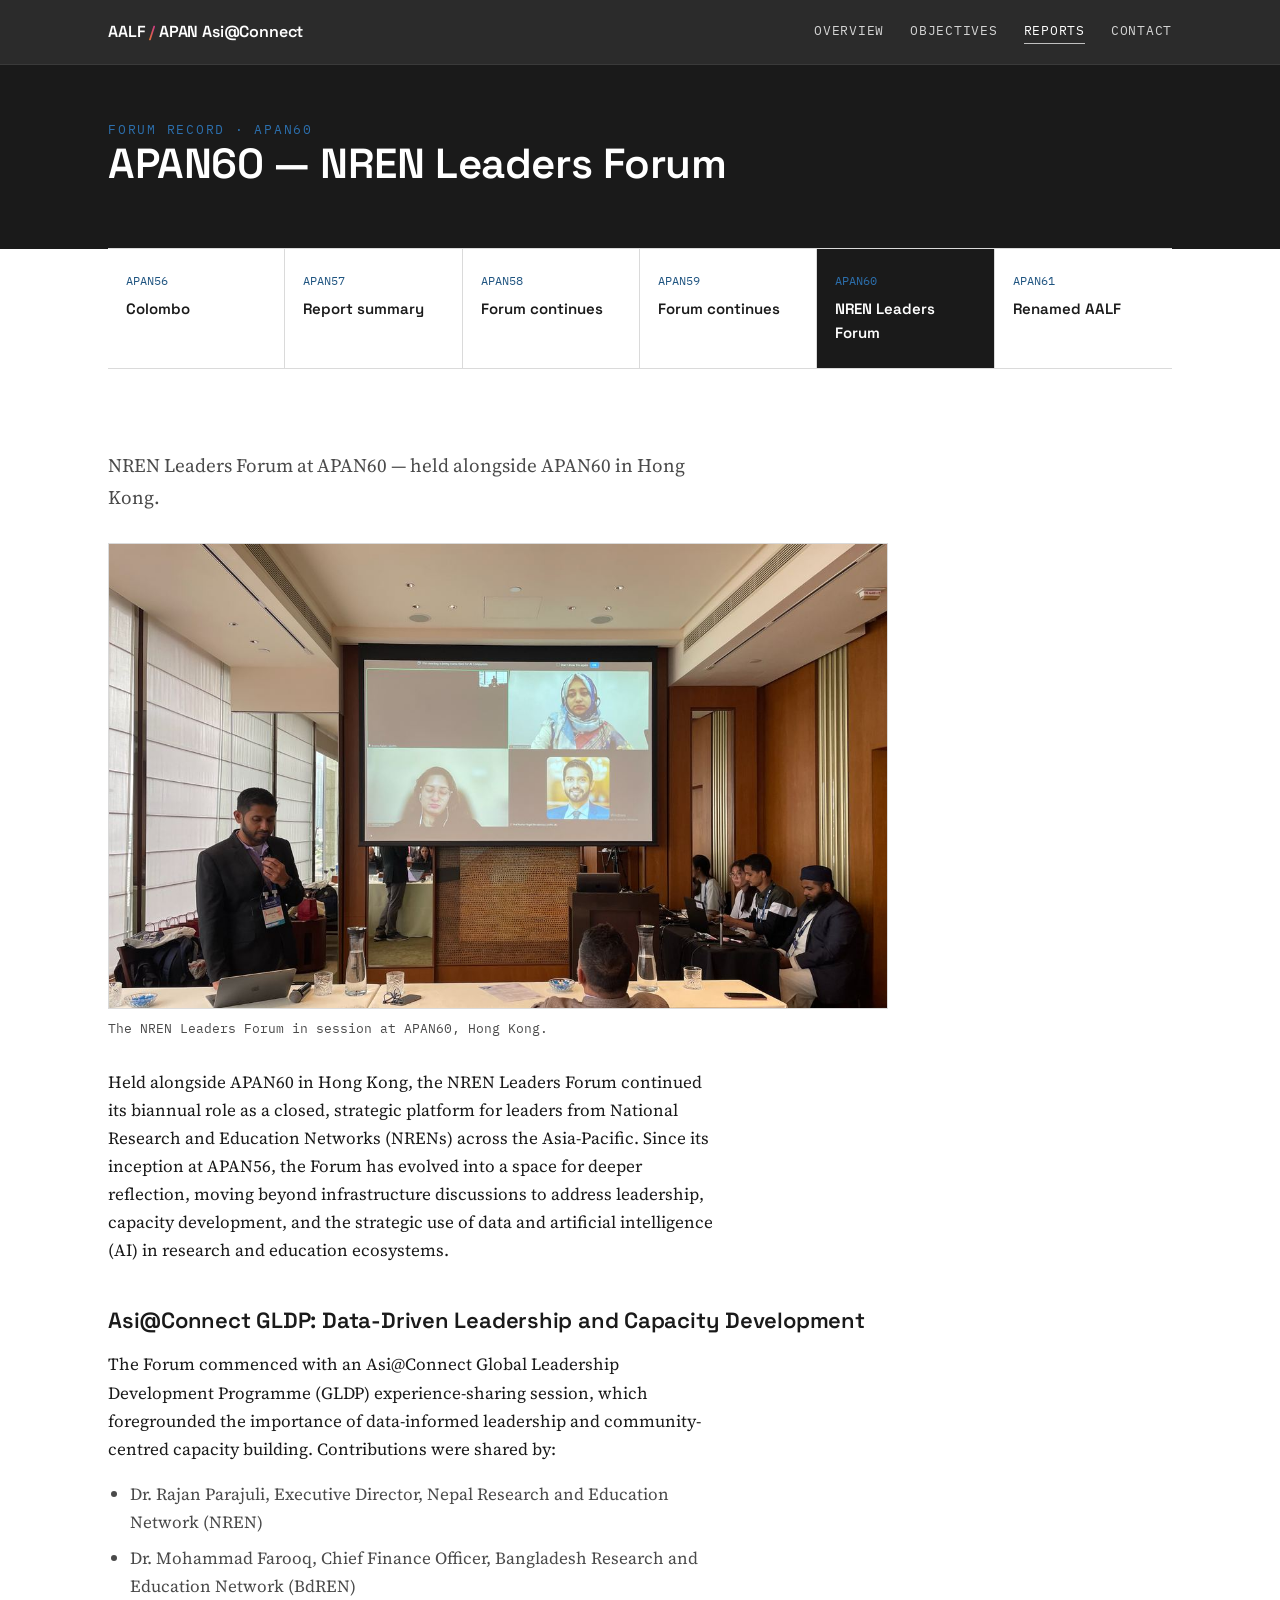
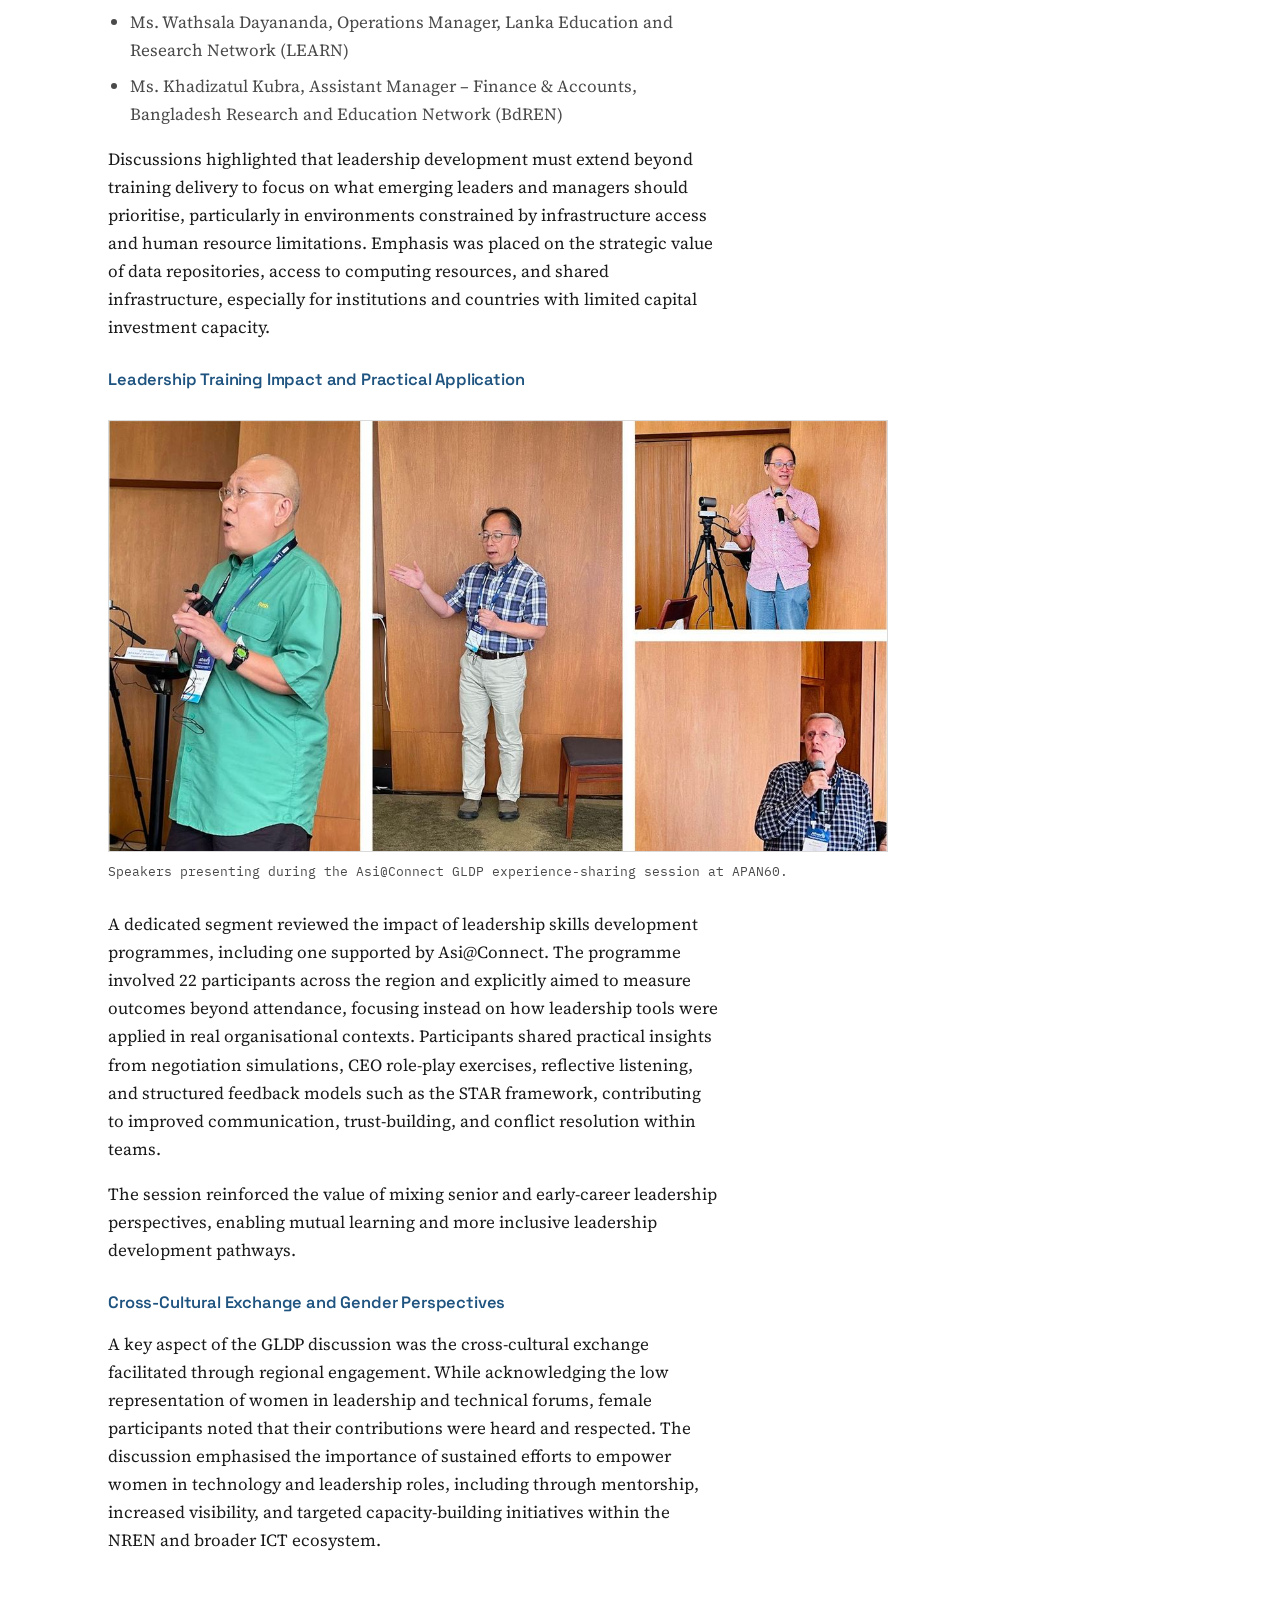
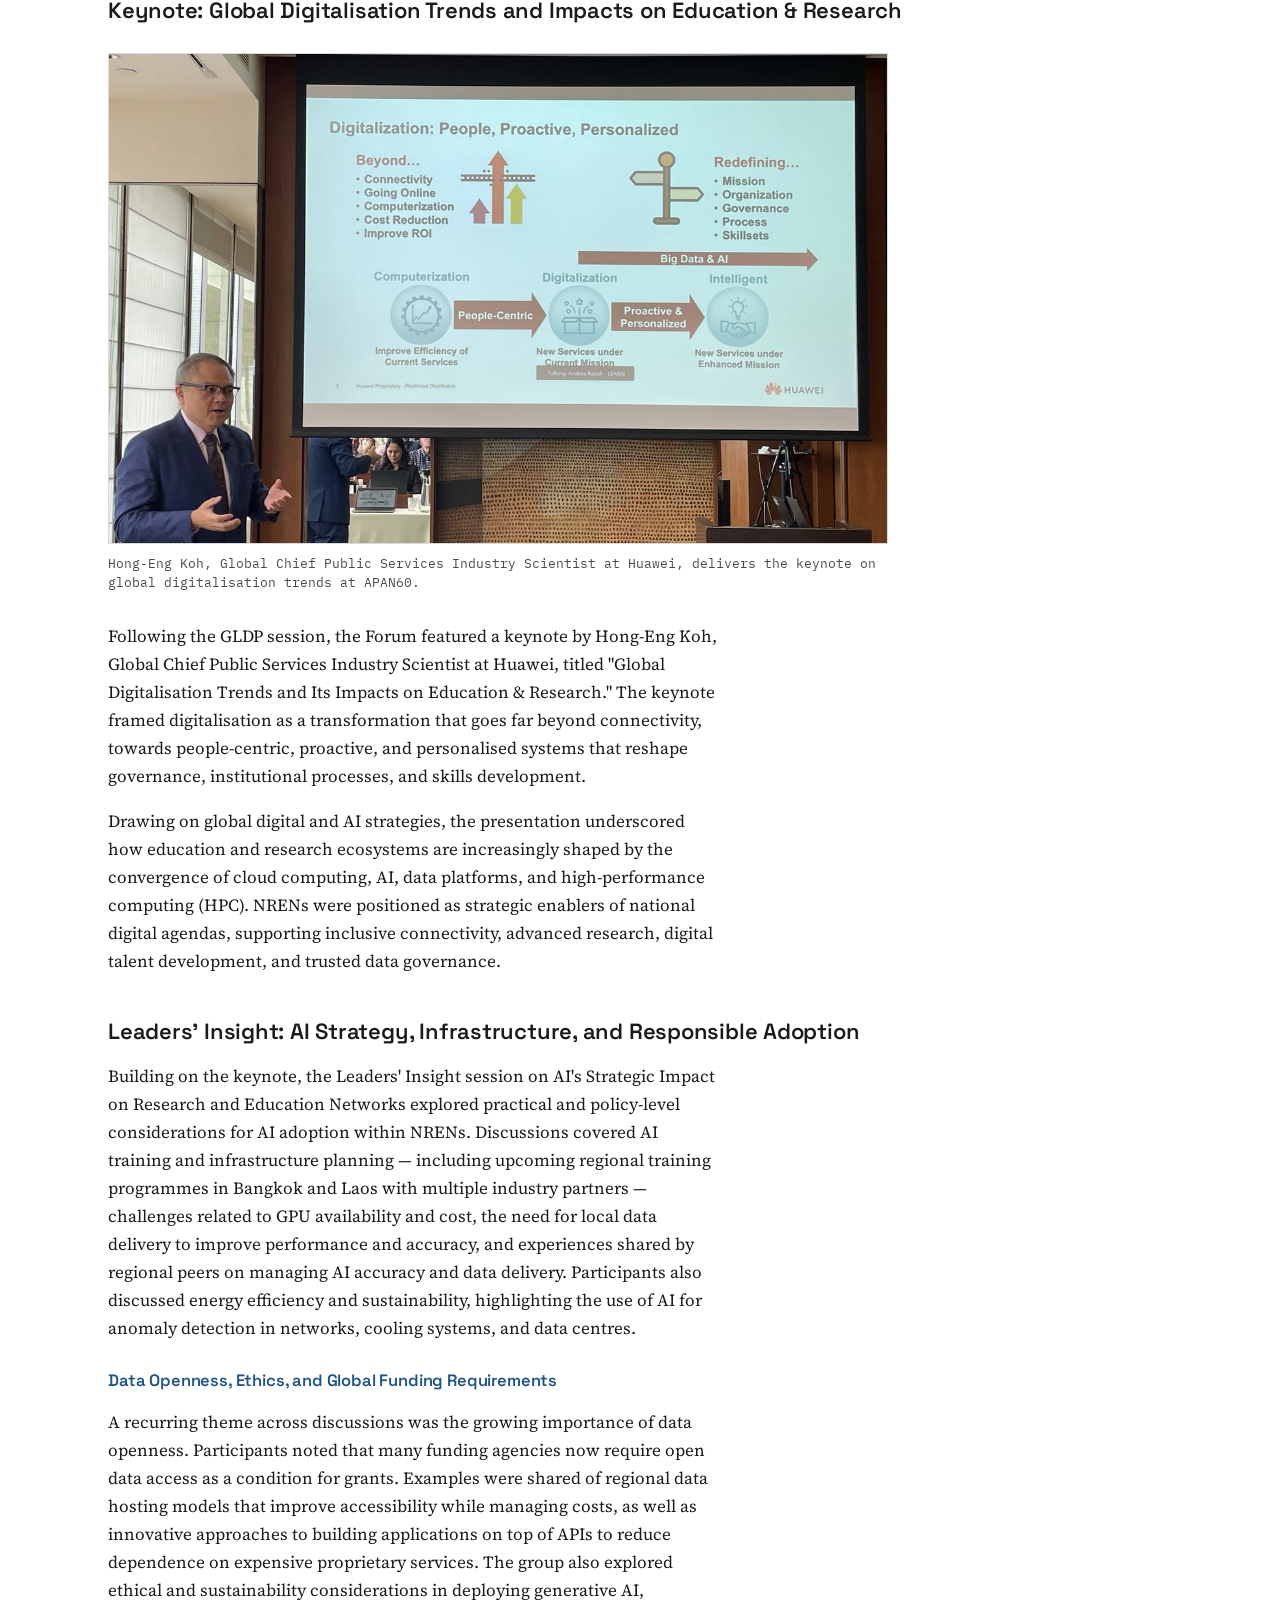
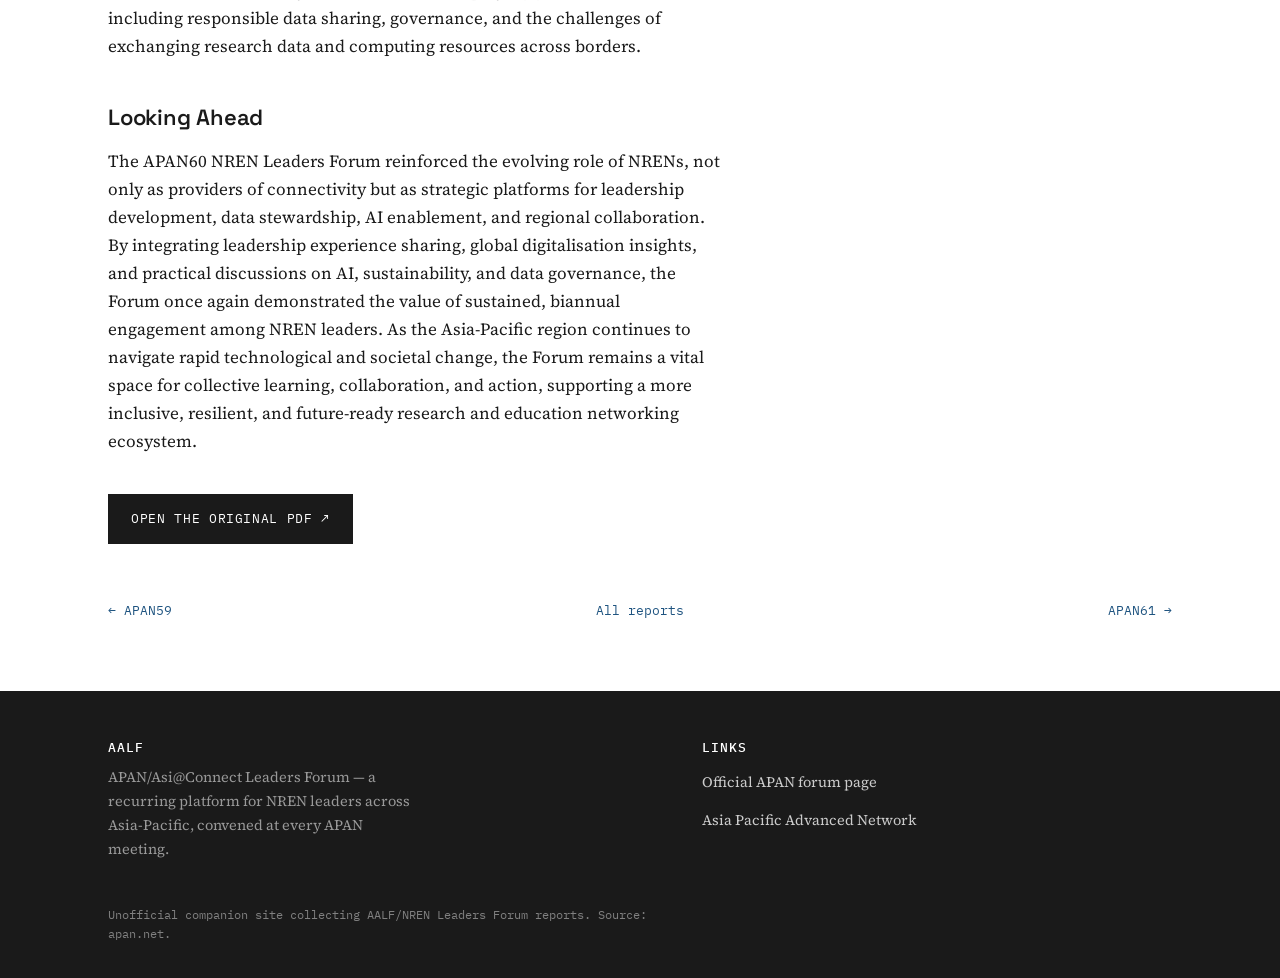
<file: reports/apan60.html>
<!DOCTYPE html>
<html lang="en">
<head>
<meta charset="UTF-8">
<meta name="viewport" content="width=device-width, initial-scale=1.0">
<title>APAN60 — NREN Leaders Forum — AALF</title>
<meta name="description" content="APAN60 report — NREN Leaders Forum.">
<link rel="preconnect" href="https://fonts.googleapis.com">
<link rel="preconnect" href="https://fonts.gstatic.com" crossorigin>
<link href="https://fonts.googleapis.com/css2?family=Space+Grotesk:wght@500;600;700&family=Source+Serif+4:ital,wght@0,400;0,600;1,400&family=IBM+Plex+Mono:wght@400;500&display=swap" rel="stylesheet">
<link rel="stylesheet" href="../assets/css/style.css">
</head>
<body>

<header class="site-header">
  <div class="wrap">
    <a class="brand" href="../index.html">AALF <span>/</span> APAN Asi@Connect</a>
    <nav class="nav">
      <a href="../index.html#overview">Overview</a>
      <a href="../index.html#objectives">Objectives</a>
      <a href="../index.html#reports" class="active">Reports</a>
      <a href="../index.html#contact">Contact</a>
    </nav>
  </div>
</header>

<section class="report-hero">
  <div class="wrap">
    <div class="eyebrow">Forum record · APAN60</div>
    <h1>APAN60 — NREN Leaders Forum</h1>
  </div>
</section>

<div class="wrap" style="padding:0 28px; margin-top: -1px;">
  <div class="timeline">
    <a class="node" href="apan56.html"><span class="num">APAN56</span><span class="place">Colombo</span></a>
    <a class="node" href="apan57.html"><span class="num">APAN57</span><span class="place">Report summary</span></a>
    <a class="node" href="apan58.html"><span class="num">APAN58</span><span class="place">Forum continues</span></a>
    <a class="node" href="apan59.html"><span class="num">APAN59</span><span class="place">Forum continues</span></a>
    <a class="node current" href="apan60.html"><span class="num">APAN60</span><span class="place">NREN Leaders Forum</span></a>
    <a class="node" href="apan61.html"><span class="num">APAN61</span><span class="place">Renamed AALF</span></a>
  </div>
</div>

<section class="report-body">
  <div class="wrap">
    <p class="lede">NREN Leaders Forum at APAN60 — held alongside APAN60 in Hong Kong.</p>

    <figure class="report-figure">
      <img src="../assets/img/reports/apan60/01-hero.jpg" alt="NREN Leaders Forum session at APAN60, Hong Kong">
      <figcaption>The NREN Leaders Forum in session at APAN60, Hong Kong.</figcaption>
    </figure>

    <p>Held alongside APAN60 in Hong Kong, the NREN Leaders Forum continued its biannual role as a closed, strategic platform for leaders from National Research and Education Networks (NRENs) across the Asia-Pacific. Since its inception at APAN56, the Forum has evolved into a space for deeper reflection, moving beyond infrastructure discussions to address leadership, capacity development, and the strategic use of data and artificial intelligence (AI) in research and education ecosystems.</p>

    <h3>Asi@Connect GLDP: Data-Driven Leadership and Capacity Development</h3>
    <p>The Forum commenced with an Asi@Connect Global Leadership Development Programme (GLDP) experience-sharing session, which foregrounded the importance of data-informed leadership and community-centred capacity building. Contributions were shared by:</p>
    <ul>
      <li>Dr. Rajan Parajuli, Executive Director, Nepal Research and Education Network (NREN)</li>
      <li>Dr. Mohammad Farooq, Chief Finance Officer, Bangladesh Research and Education Network (BdREN)</li>
      <li>Ms. Wathsala Dayananda, Operations Manager, Lanka Education and Research Network (LEARN)</li>
      <li>Ms. Khadizatul Kubra, Assistant Manager – Finance &amp; Accounts, Bangladesh Research and Education Network (BdREN)</li>
    </ul>
    <p>Discussions highlighted that leadership development must extend beyond training delivery to focus on what emerging leaders and managers should prioritise, particularly in environments constrained by infrastructure access and human resource limitations. Emphasis was placed on the strategic value of data repositories, access to computing resources, and shared infrastructure, especially for institutions and countries with limited capital investment capacity.</p>

    <h4>Leadership Training Impact and Practical Application</h4>
    <figure class="report-figure">
      <img src="../assets/img/reports/apan60/03-speakers.jpg" alt="GLDP session speakers at APAN60">
      <figcaption>Speakers presenting during the Asi@Connect GLDP experience-sharing session at APAN60.</figcaption>
    </figure>
    <p>A dedicated segment reviewed the impact of leadership skills development programmes, including one supported by Asi@Connect. The programme involved 22 participants across the region and explicitly aimed to measure outcomes beyond attendance, focusing instead on how leadership tools were applied in real organisational contexts. Participants shared practical insights from negotiation simulations, CEO role-play exercises, reflective listening, and structured feedback models such as the STAR framework, contributing to improved communication, trust-building, and conflict resolution within teams.</p>
    <p>The session reinforced the value of mixing senior and early-career leadership perspectives, enabling mutual learning and more inclusive leadership development pathways.</p>

    <h4>Cross-Cultural Exchange and Gender Perspectives</h4>
    <p>A key aspect of the GLDP discussion was the cross-cultural exchange facilitated through regional engagement. While acknowledging the low representation of women in leadership and technical forums, female participants noted that their contributions were heard and respected. The discussion emphasised the importance of sustained efforts to empower women in technology and leadership roles, including through mentorship, increased visibility, and targeted capacity-building initiatives within the NREN and broader ICT ecosystem.</p>

    <h3>Keynote: Global Digitalisation Trends and Impacts on Education &amp; Research</h3>
    <figure class="report-figure">
      <img src="../assets/img/reports/apan60/02-keynote.jpg" alt="Hong-Eng Koh of Huawei delivering the APAN60 keynote">
      <figcaption>Hong-Eng Koh, Global Chief Public Services Industry Scientist at Huawei, delivers the keynote on global digitalisation trends at APAN60.</figcaption>
    </figure>
    <p>Following the GLDP session, the Forum featured a keynote by Hong-Eng Koh, Global Chief Public Services Industry Scientist at Huawei, titled "Global Digitalisation Trends and Its Impacts on Education &amp; Research." The keynote framed digitalisation as a transformation that goes far beyond connectivity, towards people-centric, proactive, and personalised systems that reshape governance, institutional processes, and skills development.</p>
    <p>Drawing on global digital and AI strategies, the presentation underscored how education and research ecosystems are increasingly shaped by the convergence of cloud computing, AI, data platforms, and high-performance computing (HPC). NRENs were positioned as strategic enablers of national digital agendas, supporting inclusive connectivity, advanced research, digital talent development, and trusted data governance.</p>

    <h3>Leaders' Insight: AI Strategy, Infrastructure, and Responsible Adoption</h3>
    <p>Building on the keynote, the Leaders' Insight session on AI's Strategic Impact on Research and Education Networks explored practical and policy-level considerations for AI adoption within NRENs. Discussions covered AI training and infrastructure planning — including upcoming regional training programmes in Bangkok and Laos with multiple industry partners — challenges related to GPU availability and cost, the need for local data delivery to improve performance and accuracy, and experiences shared by regional peers on managing AI accuracy and data delivery. Participants also discussed energy efficiency and sustainability, highlighting the use of AI for anomaly detection in networks, cooling systems, and data centres.</p>

    <h4>Data Openness, Ethics, and Global Funding Requirements</h4>
    <p>A recurring theme across discussions was the growing importance of data openness. Participants noted that many funding agencies now require open data access as a condition for grants. Examples were shared of regional data hosting models that improve accessibility while managing costs, as well as innovative approaches to building applications on top of APIs to reduce dependence on expensive proprietary services. The group also explored ethical and sustainability considerations in deploying generative AI, including responsible data sharing, governance, and the challenges of exchanging research data and computing resources across borders.</p>

    <h3>Looking Ahead</h3>
    <p>The APAN60 NREN Leaders Forum reinforced the evolving role of NRENs, not only as providers of connectivity but as strategic platforms for leadership development, data stewardship, AI enablement, and regional collaboration. By integrating leadership experience sharing, global digitalisation insights, and practical discussions on AI, sustainability, and data governance, the Forum once again demonstrated the value of sustained, biannual engagement among NREN leaders. As the Asia-Pacific region continues to navigate rapid technological and societal change, the Forum remains a vital space for collective learning, collaboration, and action, supporting a more inclusive, resilient, and future-ready research and education networking ecosystem.</p>

    <a class="pdf-cta" href="https://apan.net/wp-content/uploads/2026/01/NREN-Leaders-Forum-at-APAN60.pdf" target="_blank" rel="noopener">Open the original PDF ↗</a>
  </div>
</section>

<div class="wrap">
  <div class="report-nav">
    <a href="apan59.html" class="">← APAN59</a>
    <a href="../index.html#reports">All reports</a>
    <a href="apan61.html" class="">APAN61 →</a>
  </div>
</div>

<footer>
  <div class="wrap">
    <div>
      <h4>AALF</h4>
      <p style="max-width:38ch; margin-top:10px;">APAN/Asi@Connect Leaders Forum — a recurring platform
      for NREN leaders across Asia-Pacific, convened at every APAN meeting.</p>
    </div>
    <div>
      <h4>Links</h4>
      <p><a href="https://apan.net/apan-asiaconnect-leaders-forum/" target="_blank" rel="noopener">Official APAN forum page</a></p>
      <p><a href="https://apan.net/" target="_blank" rel="noopener">Asia Pacific Advanced Network</a></p>
    </div>
  </div>
  <div class="wrap fine">Unofficial companion site collecting AALF/NREN Leaders Forum reports. Source: apan.net.</div>
</footer>

</body>
</html>
</file>
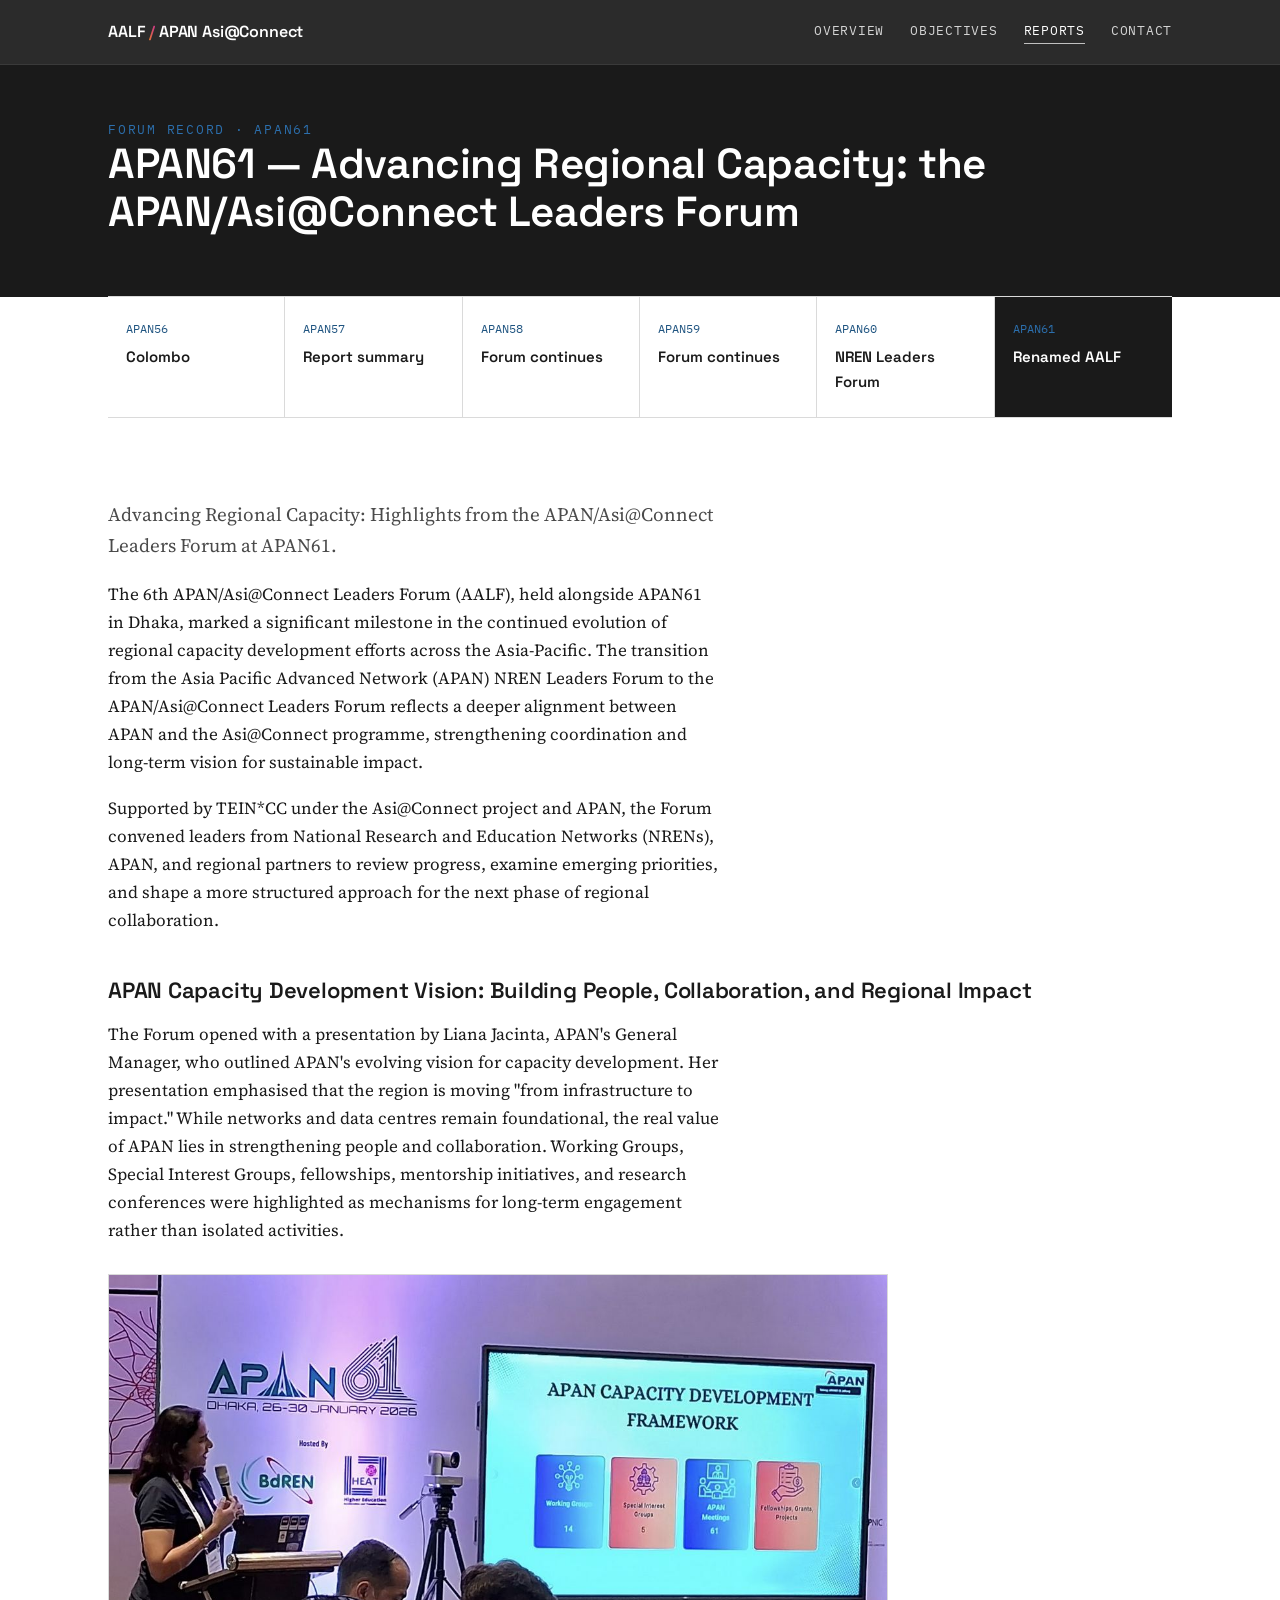
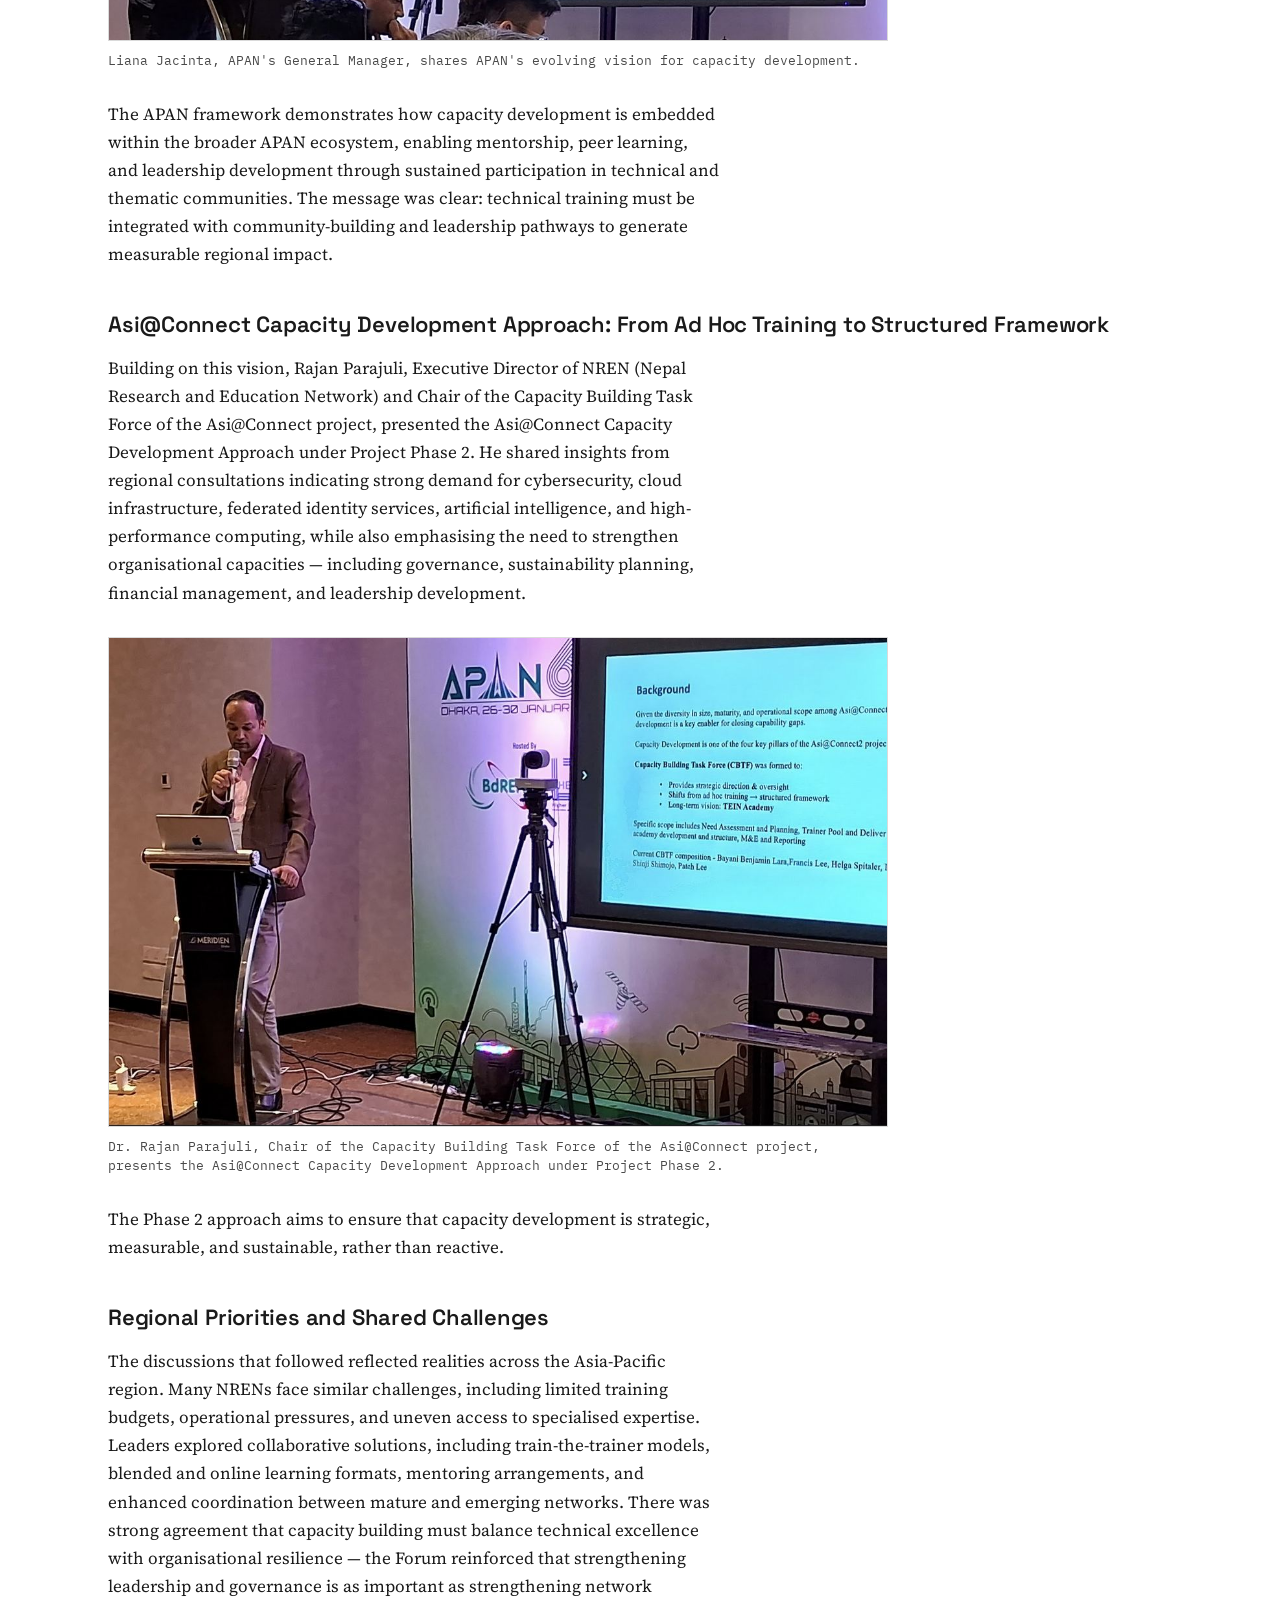
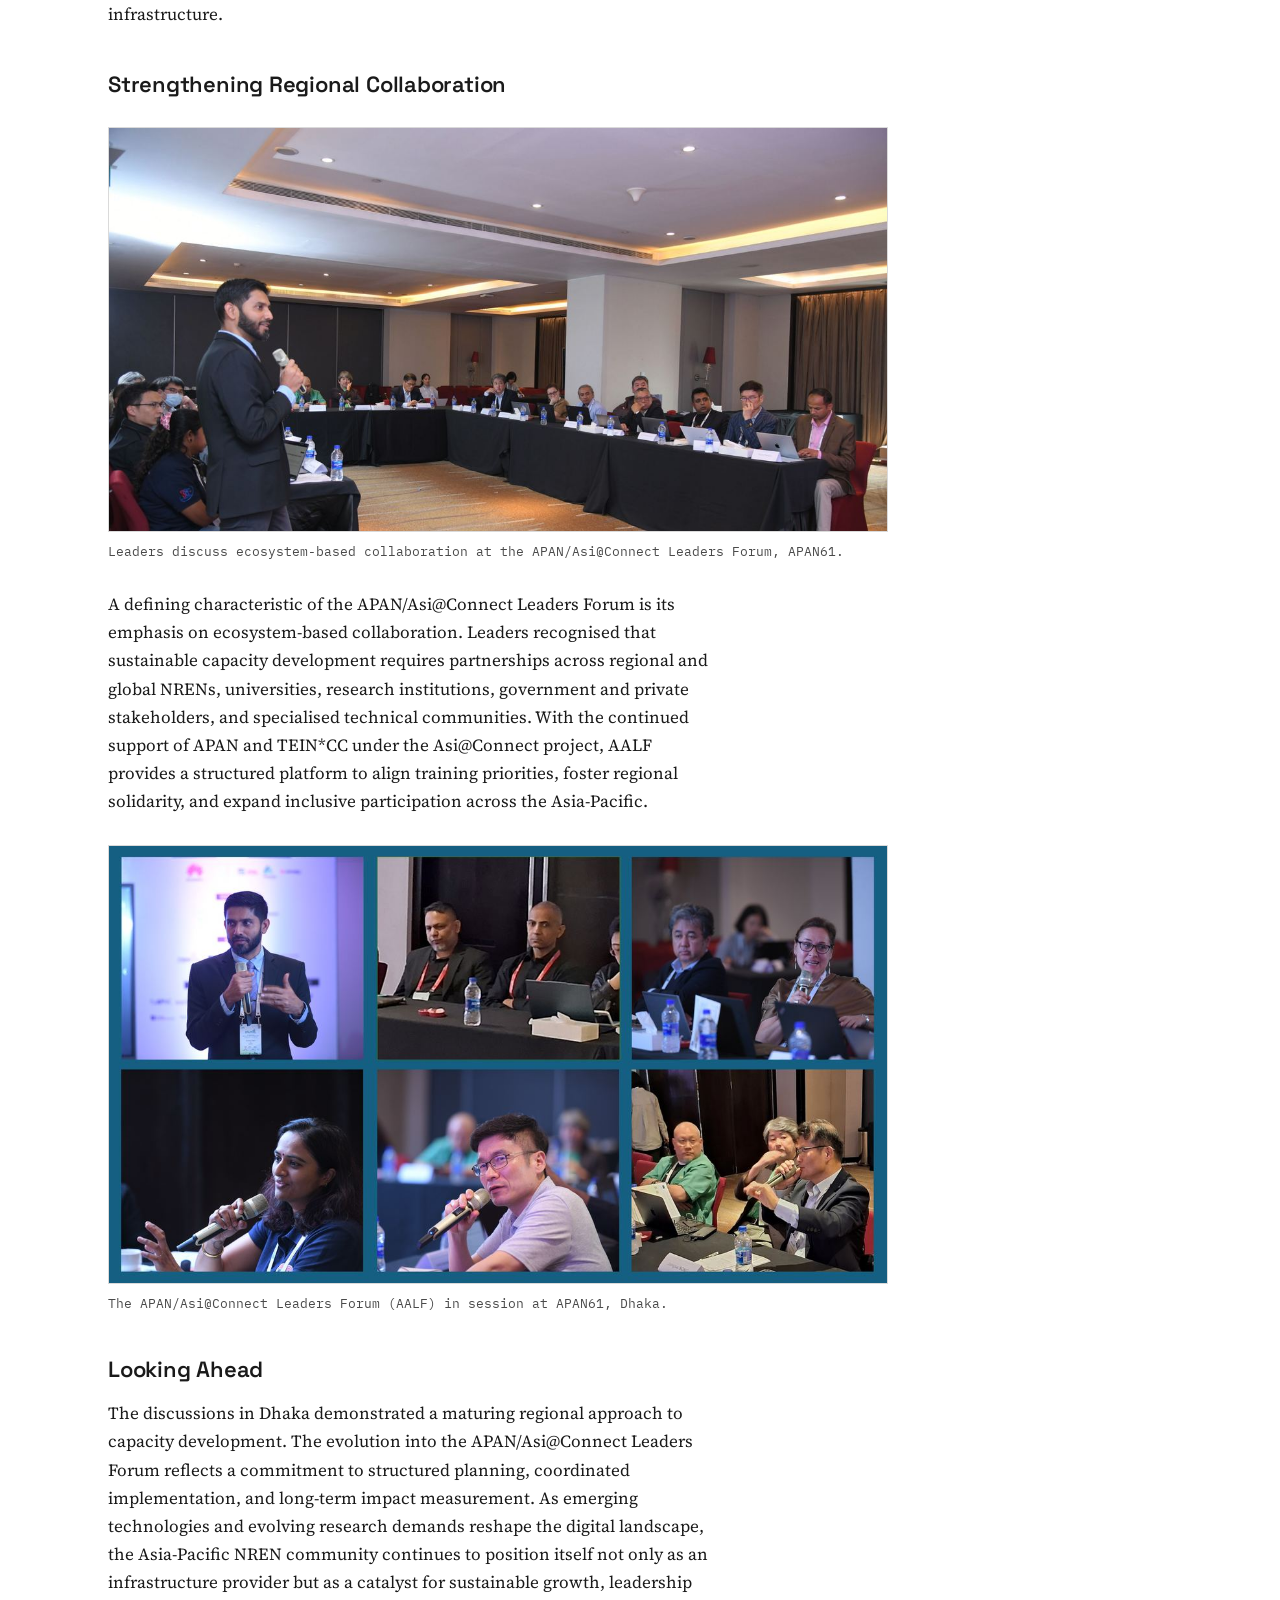
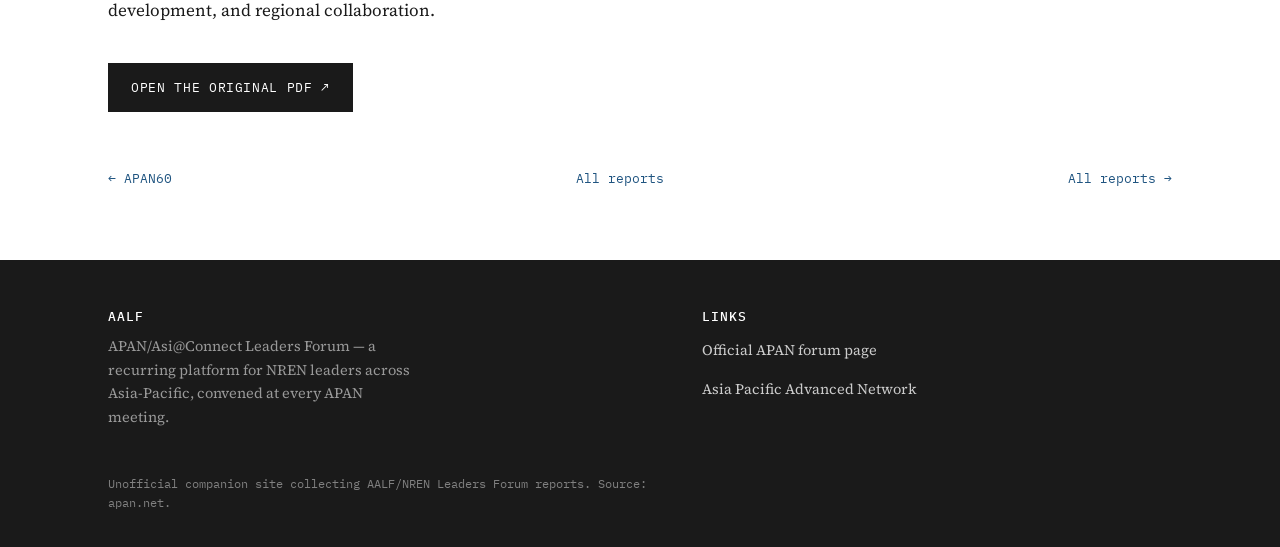
<file: reports/apan61.html>
<!DOCTYPE html>
<html lang="en">
<head>
<meta charset="UTF-8">
<meta name="viewport" content="width=device-width, initial-scale=1.0">
<title>APAN61 — Advancing Regional Capacity: the APAN/Asi@Connect Leaders Forum — AALF</title>
<meta name="description" content="APAN61 report — the forum is renamed the APAN/Asi@Connect Leaders Forum (AALF).">
<link rel="preconnect" href="https://fonts.googleapis.com">
<link rel="preconnect" href="https://fonts.gstatic.com" crossorigin>
<link href="https://fonts.googleapis.com/css2?family=Space+Grotesk:wght@500;600;700&family=Source+Serif+4:ital,wght@0,400;0,600;1,400&family=IBM+Plex+Mono:wght@400;500&display=swap" rel="stylesheet">
<link rel="stylesheet" href="../assets/css/style.css">
</head>
<body>

<header class="site-header">
  <div class="wrap">
    <a class="brand" href="../index.html">AALF <span>/</span> APAN Asi@Connect</a>
    <nav class="nav">
      <a href="../index.html#overview">Overview</a>
      <a href="../index.html#objectives">Objectives</a>
      <a href="../index.html#reports" class="active">Reports</a>
      <a href="../index.html#contact">Contact</a>
    </nav>
  </div>
</header>

<section class="report-hero">
  <div class="wrap">
    <div class="eyebrow">Forum record · APAN61</div>
    <h1>APAN61 — Advancing Regional Capacity: the APAN/Asi@Connect Leaders Forum</h1>
  </div>
</section>

<div class="wrap" style="padding:0 28px; margin-top: -1px;">
  <div class="timeline">
    <a class="node" href="apan56.html"><span class="num">APAN56</span><span class="place">Colombo</span></a>
    <a class="node" href="apan57.html"><span class="num">APAN57</span><span class="place">Report summary</span></a>
    <a class="node" href="apan58.html"><span class="num">APAN58</span><span class="place">Forum continues</span></a>
    <a class="node" href="apan59.html"><span class="num">APAN59</span><span class="place">Forum continues</span></a>
    <a class="node" href="apan60.html"><span class="num">APAN60</span><span class="place">NREN Leaders Forum</span></a>
    <a class="node current" href="apan61.html"><span class="num">APAN61</span><span class="place">Renamed AALF</span></a>
  </div>
</div>

<section class="report-body">
  <div class="wrap">
    <p class="lede">Advancing Regional Capacity: Highlights from the APAN/Asi@Connect Leaders Forum at APAN61.</p>

    <p>The 6th APAN/Asi@Connect Leaders Forum (AALF), held alongside APAN61 in Dhaka, marked a significant milestone in the continued evolution of regional capacity development efforts across the Asia-Pacific. The transition from the Asia Pacific Advanced Network (APAN) NREN Leaders Forum to the APAN/Asi@Connect Leaders Forum reflects a deeper alignment between APAN and the Asi@Connect programme, strengthening coordination and long-term vision for sustainable impact.</p>
    <p>Supported by TEIN*CC under the Asi@Connect project and APAN, the Forum convened leaders from National Research and Education Networks (NRENs), APAN, and regional partners to review progress, examine emerging priorities, and shape a more structured approach for the next phase of regional collaboration.</p>

    <h3>APAN Capacity Development Vision: Building People, Collaboration, and Regional Impact</h3>
    <p>The Forum opened with a presentation by Liana Jacinta, APAN's General Manager, who outlined APAN's evolving vision for capacity development. Her presentation emphasised that the region is moving "from infrastructure to impact." While networks and data centres remain foundational, the real value of APAN lies in strengthening people and collaboration. Working Groups, Special Interest Groups, fellowships, mentorship initiatives, and research conferences were highlighted as mechanisms for long-term engagement rather than isolated activities.</p>
    <figure class="report-figure">
      <img src="../assets/img/reports/apan61/01-jacinta.jpg" alt="Liana Jacinta, APAN's General Manager, presenting at APAN61">
      <figcaption>Liana Jacinta, APAN's General Manager, shares APAN's evolving vision for capacity development.</figcaption>
    </figure>
    <p>The APAN framework demonstrates how capacity development is embedded within the broader APAN ecosystem, enabling mentorship, peer learning, and leadership development through sustained participation in technical and thematic communities. The message was clear: technical training must be integrated with community-building and leadership pathways to generate measurable regional impact.</p>

    <h3>Asi@Connect Capacity Development Approach: From Ad Hoc Training to Structured Framework</h3>
    <p>Building on this vision, Rajan Parajuli, Executive Director of NREN (Nepal Research and Education Network) and Chair of the Capacity Building Task Force of the Asi@Connect project, presented the Asi@Connect Capacity Development Approach under Project Phase 2. He shared insights from regional consultations indicating strong demand for cybersecurity, cloud infrastructure, federated identity services, artificial intelligence, and high-performance computing, while also emphasising the need to strengthen organisational capacities — including governance, sustainability planning, financial management, and leadership development.</p>
    <figure class="report-figure">
      <img src="../assets/img/reports/apan61/02-parajuli.jpg" alt="Dr. Rajan Parajuli presenting the Asi@Connect Capacity Development Approach at APAN61">
      <figcaption>Dr. Rajan Parajuli, Chair of the Capacity Building Task Force of the Asi@Connect project, presents the Asi@Connect Capacity Development Approach under Project Phase 2.</figcaption>
    </figure>
    <p>The Phase 2 approach aims to ensure that capacity development is strategic, measurable, and sustainable, rather than reactive.</p>

    <h3>Regional Priorities and Shared Challenges</h3>
    <p>The discussions that followed reflected realities across the Asia-Pacific region. Many NRENs face similar challenges, including limited training budgets, operational pressures, and uneven access to specialised expertise. Leaders explored collaborative solutions, including train-the-trainer models, blended and online learning formats, mentoring arrangements, and enhanced coordination between mature and emerging networks. There was strong agreement that capacity building must balance technical excellence with organisational resilience — the Forum reinforced that strengthening leadership and governance is as important as strengthening network infrastructure.</p>

    <h3>Strengthening Regional Collaboration</h3>
    <figure class="report-figure">
      <img src="../assets/img/reports/apan61/03-collab.jpg" alt="APAN61 forum session on regional collaboration">
      <figcaption>Leaders discuss ecosystem-based collaboration at the APAN/Asi@Connect Leaders Forum, APAN61.</figcaption>
    </figure>
    <p>A defining characteristic of the APAN/Asi@Connect Leaders Forum is its emphasis on ecosystem-based collaboration. Leaders recognised that sustainable capacity development requires partnerships across regional and global NRENs, universities, research institutions, government and private stakeholders, and specialised technical communities. With the continued support of APAN and TEIN*CC under the Asi@Connect project, AALF provides a structured platform to align training priorities, foster regional solidarity, and expand inclusive participation across the Asia-Pacific.</p>

    <figure class="report-figure">
      <img src="../assets/img/reports/apan61/04-forum.jpg" alt="APAN/Asi@Connect Leaders Forum in session at APAN61, Dhaka">
      <figcaption>The APAN/Asi@Connect Leaders Forum (AALF) in session at APAN61, Dhaka.</figcaption>
    </figure>

    <h3>Looking Ahead</h3>
    <p>The discussions in Dhaka demonstrated a maturing regional approach to capacity development. The evolution into the APAN/Asi@Connect Leaders Forum reflects a commitment to structured planning, coordinated implementation, and long-term impact measurement. As emerging technologies and evolving research demands reshape the digital landscape, the Asia-Pacific NREN community continues to position itself not only as an infrastructure provider but as a catalyst for sustainable growth, leadership development, and regional collaboration.</p>

    <a class="pdf-cta" href="https://apan.net/wp-content/uploads/2026/07/Article-_-APAN61-Advancing-Regional-Capacity_-Highlights-from-the-APAN_Asi@Connect-Leaders-Forum-1.pdf" target="_blank" rel="noopener">Open the original PDF ↗</a>
  </div>
</section>

<div class="wrap">
  <div class="report-nav">
    <a href="apan60.html" class="">← APAN60</a>
    <a href="../index.html#reports">All reports</a>
    <a href="../index.html#reports" class="">All reports →</a>
  </div>
</div>

<footer>
  <div class="wrap">
    <div>
      <h4>AALF</h4>
      <p style="max-width:38ch; margin-top:10px;">APAN/Asi@Connect Leaders Forum — a recurring platform
      for NREN leaders across Asia-Pacific, convened at every APAN meeting.</p>
    </div>
    <div>
      <h4>Links</h4>
      <p><a href="https://apan.net/apan-asiaconnect-leaders-forum/" target="_blank" rel="noopener">Official APAN forum page</a></p>
      <p><a href="https://apan.net/" target="_blank" rel="noopener">Asia Pacific Advanced Network</a></p>
    </div>
  </div>
  <div class="wrap fine">Unofficial companion site collecting AALF/NREN Leaders Forum reports. Source: apan.net.</div>
</footer>

</body>
</html>
</file>
<file: assets/css/style.css>
/* ==========================================================================
   APAN/Asi@Connect Leaders Forum (AALF) — design tokens
   Display: Space Grotesk (geometric, network/infra feel)
   Body:    Source Serif 4 (readable, editorial contrast to the display face)
   Utility: IBM Plex Mono (labels, coordinates, dates — "system" voice)
   ========================================================================== */

:root {
  --ink:        #1A1A1A;
  --paper:      #FFFFFF;
  --paper-dim:  #F2F2F2;
  --night:      #1A1A1A;
  --night-2:    #262626;
  --line:       #DADADA;
  --line-dark:  #3A3A3A;
  --teal:       #2C6FAD;
  --teal-dim:   #1F5480;
  --gray:       #4A4A4A;
  --logo-orange:  #E8792C;
  --logo-magenta: #C8348F;
  --white:      #FFFFFF;

  --font-display: "Space Grotesk", "Helvetica Neue", Arial, sans-serif;
  --font-body:    "Source Serif 4", Georgia, "Times New Roman", serif;
  --font-mono:    "IBM Plex Mono", ui-monospace, Menlo, monospace;

  --max: 1120px;
}

* { box-sizing: border-box; }
html { scroll-behavior: smooth; }

body {
  margin: 0;
  background: var(--paper);
  color: var(--ink);
  font-family: var(--font-body);
  font-size: 17px;
  line-height: 1.65;
}

@media (prefers-reduced-motion: reduce) {
  html { scroll-behavior: auto; }
  * { animation-duration: 0.001ms !important; animation-iteration-count: 1 !important; transition-duration: 0.001ms !important; }
}

h1, h2, h3, h4 {
  font-family: var(--font-display);
  font-weight: 600;
  letter-spacing: -0.01em;
  line-height: 1.15;
  margin: 0 0 0.5em;
  color: var(--ink);
}

a { color: var(--teal-dim); }
a:hover { color: var(--teal); }

.wrap {
  max-width: var(--max);
  margin: 0 auto;
  padding: 0 28px;
}

.eyebrow {
  font-family: var(--font-mono);
  font-size: 12.5px;
  letter-spacing: 0.14em;
  text-transform: uppercase;
  color: var(--teal-dim);
}

/* ---------- Header ---------- */
.site-header {
  position: sticky;
  top: 0;
  z-index: 40;
  background: rgba(26, 26, 26, 0.92);
  backdrop-filter: blur(8px);
  border-bottom: 1px solid var(--line-dark);
}
.site-header .wrap {
  display: flex;
  align-items: center;
  justify-content: space-between;
  height: 64px;
}
.brand {
  font-family: var(--font-display);
  font-weight: 600;
  font-size: 16px;
  color: var(--white);
  text-decoration: none;
  letter-spacing: -0.01em;
}
/* Orange→magenta is the logo's swoosh accent — reserved for this one mark, nowhere else on the site */
.brand span {
  background: linear-gradient(90deg, var(--logo-orange), var(--logo-magenta));
  -webkit-background-clip: text;
  background-clip: text;
  color: transparent;
}
.nav {
  display: flex;
  gap: 26px;
  align-items: center;
}
.nav a {
  font-family: var(--font-mono);
  font-size: 12.5px;
  letter-spacing: 0.06em;
  text-transform: uppercase;
  color: rgba(255,255,255,0.8);
  text-decoration: none;
  border-bottom: 1px solid transparent;
  padding-bottom: 3px;
}
.nav a:hover, .nav a.active {
  color: var(--white);
  border-bottom-color: rgba(255,255,255,0.7);
}

/* ---------- Hero ---------- */
.hero {
  position: relative;
  overflow: hidden;
  display: flex;
  align-items: center;
  min-height: 420px;
  /* Dark charcoal wash + your photo — the gradient is what fixes the legibility problem */
  background:
    linear-gradient(180deg, rgba(26,26,26,0.72), rgba(26,26,26,0.6)),
    url('../img/banner.png') center center / cover no-repeat;
}
.hero::before,
.hero::after {
  content: "";
  position: absolute;
  inset: auto;
  border-radius: 50%;
  filter: blur(70px);
  opacity: 0.45;
  pointer-events: none;
  z-index: 1;
  animation: blobDrift 18s ease-in-out infinite alternate;
}
.hero::before {
  width: 420px;
  height: 420px;
  left: -80px;
  top: -80px;
  background: radial-gradient(circle at 30% 30%, rgba(44,111,173,0.85), rgba(44,111,173,0.15) 40%, transparent 70%);
}
.hero::after {
  width: 480px;
  height: 480px;
  right: -100px;
  bottom: -110px;
  background: radial-gradient(circle at 30% 30%, rgba(31,84,128,0.75), rgba(26,26,26,0.2) 38%, transparent 70%);
  animation-delay: 2s;
}
.hero-net {
  display: none;
}
.hero .wrap {
  position: relative;
  z-index: 2;
  width: 100%;
  padding-top: 48px;
  padding-bottom: 48px;
}
.hero-tag {
  font-family: var(--font-mono);
  font-size: 12px;
  letter-spacing: 0.14em;
  text-transform: uppercase;
  color: rgba(255,255,255,0.95);
  margin-bottom: 16px;
  text-shadow: 0 2px 10px rgba(0,0,0,0.5);
}
.hero h1 {
  font-size: clamp(34px, 4.3vw, 70px);
  color: var(--white);
  max-width: 16ch;
  line-height: 0.96;
  text-shadow: 0 3px 18px rgba(0,0,0,0.5);
}
.hero-sub {
  font-family: var(--font-body);
  font-style: italic;
  font-size: 18px;
  color: rgba(255,255,255,0.95);
  max-width: 42ch;
  margin-top: 18px;
  text-shadow: 0 2px 12px rgba(0,0,0,0.5);
}
.hero-meta {
  margin-top: 28px;
  display: flex;
  gap: 18px 28px;
  flex-wrap: wrap;
  font-family: var(--font-mono);
  font-size: 12px;
  color: rgba(255,255,255,0.9);
}
.hero-meta strong {
  color: var(--white);
  display: block;
  font-size: 12px;
  margin-bottom: 4px;
  text-shadow: 0 1px 6px rgba(0,0,0,0.5);
}

@keyframes blobDrift {
  0% { transform: translate3d(0, 0, 0) scale(0.9); }
  50% { transform: translate3d(30px, -20px, 0) scale(1.08); }
  100% { transform: translate3d(-25px, 25px, 0) scale(1.16); }
}

@media (max-width: 720px) {
  .hero { min-height: 340px; }
  .hero .wrap { padding-top: 34px; padding-bottom: 34px; }
  .hero-tag, .hero-meta { letter-spacing: 0.08em; }
  .hero-sub { font-size: 16px; }
}

/* ---------- Sections ---------- */
section { padding: 68px 0; }
section.alt { background: var(--paper-dim); }
.section-head { margin-bottom: 34px; max-width: 60ch; }
.section-head h2 { font-size: 30px; }
.section-head p { color: var(--gray); }

.grid-2 { display: grid; grid-template-columns: 1.1fr 0.9fr; gap: 48px; }
.grid-3 { display: grid; grid-template-columns: repeat(3, 1fr); gap: 24px; }
@media (max-width: 860px) {
  .grid-2 { grid-template-columns: 1fr; }
  .grid-3 { grid-template-columns: 1fr; }
}

.card {
  background: var(--white);
  border: 1px solid var(--line);
  padding: 26px 24px;
}
.card h3 { font-size: 17px; margin-bottom: 10px; }
.card p { font-size: 15.5px; color: var(--gray); margin: 0; }

ul.check { list-style: none; margin: 0; padding: 0; }
ul.check li {
  padding-left: 26px;
  position: relative;
  margin-bottom: 14px;
  color: var(--gray);
}
ul.check li::before {
  content: "";
  position: absolute;
  left: 0; top: 8px;
  width: 8px; height: 8px;
  background: var(--teal-dim);
}

/* ---------- Gallery ---------- */
.grid-gallery {
  display: grid;
  grid-template-columns: repeat(5, 1fr);
  gap: 14px;
}
.grid-gallery img {
  width: 100%;
  height: 160px;
  object-fit: cover;
  border: 1px solid var(--line);
  display: block;
}
@media (max-width: 860px) {
  .grid-gallery { grid-template-columns: repeat(2, 1fr); }
}

/* ---------- Report cards (homepage forum-history grid) ---------- */
.report-grid {
  display: grid;
  grid-template-columns: repeat(6, 1fr);
  gap: 14px;
}
.report-card {
  position: relative;
  display: flex;
  flex-direction: column;
  gap: 12px;
  min-height: 128px;
  padding: 22px 18px 18px;
  background: var(--white);
  border: 1px solid var(--line);
  border-top: 3px solid var(--line);
  text-decoration: none;
  transition: transform 0.2s ease, border-color 0.2s ease, box-shadow 0.2s ease;
}
.report-card-num {
  font-family: var(--font-mono);
  font-size: 12.5px;
  letter-spacing: 0.08em;
  color: var(--teal-dim);
}
.report-card-place {
  font-family: var(--font-display);
  font-weight: 600;
  font-size: 16px;
  line-height: 1.28;
  color: var(--ink);
}
.report-card-go {
  margin-top: auto;
  font-family: var(--font-mono);
  font-size: 11px;
  letter-spacing: 0.05em;
  text-transform: uppercase;
  color: var(--gray);
  opacity: 0;
  transform: translateX(-4px);
  transition: opacity 0.2s ease, transform 0.2s ease, color 0.2s ease;
}
.report-card:hover {
  transform: translateY(-5px);
  border-top-color: var(--teal-dim);
  border-color: var(--teal-dim);
  box-shadow: 0 16px 30px rgba(31, 84, 128, 0.14);
}
.report-card:hover .report-card-go {
  opacity: 1;
  transform: translateX(0);
  color: var(--teal-dim);
}
@media (max-width: 860px) {
  .report-grid { grid-template-columns: repeat(3, 1fr); }
}
@media (max-width: 560px) {
  .report-grid { grid-template-columns: repeat(2, 1fr); }
}

/* ---------- Timeline (report index / node strip) ---------- */
.timeline {
  display: flex;
  overflow-x: auto;
  gap: 0;
  border-top: 1px solid var(--line);
  border-bottom: 1px solid var(--line);
  padding: 0;
  margin: 0 0 8px;
}
.timeline a.node {
  flex: 1 0 150px;
  padding: 22px 18px;
  text-decoration: none;
  border-right: 1px solid var(--line);
  position: relative;
}
.timeline a.node:last-child { border-right: none; }
.timeline a.node .num {
  font-family: var(--font-mono);
  font-size: 12px;
  color: var(--teal-dim);
  display: block;
  margin-bottom: 6px;
}
.timeline a.node .place {
  font-family: var(--font-display);
  font-weight: 600;
  color: var(--ink);
  font-size: 15px;
  display: block;
}
.timeline a.node.current { background: var(--night); }
.timeline a.node.current .num,
.timeline a.node.current .place { color: var(--white); }
.timeline a.node.current .num { color: var(--teal); }
.timeline a.node:hover:not(.current) { background: var(--paper-dim); }

/* ---------- Report page ---------- */
.report-hero {
  background: var(--night);
  color: var(--white);
  padding: 54px 0 40px;
}
.report-hero .eyebrow { color: var(--teal); }
.report-hero h1 { color: var(--white); font-size: clamp(28px, 4vw, 42px); }
.report-body { padding: 54px 0 30px; }
.report-body .lede {
  font-size: 19px;
  color: var(--gray);
  max-width: 62ch;
}
.report-body h3 {
  font-size: 22px;
  margin-top: 44px;
}
.report-body h4 {
  font-size: 16.5px;
  margin-top: 30px;
  color: var(--teal-dim);
}
.report-body p { max-width: 68ch; }
.report-body ul { max-width: 68ch; color: var(--gray); padding-left: 22px; }
.report-body ul li { margin-bottom: 8px; }

.report-figure {
  margin: 30px 0;
  max-width: 780px;
}
.report-figure img {
  width: 100%;
  display: block;
  border: 1px solid var(--line);
}
.report-figure figcaption {
  margin-top: 10px;
  font-family: var(--font-mono);
  font-size: 12.5px;
  line-height: 1.5;
  color: var(--gray);
}

.report-appendix {
  margin-top: 48px;
  border-top: 1px solid var(--line);
  padding-top: 24px;
}
.report-appendix summary {
  cursor: pointer;
  font-family: var(--font-mono);
  font-size: 13px;
  letter-spacing: 0.04em;
  text-transform: uppercase;
  color: var(--teal-dim);
}
.appendix-grid {
  display: grid;
  grid-template-columns: repeat(3, 1fr);
  gap: 14px;
  margin-top: 20px;
}
.appendix-grid img {
  width: 100%;
  border: 1px solid var(--line);
  background: var(--paper-dim);
  display: block;
}
@media (max-width: 720px) {
  .appendix-grid { grid-template-columns: repeat(2, 1fr); }
}

.pdf-cta {
  display: inline-flex;
  align-items: center;
  gap: 10px;
  margin-top: 22px;
  padding: 13px 22px;
  background: var(--ink);
  color: var(--white) !important;
  font-family: var(--font-mono);
  font-size: 13px;
  letter-spacing: 0.05em;
  text-transform: uppercase;
  text-decoration: none;
  border: 1px solid var(--ink);
}
.pdf-cta:hover { background: var(--teal-dim); border-color: var(--teal-dim); color: var(--white) !important; }

.report-nav {
  display: flex;
  justify-content: space-between;
  padding: 26px 0 70px;
  font-family: var(--font-mono);
  font-size: 13px;
}
.report-nav a { text-decoration: none; }
.report-nav .disabled { color: #999999; pointer-events: none; }

/* ---------- Footer ---------- */
footer {
  background: var(--night);
  color: #999999;
  padding: 50px 0 34px;
  font-size: 14.5px;
}
footer .wrap { display: grid; grid-template-columns: 1.2fr 1fr; gap: 30px; }
footer h4 { color: var(--white); font-size: 13px; text-transform: uppercase; letter-spacing: 0.08em; font-family: var(--font-mono); font-weight: 500;}
footer a { color: #CCCCCC; text-decoration: none; }
footer a:hover { color: var(--teal); }
footer .fine { margin-top: 30px; font-family: var(--font-mono); font-size: 11.5px; color: #808080; }
@media (max-width: 700px) { footer .wrap { grid-template-columns: 1fr; } .nav { gap: 16px; } }

.btn-ghost {
  display: inline-block;
  margin-top: 6px;
  font-family: var(--font-mono);
  font-size: 12.5px;
  text-transform: uppercase;
  letter-spacing: 0.06em;
  color: var(--teal);
  text-decoration: none;
  border-bottom: 1px solid var(--teal-dim);
}
</file>
